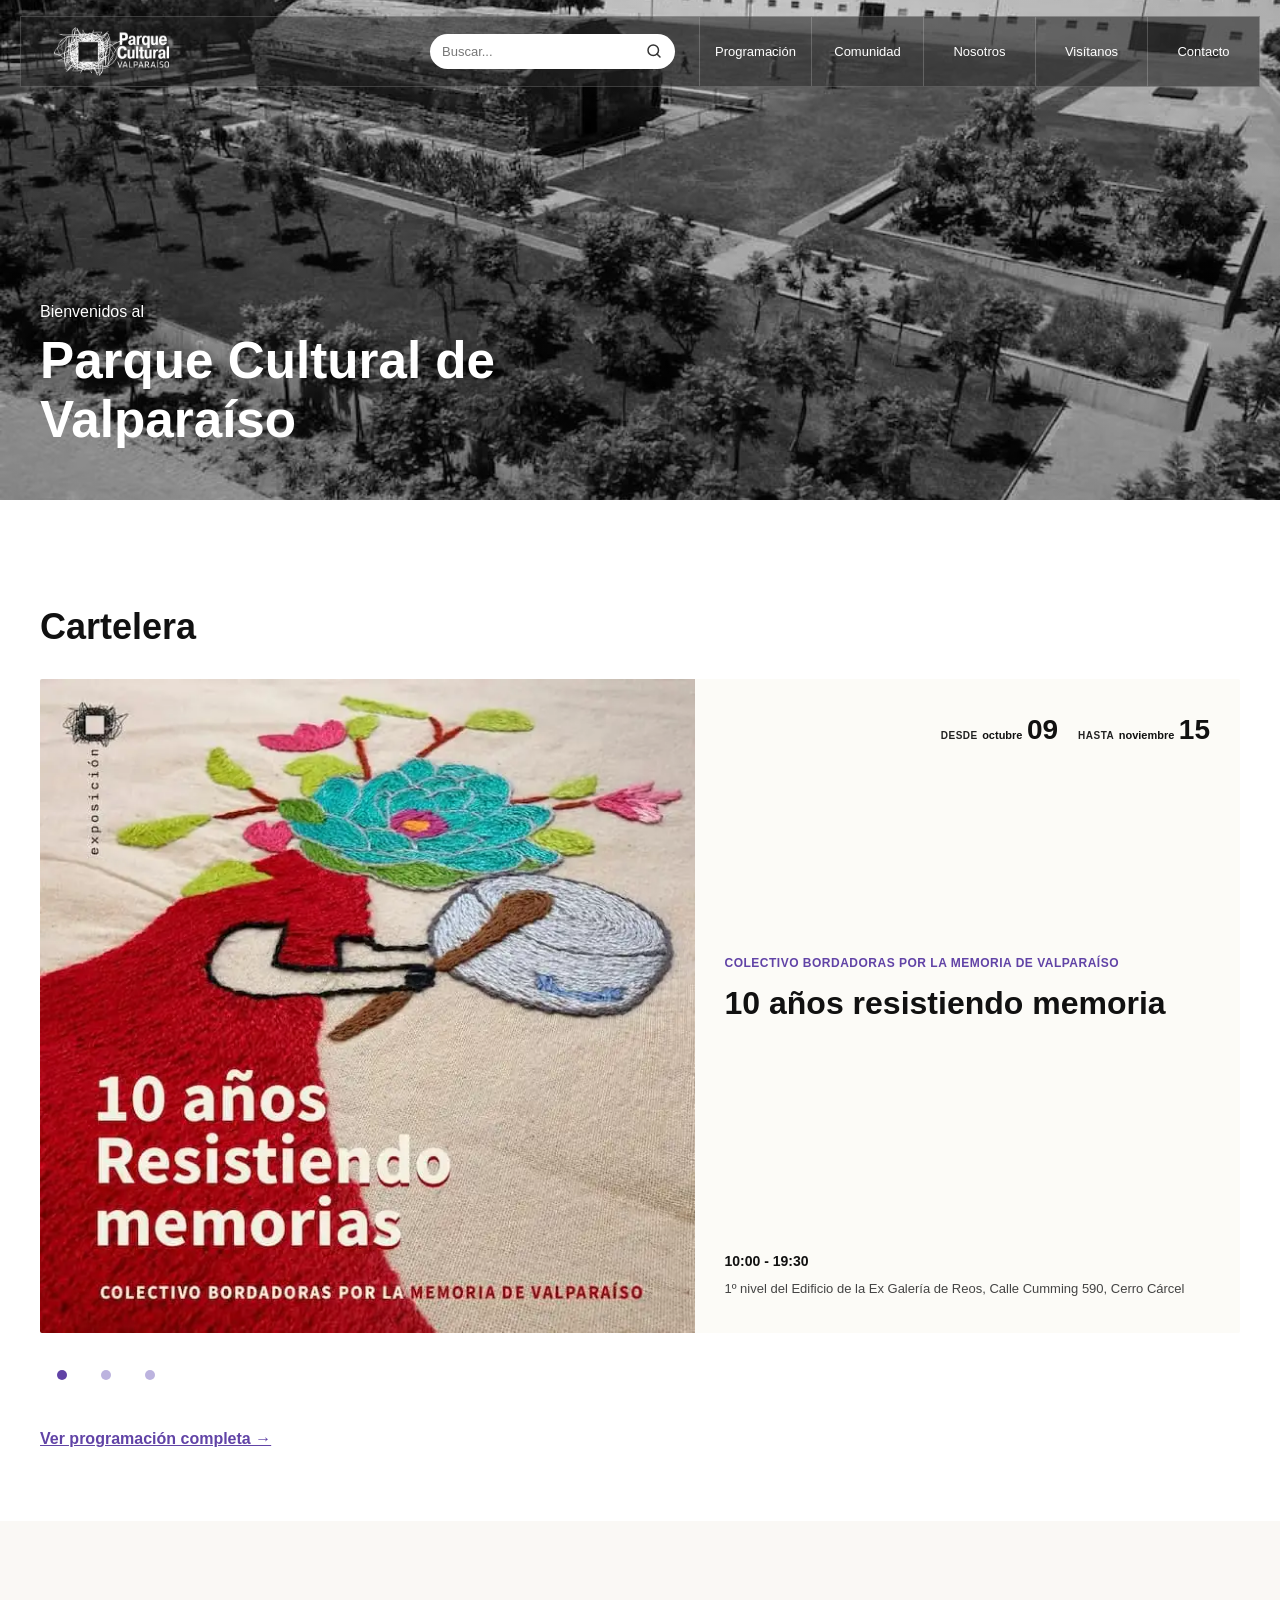
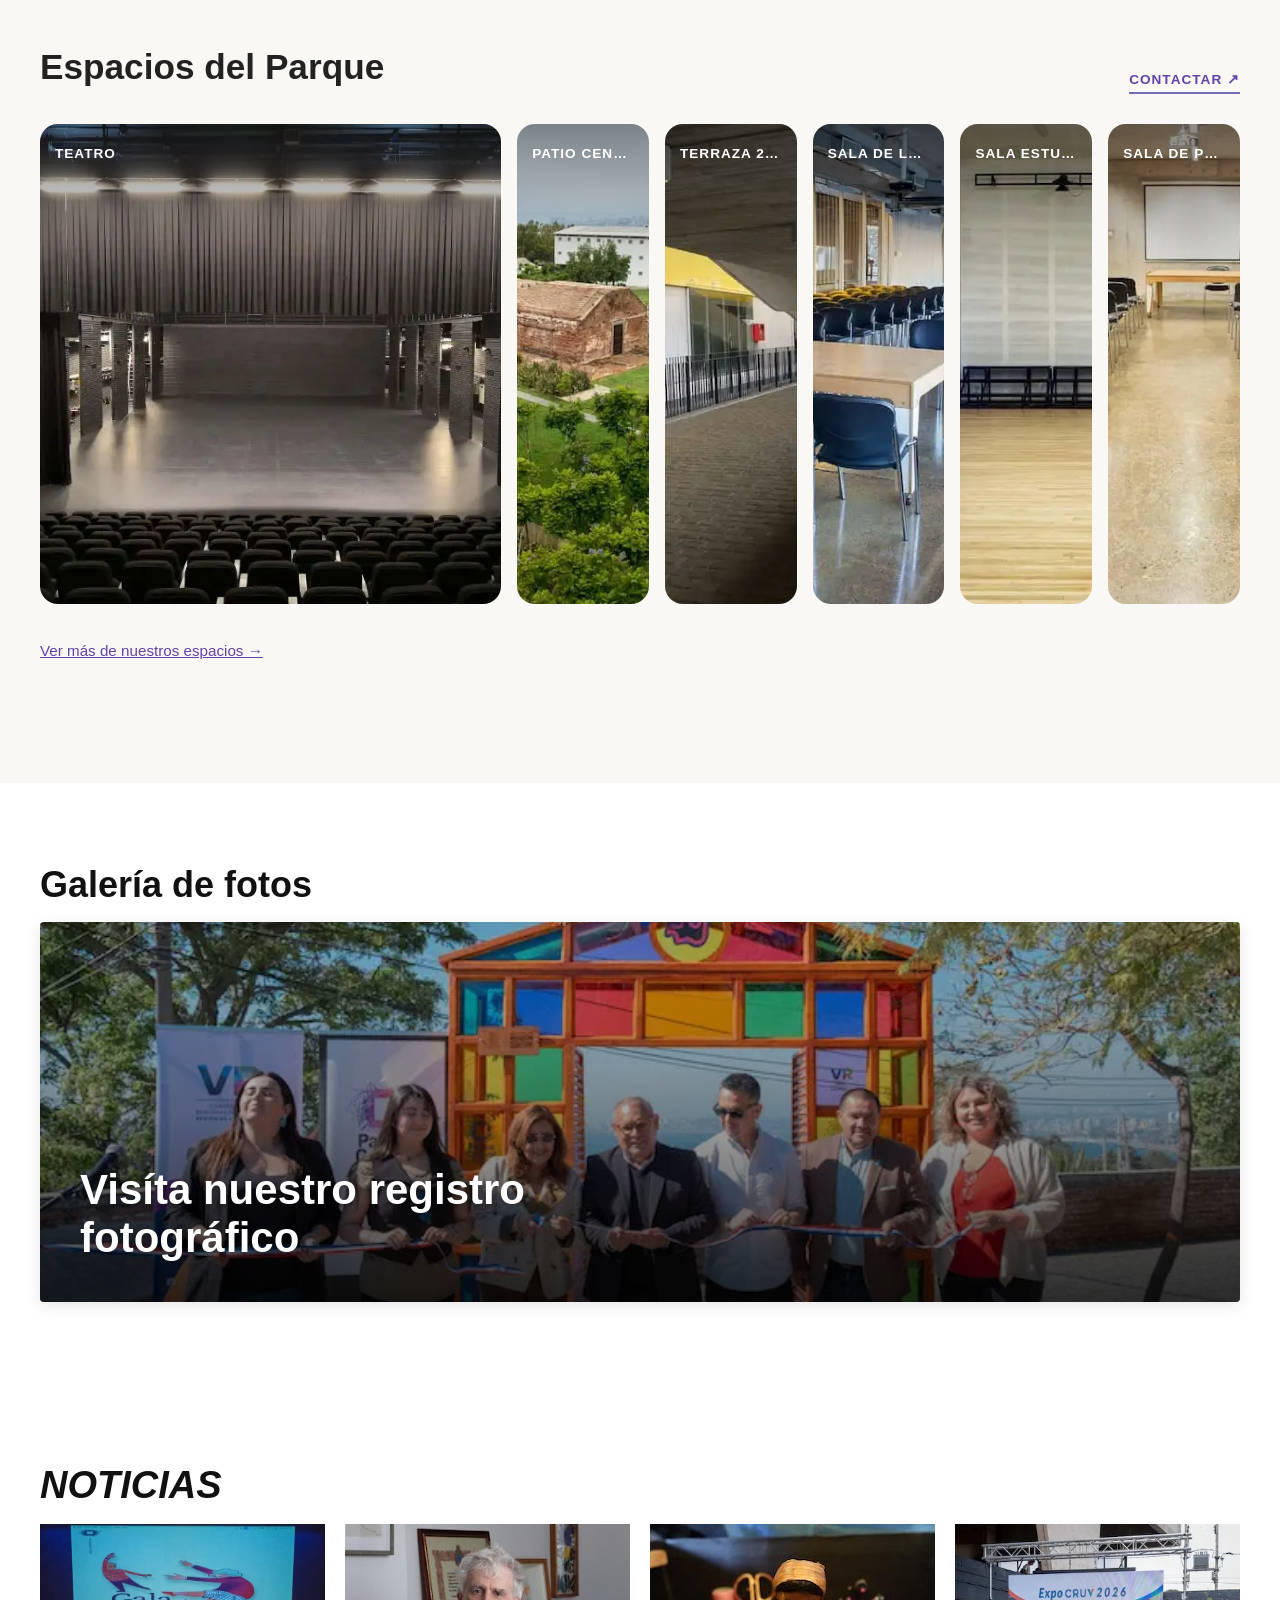
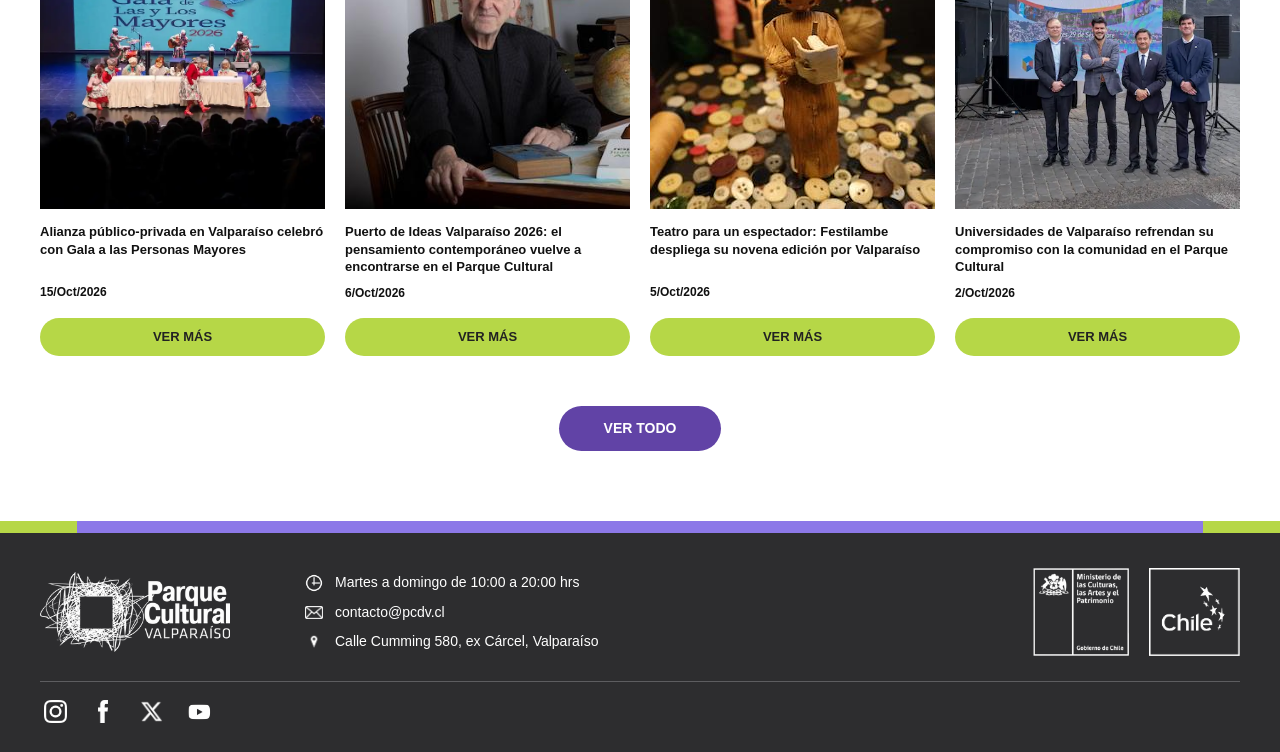
<file: index.html>
<!DOCTYPE html>
<html lang="es">

<head>
    <meta charset="UTF-8">
    <meta name="viewport" content="width=device-width, initial-scale=1.0">

    <meta name="description"
        content="Conoce las actividades, espacios y servicios del Parque Cultural de Valparaíso.">

    <title>Inicio | Parque Cultural de Valparaíso</title>

    <link rel="stylesheet" href="css/estilos.css">
    <script src="js/main.js" defer></script>
</head>

<body>

    <!-- HEADER Y PORTADA -->

    <div class="portada">

        <header class="header">

            <div class="header-contenido">

                <!-- LOGOTIPO -->

                <a href="index.html" class="logo"
                   aria-label="Parque Cultural de Valparaíso, ir al inicio">

                    <img
                        src="assets/imagenes/logo-parque-cultural.png"
                        alt="Parque Cultural de Valparaíso"
                        width="145"
                        height="61"
                    >

                </a>

                <!-- BUSCADOR -->

                <form class="buscador" role="search">

                    <label for="buscar" class="visualmente-oculto">
                        Buscar en el sitio
                    </label>

                    <input
                        type="search"
                        id="buscar"
                        name="q"
                        placeholder="Buscar..."
                    >

                    <button type="submit" aria-label="Buscar">
                        <svg
                            width="18"
                            height="18"
                            viewBox="0 0 24 24"
                            fill="none"
                            stroke="currentColor"
                            stroke-width="2"
                            stroke-linecap="round"
                            aria-hidden="true"
                        >
                            <circle cx="11" cy="11" r="7"></circle>
                            <path d="m20 20-4-4"></path>
                        </svg>
                    </button>

                </form>

                <!-- BOTÓN PARA MÓVILES -->

                <button
                    class="menu-toggle"
                    type="button"
                    aria-label="Abrir menú"
                    aria-expanded="false"
                    aria-controls="menu-principal"
                >
                    <span></span>
                    <span></span>
                    <span></span>
                </button>

                <!-- NAVEGACIÓN -->

                <nav
                    class="navegacion"
                    id="menu-principal"
                    aria-label="Navegación principal"
                >

                    <ul class="menu">

                        <li>
                            <a href="cartelera.html">
                                Programación
                            </a>
                        </li>

                        <li>
                            <a href="comunidad.html">
                                Comunidad
                            </a>
                        </li>

                        <li>
                            <a href="nosotros.html">
                                Nosotros
                            </a>
                        </li>

                        <li>
                            <a href="visita.html">
                                Visítanos
                            </a>
                        </li>

                        <li>
                            <a href="contacto.html">
                                Contacto
                            </a>
                        </li>

                    </ul>

                </nav>

            </div>

        </header>

        <!-- IMAGEN DE PORTADA -->

        <section class="hero" aria-labelledby="titulo-portada">

            <img
                src="assets/imagenes/portada-inicio.webp"
                alt="Imagen aerea del Parque Cultural de Valparaíso"
                class="hero-imagen"
                width="1600"
                height="900"
            >

            <div class="hero-contenido">

                <p class="hero-etiqueta">Bienvenidos al</p>

                <h1 id="titulo-portada">
                    Parque Cultural de Valparaíso
                </h1>

            </div>

        </section>

    </div>

    <!-- CONTENIDO PRINCIPAL -->

    <main>

      <!-- =====================================
             SECCIÓN: CARTELERA DESTACADA (HOME)
             ===================================== -->
        <!-- =====================================
             SECCIÓN: CARTELERA DESTACADA (HOME)
             ===================================== -->
        <section class="home-cartelera-destacada">

            <div class="contenedor">

                <h2>Cartelera</h2>

                <!-- CONTENEDOR DEL CARRUSEL -->
                <div class="carrusel-contenedor">

                    <!-- DIAPOSITIVA 1 (Activa por defecto) -->
                    <article class="cartelera-banner activa">
                        <div class="cartelera-banner-imagen">
                            <img src="assets/imagenes/10-anos-resistiendo-memoria.webp" alt="10 años Resistiendo memorias" loading="lazy">
                        </div>
                        <div class="cartelera-banner-info">
                            <div class="cartelera-fechas">
                                <div class="fecha-bloque">
                                    <span class="fecha-etiqueta">DESDE</span>
                                    <span class="fecha-mes">octubre</span>
                                    <span class="fecha-numero">09</span>
                                </div>
                                <div class="fecha-bloque">
                                    <span class="fecha-etiqueta">HASTA</span>
                                    <span class="fecha-mes">noviembre</span>
                                    <span class="fecha-numero">15</span>
                                </div>
                            </div>
                            <div class="cartelera-textos">
                                <span class="cartelera-organizacion">COLECTIVO BORDADORAS POR LA MEMORIA DE VALPARAÍSO</span>
                                <h3 class="cartelera-titulo">10 años resistiendo memoria</h3>
                            </div>
                            <div class="cartelera-datos-extra">
                                <span class="cartelera-horario">10:00 - 19:30</span>
                                <p class="cartelera-ubicacion">1º nivel del Edificio de la Ex Galería de Reos, Calle Cumming 590, Cerro Cárcel</p>
                            </div>
                        </div>
                    </article>

                    <!-- DIAPOSITIVA 2 -->
                    <article class="cartelera-banner">
                        <div class="cartelera-banner-imagen">
                            <img src="assets/imagenes/contar-el-maritorio.jpg" alt="Contar el maritorio" loading="lazy">
                        </div>
                        <div class="cartelera-banner-info">
                            <div class="cartelera-fechas">
                                <div class="fecha-bloque">
                                    <span class="fecha-etiqueta">DESDE</span>
                                    <span class="fecha-mes">octubre</span>
                                    <span class="fecha-numero">03</span>
                                </div>
                                <div class="fecha-bloque">
                                    <span class="fecha-etiqueta">HASTA</span>
                                    <span class="fecha-mes">noviembre</span>
                                    <span class="fecha-numero">08</span>
                                </div>
                            </div>
                            <div class="cartelera-textos">
                                <span class="cartelera-organizacion">VIVIANA SILVA FLORES</span>
                                <h3 class="cartelera-titulo">Contar el mar(itorio)</h3>
                            </div>
                            <div class="cartelera-datos-extra">
                                <span class="cartelera-horario">10:00 - 18:30</span>
                                <p class="cartelera-ubicacion">Sala Laboratorio, Calle Cumming 590, Cerro Cárcel</p>
                            </div>
                        </div>
                    </article>

                    <!-- DIAPOSITIVA 3 -->
                    <article class="cartelera-banner">
                        <div class="cartelera-banner-imagen">
                            <img src="assets/imagenes/donde-esta-valparaiso.jpg" alt="¿Dónde está Valparaíso?" loading="lazy">
                        </div>
                        <div class="cartelera-banner-info">
                            <div class="cartelera-fechas">
                                <div class="fecha-bloque">
                                    <span class="fecha-etiqueta">DESDE</span>
                                    <span class="fecha-mes">octubre</span>
                                    <span class="fecha-numero">10</span>
                                </div>
                                <div class="fecha-bloque">
                                    <span class="fecha-etiqueta">HASTA</span>
                                    <span class="fecha-mes">noviembre</span>
                                    <span class="fecha-numero">06</span>
                                </div>
                            </div>
                            <div class="cartelera-textos">
                                <span class="cartelera-organizacion">FESTIVAL INTERNACIONAL DE FOTOGRAFÍA DE VALPARAÍSO</span>
                                <h3 class="cartelera-titulo">FIFV: ¿Dónde está Valparaíso?</h3>
                            </div>
                            <div class="cartelera-datos-extra">
                                <span class="cartelera-horario">10:00 - 19:00</span>
                                <p class="cartelera-ubicacion">Parque Cultural de Valparaíso, Calle Cumming 590, Cerro Cárcel</p>
                            </div>
                        </div>
                    </article>

                </div>

                <!-- PUNTOS DEL CARRUSEL -->
                <div class="carrusel-indicadores" aria-label="Navegación de diapositivas">
                    <button class="punto activo" aria-label="Ver exposición 1"></button>
                    <button class="punto" aria-label="Ver exposición 2"></button>
                    <button class="punto" aria-label="Ver exposición 3"></button>
                </div>

                <!-- ENLACE A PROGRAMACIÓN COMPLETA -->
                <div class="cartelera-pie">
                    <a href="cartelera.html" class="enlace-ver-programacion">
                        Ver programación completa &rarr;
                    </a>
                </div>

            </div>

        </section>

<!-- =====================================
 	SECCIÓN: ESPACIOS DEL PARQUE
 	===================================== -->
<section class="home-espacios">
	<div class="contenedor">
   	 
    	<!-- ENCABEZADO DE LA SECCIÓN -->
    	<div class="espacios-header">
        	<div class="espacios-titulos">
            
            	<h2 class="espacios-titulo">Espacios del Parque</h2>
        	</div>
        	<a href="contacto.html" class="espacios-enlace-contacto">
            	CONTACTAR ↗
        	</a>
    	</div>

    	<!-- GALERÍA EXPANDIBLE -->
    	<div class="espacios-galeria">

        	<!-- TARJETA 1 (Activa por defecto con mayor ancho) -->
        	<article class="espacio-card activa">
            	<img src="assets/imagenes/espacios-teatro.webp" alt="Teatro" loading="lazy">
            	<div class="espacio-overlay">
                	<h3 class="espacio-nombre">TEATRO</h3>
            	</div>
        	</article>

        	<!-- TARJETA 2 -->
        	<article class="espacio-card">
            	<img src="assets/imagenes/espacios-patio-central.webp" alt="Patio Central" loading="lazy">
            	<div class="espacio-overlay">
                	<h3 class="espacio-nombre">PATIO CENTRAL</h3>
            	</div>
        	</article>

        	<!-- TARJETA 3 -->
        	<article class="espacio-card">
            	<img src="assets/imagenes/espacios-terraza2dopiso.webp" alt="Terraza 2° Piso" loading="lazy">
            	<div class="espacio-overlay">
                	<h3 class="espacio-nombre">TERRAZA 2° PISO</h3>
            	</div>
        	</article>

        	<!-- TARJETA 4 -->
        	<article class="espacio-card">
            	<img src="assets/imagenes/espacios-lectura.webp" alt="Sala de Lectura" loading="lazy">
            	<div class="espacio-overlay">
                	<h3 class="espacio-nombre">SALA DE LECTURA</h3>
            	</div>
        	</article>

        	<!-- TARJETA 5 -->
        	<article class="espacio-card">
            	<img src="assets/imagenes/espacios-estudio.webp" alt="Sala Estudio" loading="lazy">
            	<div class="espacio-overlay">
                	<h3 class="espacio-nombre">SALA ESTUDIO</h3>
            	</div>
        	</article>

        	<!-- TARJETA 6 -->
        	<article class="espacio-card">
            	<img src="assets/imagenes/espacios-proyeccion.webp" alt="Sala de Proyección" loading="lazy">
            	<div class="espacio-overlay">
                	<h3 class="espacio-nombre">SALA DE PROYECCIÓN</h3>
            	</div>
        	</article>

    	</div>

		<!-- ENLACE VER MÁS ESPACIOS -->
        <div class="espacios-pie">
            <a href="espacios.html" class="enlace-ver-espacios">
                Ver más de nuestros espacios &rarr;
            </a>
        </div>

	</div>
</section>

        
        <!-- =====================================
             SECCIÓN: GALERÍA DE FOTOS 
             ===================================== -->
        <section class="home-galeria-seccion">

            <div class="contenedor">

                <h2 class="titulo-galeria-home">Galería de fotos</h2>

                <!-- BANNER INTERACTIVO CON ENLACE -->
                <a href="galeria.html" class="galeria-banner-link" aria-label="Ir a la galería de fotos">
                    
                    <div class="galeria-banner-imagen">
                        <img src="assets/imagenes/galeria-registro.webp" alt="Registro fotográfico del Parque Cultural" loading="lazy">
                    </div>

                    <!-- CAPA OSCURA Y TEXTO -->
                    <div class="galeria-banner-overlay">
                        <h3 class="galeria-banner-texto">Visíta nuestro registro fotográfico</h3>
                    </div>

                </a>

            </div>

        </section>

<!-- =====================================
             SECCIÓN: NOTICIAS
             ===================================== -->
        <section class="home-noticias">

            <div class="contenedor">

                <h2 class="titulo-noticias">NOTICIAS</h2>

                <!-- GRILLA DE 4 NOTICIAS -->
                <div class="noticias-grid">

                    <!-- NOTICIA 1 -->
                    <article class="noticia-card">
                        <div class="noticia-imagen">
                            <img src="assets/imagenes/noticia-1.webp" alt="Gala a las Personas Mayores" loading="lazy">
                        </div>
                        <div class="noticia-cuerpo">
                            <h3 class="noticia-titulo">Alianza público-privada en Valparaíso celebró con Gala a las Personas Mayores</h3>
                            <span class="noticia-fecha">15/Oct/2026</span>
                            <a href="#" class="btn-ver-mas-noticia">VER MÁS</a>
                        </div>
                    </article>

                    <!-- NOTICIA 2 -->
                    <article class="noticia-card">
                        <div class="noticia-imagen">
                            <img src="assets/imagenes/noticia-2.jpg" alt="Puerto de Ideas Valparaíso 2026" loading="lazy">
                        </div>
                        <div class="noticia-cuerpo">
                            <h3 class="noticia-titulo">Puerto de Ideas Valparaíso 2026: el pensamiento contemporáneo vuelve a encontrarse en el Parque Cultural</h3>
                            <span class="noticia-fecha">6/Oct/2026</span>
                            <a href="#" class="btn-ver-mas-noticia">VER MÁS</a>
                        </div>
                    </article>

                    <!-- NOTICIA 3 -->
                    <article class="noticia-card">
                        <div class="noticia-imagen">
                            <img src="assets/imagenes/noticia-3.jpg" alt="Festilambe" loading="lazy">
                        </div>
                        <div class="noticia-cuerpo">
                            <h3 class="noticia-titulo">Teatro para un espectador: Festilambe despliega su novena edición por Valparaíso</h3>
                            <span class="noticia-fecha">5/Oct/2026</span>
                            <a href="#" class="btn-ver-mas-noticia">VER MÁS</a>
                        </div>
                    </article>

                    <!-- NOTICIA 4 -->
                    <article class="noticia-card">
                        <div class="noticia-imagen">
                            <img src="assets/imagenes/noticia-4.webp" alt="Expo CRUV 2026" loading="lazy">
                        </div>
                        <div class="noticia-cuerpo">
                            <h3 class="noticia-titulo">Universidades de Valparaíso refrendan su compromiso con la comunidad en el Parque Cultural</h3>
                            <span class="noticia-fecha">2/Oct/2026</span>
                            <a href="#" class="btn-ver-mas-noticia">VER MÁS</a>
                        </div>
                    </article>

                </div>

                <!-- BOTÓN PRINCIPAL VER TODO -->
                <div class="noticias-pie">
                    <a href="#" class="btn-ver-todo-noticias">VER TODO</a>
                </div>

            </div>

        </section>
  
    </main>

  
<!-- =====================================
     FOOTER INSTITUCIONAL
     ===================================== -->

<footer class="footer">

    <!-- 1. Franja decorativa superior -->
    <div class="footer-franja" aria-hidden="true"></div>

    <div class="footer-contenedor">

        <!-- 2. Información principal -->
        <div class="footer-principal">

            <!-- Logo del Parque Cultural -->
            <div class="footer-marca">

                <a href="index.html"
                   aria-label="Volver al inicio del Parque Cultural">

                    <img
                        src="assets/imagenes/logo-parque-cultural.png"
                        alt="Parque Cultural de Valparaíso"
                        width="190"
                        height="80"
                    >

                </a>

            </div>

            <!-- 3. Información de contacto -->
            <div class="footer-informacion">

                <!-- Horario -->
                <div class="footer-dato">

                    <img
                        src="assets/imagenes/icono-horario.png"
                        alt=""
                        class="footer-icono-img"
                        width="18"
                        height="18"
                    >

                    <span>
                        Martes a domingo de 10:00 a 20:00 hrs
                    </span>

                </div>

                <!-- Correo -->
                <div class="footer-dato">

                    <img
                        src="assets/imagenes/icono-correo.png"
                        alt=""
                        class="footer-icono-img"
                        width="18"
                        height="18"
                    >

                    <a href="mailto:contacto@pcdv.cl">
                        contacto@pcdv.cl
                    </a>

                </div>

                <!-- Dirección -->
                <div class="footer-dato">

                    <img
                        src="assets/imagenes/icono-ubicacion.png"
                        alt=""
                        class="footer-icono-img"
                        width="18"
                        height="18"
                    >

                    <span>
                        Calle Cumming 580, ex Cárcel, Valparaíso
                    </span>

                </div>

            </div>

            <!-- 4. Logotipos institucionales -->
            <div class="footer-instituciones">

                <img
                    src="assets/imagenes/logo-ministerio.png"
                    alt="Ministerio de las Culturas, las Artes y el Patrimonio"
                    class="logo-ministerio"
                >

                <img
                    src="assets/imagenes/logo-chile.png"
                    alt="Chile"
                    class="logo-chile"
                >

            </div>

        </div>

        <!-- 5. Línea divisoria -->
        <hr class="footer-separador">

        <!-- 6. Redes sociales -->
        <nav class="footer-redes" aria-label="Redes sociales">

            <a
                href="https://www.instagram.com/parqueculturaldevalparaiso/"
                aria-label="Instagram del Parque Cultural"
            >
                <img
                    src="assets/imagenes/icono-instagram.png"
                    alt=""
                    class="footer-red-icono"
                >
            </a>

            <a
                href="https://www.facebook.com/parqueculturaldevalparaiso/"
                aria-label="Facebook del Parque Cultural"
            >
                <img
                    src="assets/imagenes/icono-facebook.png"
                    alt=""
                    class="footer-red-icono"
                >
            </a>

            <a
                href="https://x.com/parquecultural"
                aria-label="X del Parque Cultural"
            >
                <img
                    src="assets/imagenes/icono-x.png"
                    alt=""
                    class="footer-red-icono"
                >
            </a>

            <a
                href="https://www.youtube.com/user/comunicacionesPCdV"
                aria-label="YouTube del Parque Cultural"
            >
                <img
                    src="assets/imagenes/icono-youtube.png"
                    alt=""
                    class="footer-red-icono"
                >
            </a>

        </nav>

    </div>

</footer>
  


</body>
</html>
</file>
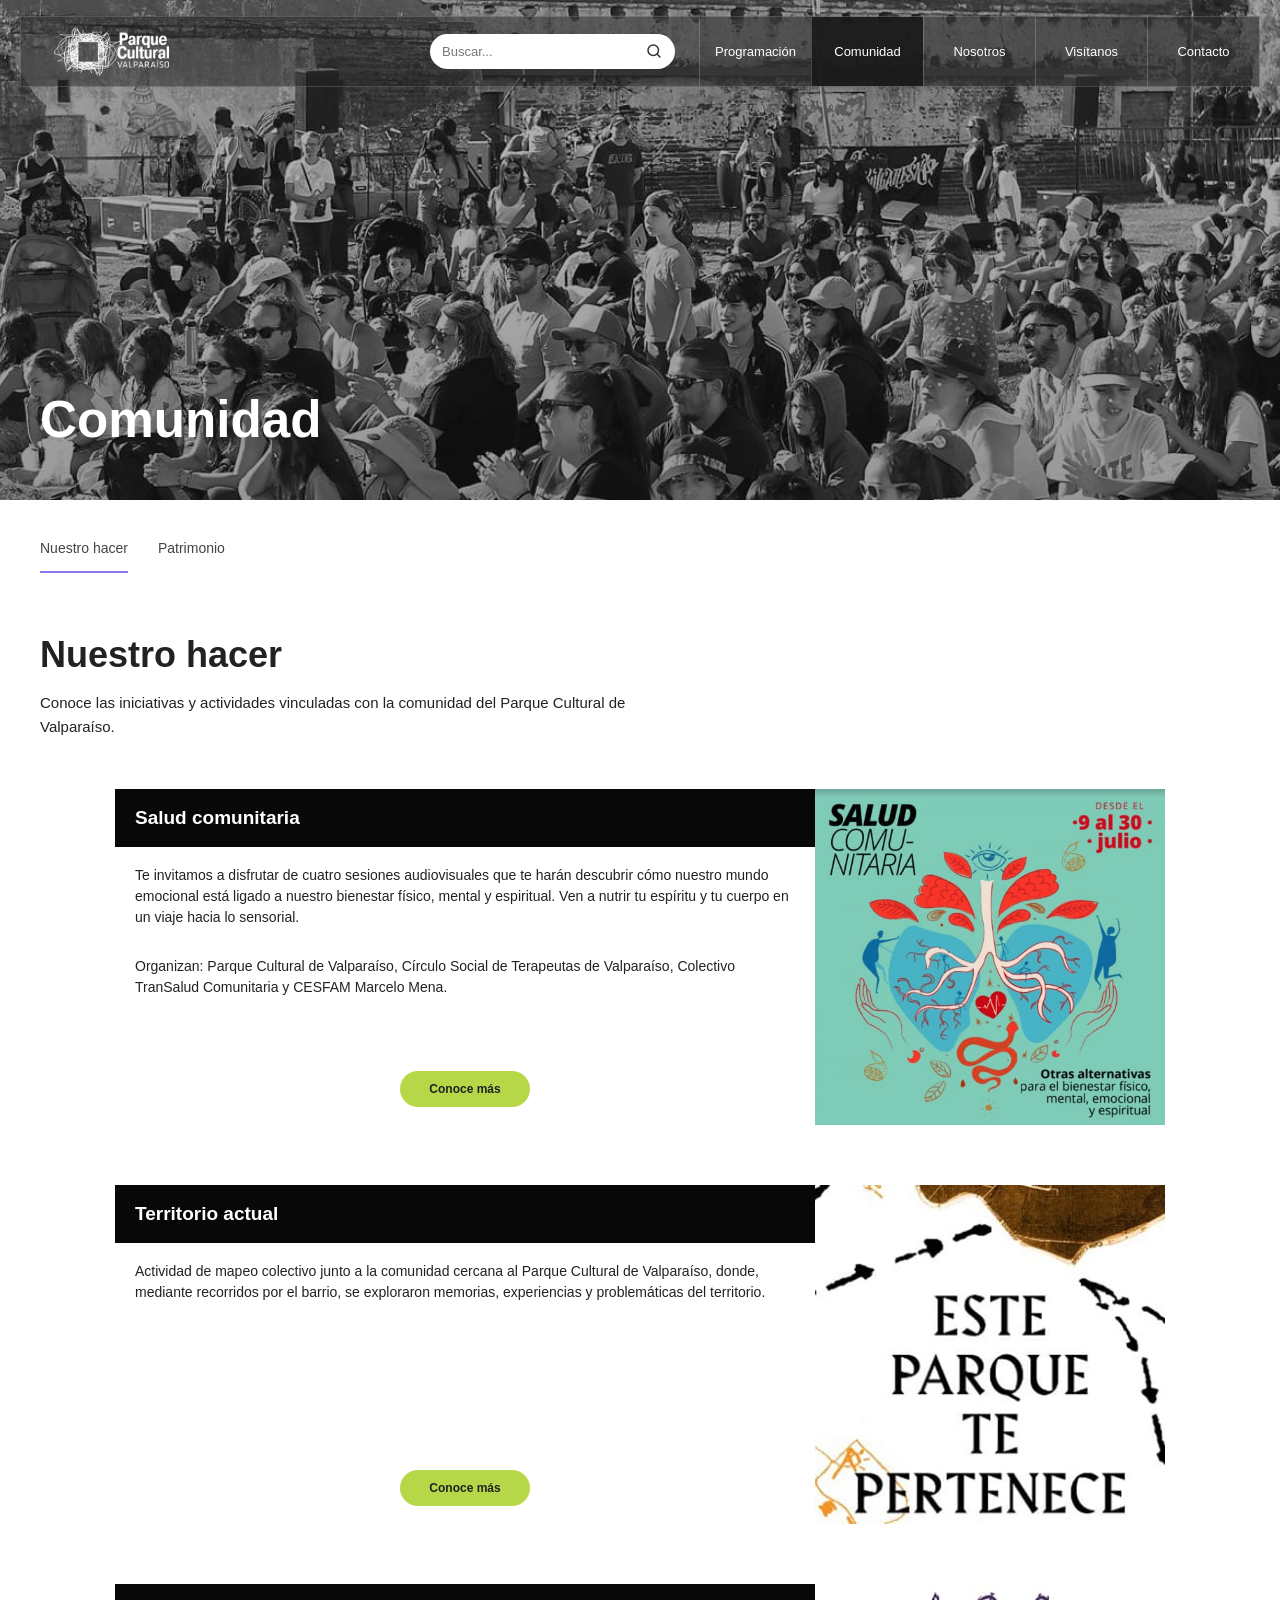
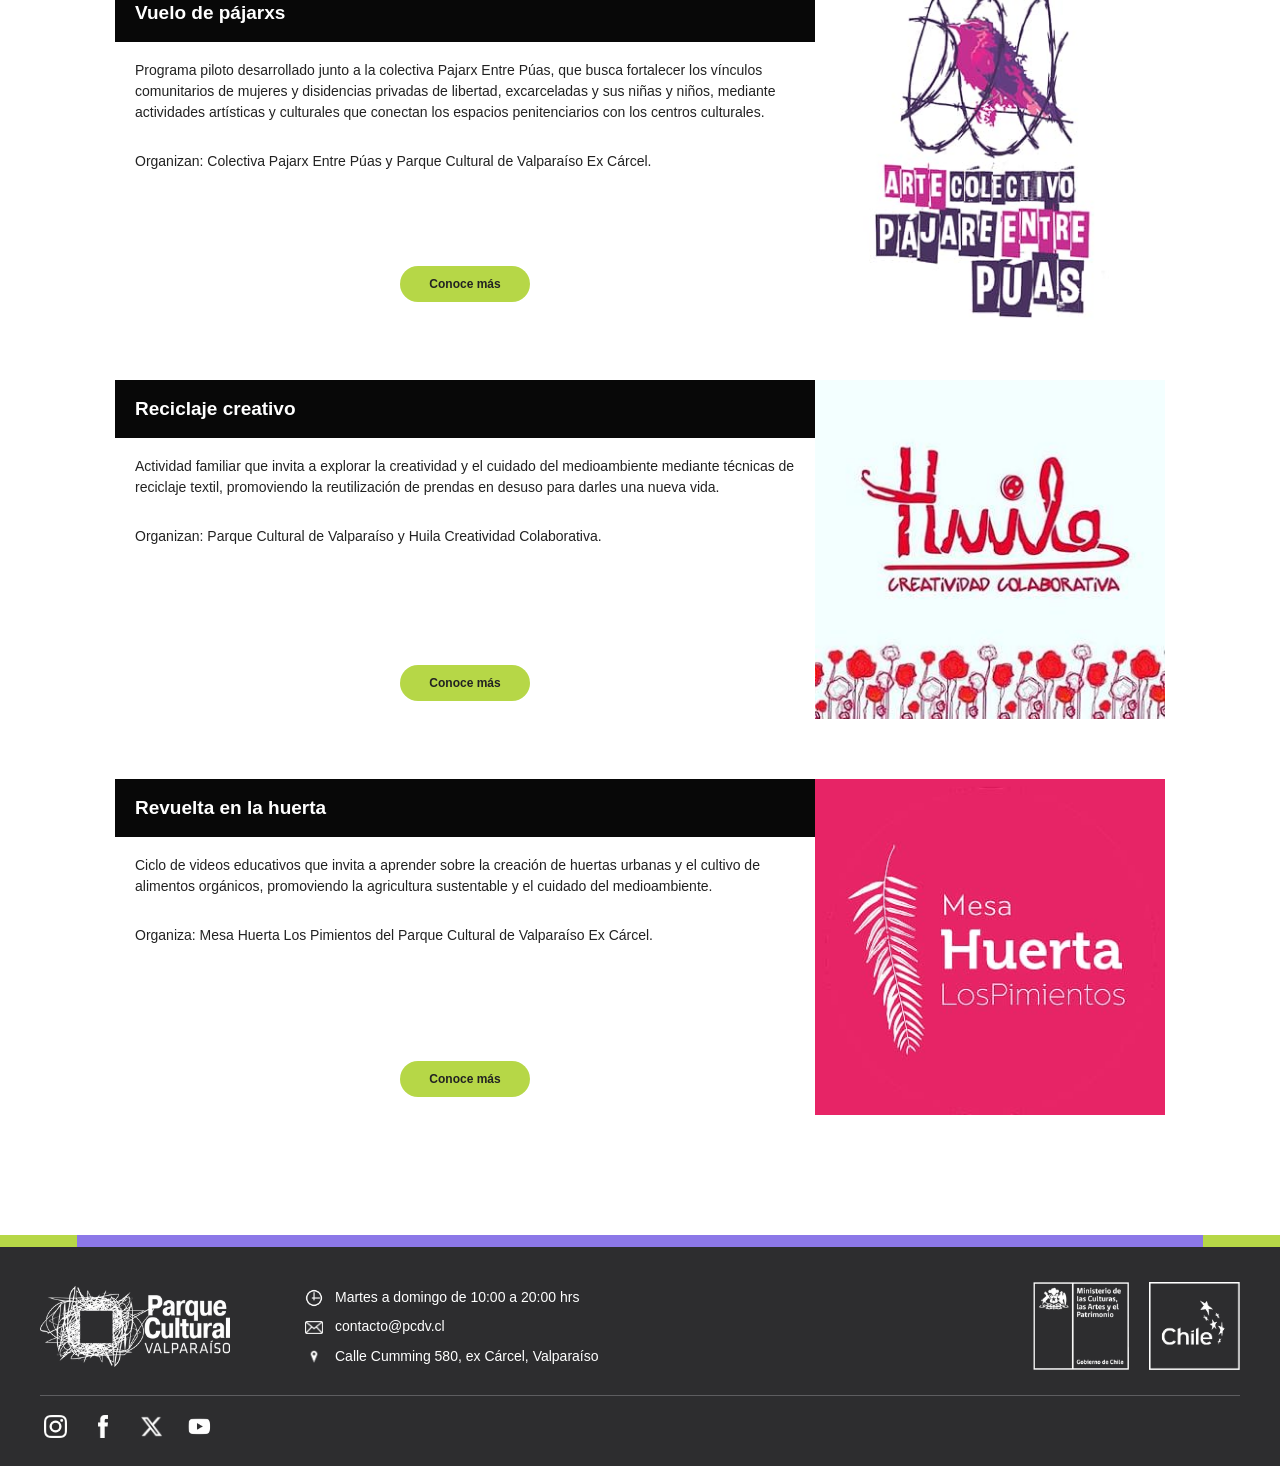
<file: comunidad.html>
<!DOCTYPE html>
<html lang="es">

<head>
    <!-- CONFIGURACIÓN GENERAL -->
    <meta charset="UTF-8">
    <meta name="viewport"
          content="width=device-width, initial-scale=1.0">

    <meta name="description"
          content="Conoce las iniciativas comunitarias del Parque Cultural de Valparaíso: salud comunitaria, territorio, arte y creación colectiva.">

    <title>Comunidad | Parque Cultural de Valparaíso</title>

    <!-- CSS COMPARTIDO -->
    <link rel="stylesheet" href="css/estilos.css">

    <!-- JAVASCRIPT COMPARTIDO -->
    <script src="js/main.js" defer></script>
</head>

<body>

    <!-- =====================================
         1. HEADER Y PORTADA
         ===================================== -->

    <div class="portada">

        <header class="header">

            <div class="header-contenido">

                <!-- LOGOTIPO -->
                <a href="index.html"
                   class="logo"
                   aria-label="Ir al inicio del Parque Cultural">

                    <img
                        src="assets/imagenes/logo-parque-cultural.png"
                        alt="Parque Cultural de Valparaíso"
                        width="145"
                        height="61"
                    >
                </a>

                <!-- BUSCADOR -->
                <form class="buscador" role="search">

                    <label for="buscar" class="visualmente-oculto">
                        Buscar en el sitio
                    </label>

                    <input
                        type="search"
                        id="buscar"
                        name="q"
                        placeholder="Buscar..."
                    >

                    <button type="submit" aria-label="Buscar">
                        <svg
                            width="18"
                            height="18"
                            viewBox="0 0 24 24"
                            fill="none"
                            stroke="currentColor"
                            stroke-width="2"
                            stroke-linecap="round"
                            aria-hidden="true"
                        >
                            <circle cx="11" cy="11" r="7"></circle>
                            <path d="m20 20-4-4"></path>
                        </svg>
                    </button>

                </form>

                <!-- BOTÓN MENÚ MÓVIL -->
                <button
                    class="menu-toggle"
                    type="button"
                    aria-label="Abrir menú"
                    aria-expanded="false"
                    aria-controls="menu-principal"
                >
                    <span></span>
                    <span></span>
                    <span></span>
                </button>

                <!-- NAVEGACIÓN PRINCIPAL -->
                <nav
                    class="navegacion"
                    id="menu-principal"
                    aria-label="Navegación principal"
                >

                    <ul class="menu">

                        <li>
                            <a href="cartelera.html">
                                Programación
                            </a>
                        </li>

                        <li>
                            <a href="comunidad.html"
                               aria-current="page">
                                Comunidad
                            </a>
                        </li>

                        <li>
                            <a href="nosotros.html">
                                Nosotros
                            </a>
                        </li>

                        <li>
                            <a href="visita.html">
                                Visítanos
                            </a>
                        </li>

                        <li>
                            <a href="contacto.html">
                                Contacto
                            </a>
                        </li>

                    </ul>

                </nav>

            </div>

        </header>

        <!-- FOTOGRAFÍA DE PORTADA -->
        <section class="hero"
                 aria-labelledby="titulo-comunidad">

            <img
                src="assets/imagenes/portada-comunidad.jpg"
                alt="Actividades comunitarias del Parque Cultural de Valparaíso"
                class="hero-imagen"
                width="1600"
                height="900"
            >

            <div class="hero-contenido">

                <h1 id="titulo-comunidad">
                    Comunidad
                </h1>

            </div>

        </section>

    </div>


    <!-- =====================================
         2. CONTENIDO PRINCIPAL
         ===================================== -->

    <main class="pagina-comunidad">

        <!-- NAVEGACIÓN SECUNDARIA -->
        <nav
            class="submenu-paginas"
            aria-label="Secciones de Comunidad"
        >

            <a href="comunidad.html"
               aria-current="page">
                Nuestro hacer
            </a>

            <a href="patrimonio.html">
                Patrimonio
            </a>

        </nav>


        <div class="contenedor">

            <!-- INTRODUCCIÓN -->
            <section class="comunidad-introduccion">

                <h2>Nuestro hacer</h2>

                <p>
                    Conoce las iniciativas y actividades
                    vinculadas con la comunidad del
                    Parque Cultural de Valparaíso.
                </p>

            </section>


            <!-- =================================
                 PROYECTO 1: SALUD COMUNITARIA
                 ================================= -->

            <article class="comunidad-proyecto">

                <div class="comunidad-proyecto-texto">

                    <h3>Salud comunitaria</h3>

                    <p>
                        Te invitamos a disfrutar de cuatro
                        sesiones audiovisuales que te harán
                        descubrir cómo nuestro mundo emocional
                        está ligado a nuestro bienestar físico,
                        mental y espiritual. Ven a nutrir tu
                        espíritu y tu cuerpo en un viaje hacia
                        lo sensorial.
                    </p>

                    <p>
                        Organizan: Parque Cultural de Valparaíso,
                        Círculo Social de Terapeutas de Valparaíso,
                        Colectivo TranSalud Comunitaria y
                        CESFAM Marcelo Mena.
                    </p>

                    <details class="proyecto-detalle">

                        <summary>Conoce más</summary>

                        <p>
                            Explora otras alternativas para
                            el bienestar a través de las
                            actividades de salud comunitaria.
                        </p>

                    </details>

                </div>

                <div class="comunidad-proyecto-imagen">

                    <img
                        src="assets/imagenes/salud-comunitaria.jpg"
                        alt="Afiche ilustrado de Salud Comunitaria"
                        width="500"
                        height="480"
                        loading="lazy"
                    >

                </div>

            </article>


            <!-- =================================
                 PROYECTO 2: TERRITORIO ACTUAL
                 ================================= -->

            <article class="comunidad-proyecto">

                <div class="comunidad-proyecto-texto">

                    <h3>Territorio actual</h3>

                    <p>
                        Actividad de mapeo colectivo junto a la
                        comunidad cercana al Parque Cultural
                        de Valparaíso, donde, mediante recorridos
                        por el barrio, se exploraron memorias,
                        experiencias y problemáticas del territorio.
                    </p>

                    <details class="proyecto-detalle">

                        <summary>Conoce más</summary>

                        <p>
                            La iniciativa invita a pensar
                            el parque como un lugar de
                            encuentro y pertenencia.
                        </p>

                    </details>

                </div>

                <div class="comunidad-proyecto-imagen">

                    <img
                        src="assets/imagenes/territorio-actual.jpg"
                        alt="Gráfica con el mensaje Este parque te pertenece"
                        width="358"
                        height="347"
                        loading="lazy"
                    >

                </div>

            </article>


            <!-- =================================
                 PROYECTO 3: VUELO DE PÁJARXS
                 ================================= -->

            <article class="comunidad-proyecto">

                <div class="comunidad-proyecto-texto">

                    <h3>Vuelo de pájarxs</h3>

                    <p>
                        Programa piloto desarrollado junto a la
                        colectiva Pajarx Entre Púas, que busca
                        fortalecer los vínculos comunitarios de
                        mujeres y disidencias privadas de libertad,
                        excarceladas y sus niñas y niños, mediante
                        actividades artísticas y culturales que
                        conectan los espacios penitenciarios
                        con los centros culturales.
                    </p>

                    <p>
                        Organizan: Colectiva Pajarx Entre Púas
                        y Parque Cultural de Valparaíso Ex Cárcel.
                    </p>

                    <details class="proyecto-detalle">

                        <summary>Conoce más</summary>

                        <p>
                            Conoce la gráfica y el trabajo
                            creativo asociado a esta
                            iniciativa colectiva.
                        </p>

                    </details>

                </div>

                <div class="comunidad-proyecto-imagen">

                    <img
                        src="assets/imagenes/vuelo-pajarxs.jpg"
                        alt="Gráfica Arte colectivo Pájare entre Púas"
                        width="362"
                        height="347"
                        loading="lazy"
                    >

                </div>

            </article>


            <!-- =================================
                 PROYECTO 4: RECICLAJE CREATIVO
                 ================================= -->

            <article class="comunidad-proyecto">

                <div class="comunidad-proyecto-texto">

                    <h3>Reciclaje creativo</h3>

                    <p>
                        Actividad familiar que invita a explorar
                        la creatividad y el cuidado del medioambiente
                        mediante técnicas de reciclaje textil,
                        promoviendo la reutilización de prendas
                        en desuso para darles una nueva vida.
                    </p>

                    <p>
                        Organizan: Parque Cultural de Valparaíso
                        y Huila Creatividad Colaborativa.
                    </p>

                    <details class="proyecto-detalle">

                        <summary>Conoce más</summary>

                        <p>
                            Huila propone explorar procesos
                            creativos mediante el trabajo
                            colaborativo.
                        </p>

                    </details>

                </div>

                <div class="comunidad-proyecto-imagen">

                    <img
                        src="assets/imagenes/huila-taller.jpg"
                        alt="Gráfica Huila, creatividad colaborativa"
                        width="358"
                        height="347"
                        loading="lazy"
                    >

                </div>

            </article>


            <!-- =================================
                 PROYECTO 5: REVUELTA EN LA HUERTA
                 ================================= -->

            <article class="comunidad-proyecto">

                <div class="comunidad-proyecto-texto">

                    <h3>Revuelta en la huerta</h3>

                    <p>
                        Ciclo de videos educativos que invita
                        a aprender sobre la creación de huertas
                        urbanas y el cultivo de alimentos orgánicos,
                        promoviendo la agricultura sustentable
                        y el cuidado del medioambiente.
                    </p>

                    <p>
                        Organiza: Mesa Huerta Los Pimientos
                        del Parque Cultural de Valparaíso Ex Cárcel.
                    </p>

                    <details class="proyecto-detalle">

                        <summary>Conoce más</summary>

                        <p>
                            La iniciativa se vincula con
                            el encuentro comunitario y
                            las prácticas de huerta.
                        </p>

                    </details>

                </div>

                <div class="comunidad-proyecto-imagen">

                    <img
                        src="assets/imagenes/revuelta-huerta.jpg"
                        alt="Gráfica Mesa Huerta Los Pimientos"
                        width="358"
                        height="344"
                        loading="lazy"
                    >

                </div>

            </article>

        </div>

    </main>


    <!-- =====================================
         3. FOOTER INSTITUCIONAL
         ===================================== -->

    <footer class="footer">

        <!-- FRANJA DECORATIVA -->
        <div class="footer-franja"
             aria-hidden="true"></div>

        <div class="footer-contenedor">

            <div class="footer-principal">

                <!-- LOGOTIPO PRINCIPAL -->
                <div class="footer-marca">

                    <a href="index.html"
                       aria-label="Volver al inicio">

                        <img
                            src="assets/imagenes/logo-parque-cultural.png"
                            alt="Parque Cultural de Valparaíso"
                            width="190"
                            height="80"
                        >

                    </a>

                </div>

                <!-- DATOS DE CONTACTO -->
                <div class="footer-informacion">

                    <!-- HORARIO -->
                    <div class="footer-dato">

                        <img
                            src="assets/imagenes/icono-horario.png"
                            alt=""
                            class="footer-icono-img"
                            width="18"
                            height="18"
                        >

                        <span>
                            Martes a domingo de 10:00 a 20:00 hrs
                        </span>

                    </div>

                    <!-- CORREO -->
                    <div class="footer-dato">

                        <img
                            src="assets/imagenes/icono-correo.png"
                            alt=""
                            class="footer-icono-img"
                            width="18"
                            height="18"
                        >

                        <a href="mailto:contacto@pcdv.cl">
                            contacto@pcdv.cl
                        </a>

                    </div>

                    <!-- UBICACIÓN -->
                    <div class="footer-dato">

                        <img
                            src="assets/imagenes/icono-ubicacion.png"
                            alt=""
                            class="footer-icono-img"
                            width="18"
                            height="18"
                        >

                        <span>
                            Calle Cumming 580, ex Cárcel, Valparaíso
                        </span>

                    </div>

                </div>

                <!-- LOGOTIPOS INSTITUCIONALES -->
                <div class="footer-instituciones">

                    <img
                        src="assets/imagenes/logo-ministerio.png"
                        alt="Ministerio de las Culturas, las Artes y el Patrimonio"
                        class="logo-ministerio"
                    >

                    <img
                        src="assets/imagenes/logo-chile.png"
                        alt="Chile"
                        class="logo-chile"
                    >

                </div>

            </div>

            <!-- LÍNEA DIVISORIA -->
            <hr class="footer-separador">

            <!-- REDES SOCIALES -->
            <nav class="footer-redes"
                 aria-label="Redes sociales">

                <a href="https://www.instagram.com/"
                   aria-label="Instagram del Parque Cultural">

                    <img
                        src="assets/imagenes/icono-instagram.png"
                        alt=""
                        class="footer-red-icono"
                    >

                </a>

                <a href="https://www.facebook.com/"
                   aria-label="Facebook del Parque Cultural">

                    <img
                        src="assets/imagenes/icono-facebook.png"
                        alt=""
                        class="footer-red-icono"
                    >

                </a>

                <a href="https://x.com/"
                   aria-label="X del Parque Cultural">

                    <img
                        src="assets/imagenes/icono-x.png"
                        alt=""
                        class="footer-red-icono"
                    >

                </a>

                <a href="https://www.youtube.com/"
                   aria-label="YouTube del Parque Cultural">

                    <img
                        src="assets/imagenes/icono-youtube.png"
                        alt=""
                        class="footer-red-icono"
                    >

                </a>

            </nav>

        </div>

    </footer>

</body>
</html>
</file>
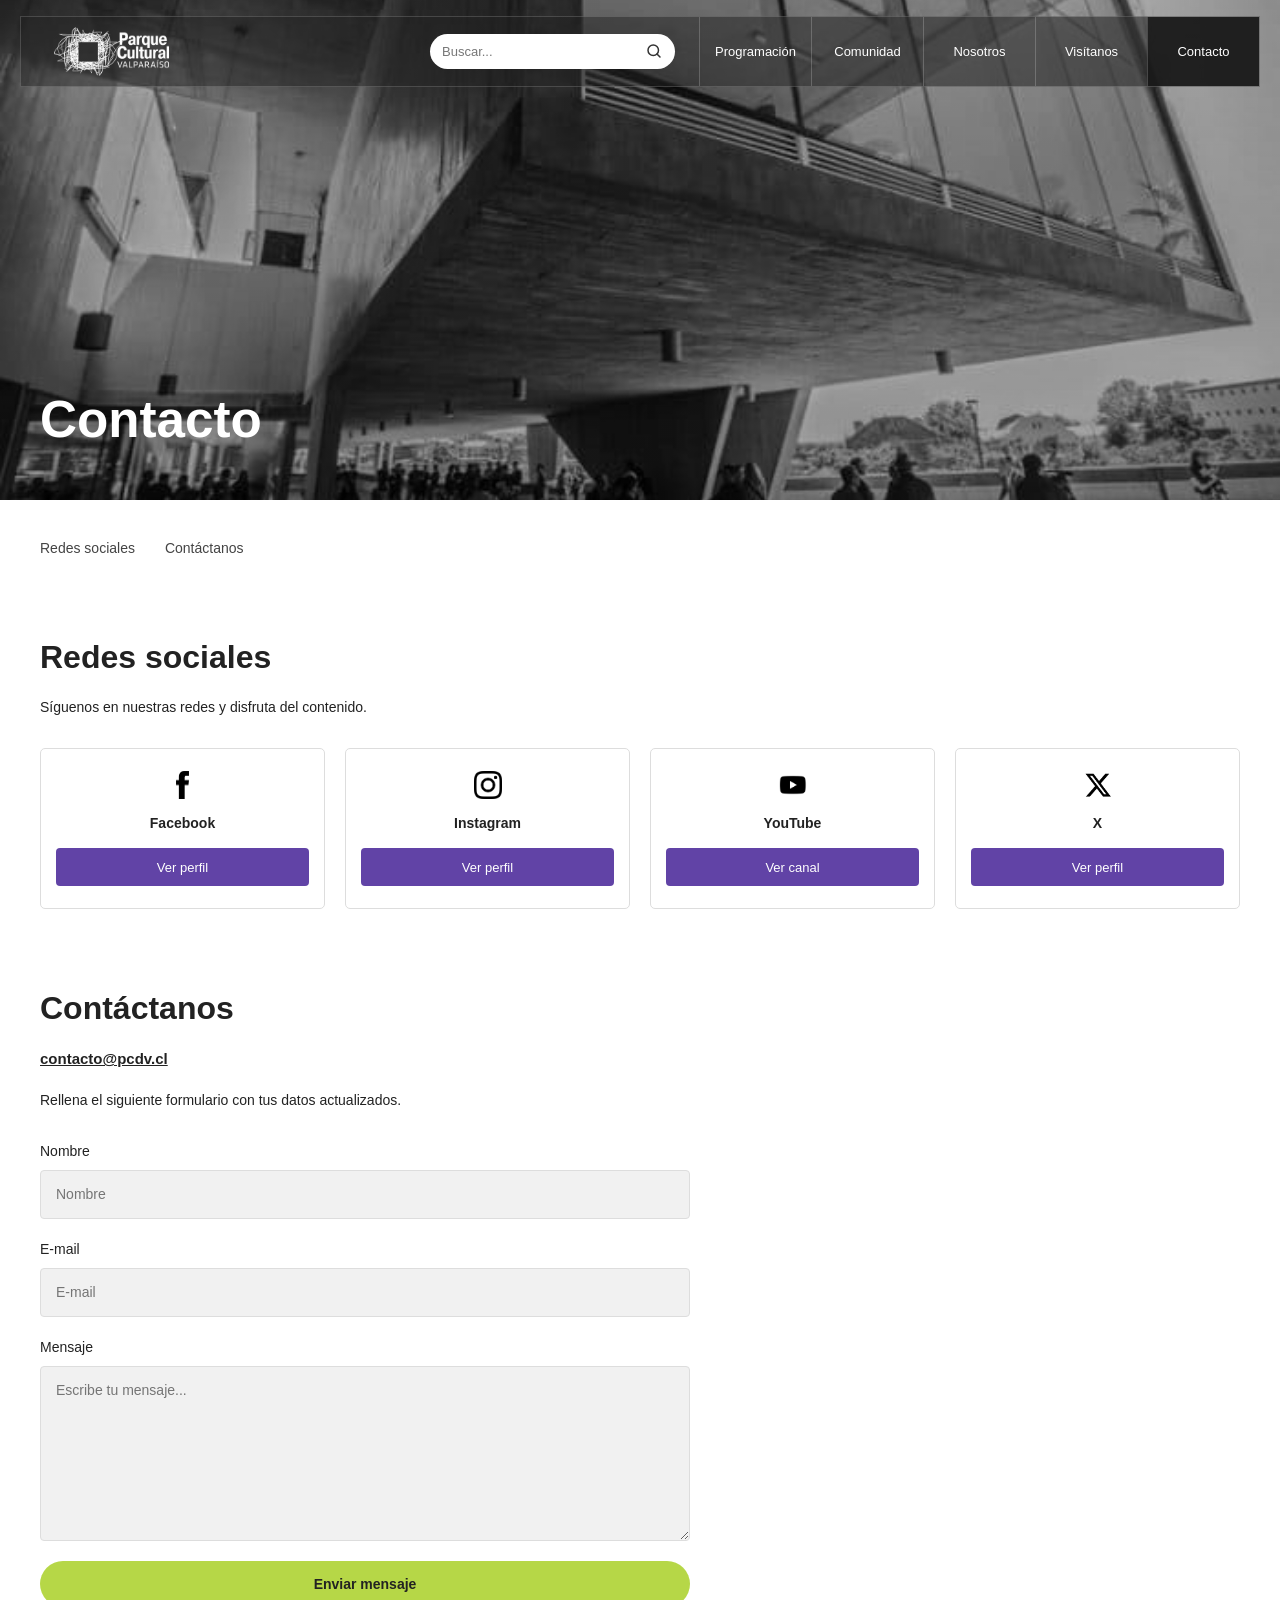
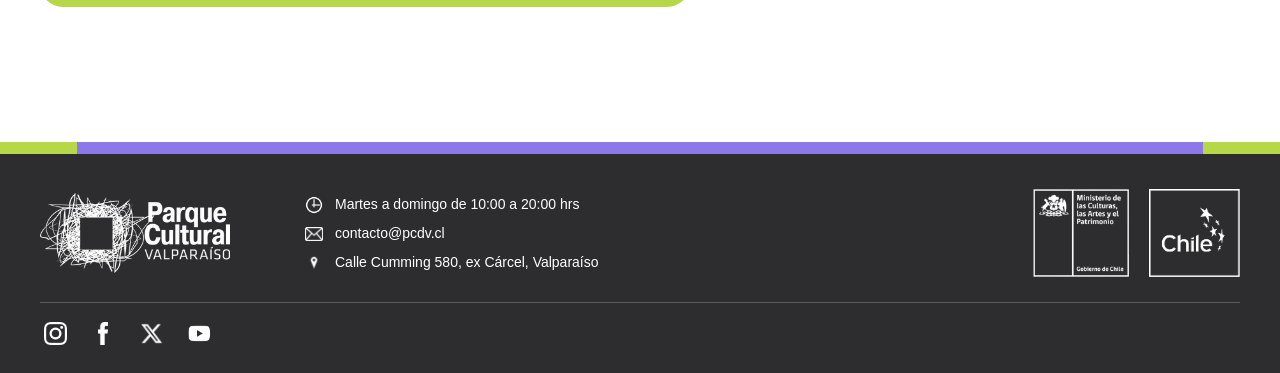
<file: contacto.html>
<!DOCTYPE html>
<html lang="es">

<head>
    <!-- =====================================
         CONFIGURACIÓN GENERAL
         ===================================== -->

    <meta charset="UTF-8">

    <meta name="viewport"
          content="width=device-width, initial-scale=1.0">

    <meta name="description"
          content="Conoce las redes sociales y los canales de contacto del Parque Cultural de Valparaíso.">

    <title>Contacto | Parque Cultural de Valparaíso</title>

    <!-- CSS COMPARTIDO -->
    <link rel="stylesheet" href="css/estilos.css">

    <!-- JAVASCRIPT COMPARTIDO -->
    <script src="js/main.js" defer></script>
</head>

<body>

    <!-- =====================================
         1. HEADER Y PORTADA
         ===================================== -->

    <div class="portada">

        <header class="header">

            <div class="header-contenido">

                <!-- LOGOTIPO -->
                <a href="index.html"
                   class="logo"
                   aria-label="Ir al inicio del Parque Cultural">

                    <img
                        src="assets/imagenes/logo-parque-cultural.png"
                        alt="Parque Cultural de Valparaíso"
                        width="145"
                        height="61"
                    >
                </a>

                <!-- BUSCADOR -->
                <form class="buscador" role="search">

                    <label for="buscar" class="visualmente-oculto">
                        Buscar en el sitio
                    </label>

                    <input
                        type="search"
                        id="buscar"
                        name="q"
                        placeholder="Buscar..."
                    >

                    <button type="submit" aria-label="Buscar">

                        <svg
                            width="18"
                            height="18"
                            viewBox="0 0 24 24"
                            fill="none"
                            stroke="currentColor"
                            stroke-width="2"
                            stroke-linecap="round"
                            aria-hidden="true"
                        >
                            <circle cx="11" cy="11" r="7"></circle>
                            <path d="m20 20-4-4"></path>
                        </svg>

                    </button>

                </form>

                <!-- BOTÓN DEL MENÚ MÓVIL -->
                <button
                    class="menu-toggle"
                    type="button"
                    aria-label="Abrir menú"
                    aria-expanded="false"
                    aria-controls="menu-principal"
                >
                    <span></span>
                    <span></span>
                    <span></span>
                </button>

                <!-- NAVEGACIÓN PRINCIPAL -->
                <nav
                    class="navegacion"
                    id="menu-principal"
                    aria-label="Navegación principal"
                >

                    <ul class="menu">

                        <li>
                            <a href="cartelera.html">
                                Programación
                            </a>
                        </li>

                        <li>
                            <a href="comunidad.html">
                                Comunidad
                            </a>
                        </li>

                        <li>
                            <a href="nosotros.html">
                                Nosotros
                            </a>
                        </li>

                        <li>
                            <a href="visita.html">
                                Visítanos
                            </a>
                        </li>

                        <li>
                            <a href="contacto.html"
                               aria-current="page">
                                Contacto
                            </a>
                        </li>

                    </ul>

                </nav>

            </div>

        </header>


        <!-- FOTOGRAFÍA DE PORTADA -->
        <section
            class="hero"
            aria-labelledby="titulo-contacto"
        >

            <img
                src="assets/imagenes/portada-contacto.jpg"
                alt="Espacios y actividades del Parque Cultural de Valparaíso"
                class="hero-imagen"
                width="1600"
                height="900"
            >

            <div class="hero-contenido">

                <h1 id="titulo-contacto">
                    Contacto
                </h1>

            </div>

        </section>

    </div>


    <!-- =====================================
         2. CONTENIDO PRINCIPAL
         ===================================== -->

    <main class="pagina-contacto">

        <!-- NAVEGACIÓN SECUNDARIA -->
        <nav
            class="submenu-paginas"
            aria-label="Secciones de Contacto"
        >

            <a href="#redes-sociales">
                Redes sociales
            </a>

            <a href="#contactanos">
                Contáctanos
            </a>

        </nav>


        <div class="contenedor">

            <!-- =================================
                 SECCIÓN 1: REDES SOCIALES
                 ================================= -->

            <section
                id="redes-sociales"
                class="contacto-seccion"
            >

                <h2>Redes sociales</h2>

                <p>
                    Síguenos en nuestras redes y disfruta
                    del contenido.
                </p>

                
<!-- TARJETAS DE REDES SOCIALES -->

<div class="contacto-redes-grid">

    <!-- FACEBOOK -->
    <article class="contacto-red-card">

        <img
            src="assets/imagenes/icono-facebook.png"
            alt=""
            class="contacto-red-icono"
            width="30"
            height="30"
        >

        <h3>Facebook</h3>

        <a
            href="https://www.facebook.com/parqueculturaldevalparaiso/"
            target="_blank"
            rel="noopener noreferrer"
            aria-label="Ver Facebook del Parque Cultural de Valparaíso"
        >
            Ver perfil
        </a>

    </article>


    <!-- INSTAGRAM -->
    <article class="contacto-red-card">

        <img
            src="assets/imagenes/icono-instagram.png"
            alt=""
            class="contacto-red-icono"
            width="30"
            height="30"
        >

        <h3>Instagram</h3>

        <a
            href="https://www.instagram.com/parqueculturaldevalparaiso/"
            target="_blank"
            rel="noopener noreferrer"
            aria-label="Ver Instagram del Parque Cultural de Valparaíso"
        >
            Ver perfil
        </a>

    </article>


    <!-- YOUTUBE -->
    <article class="contacto-red-card">

        <img
            src="assets/imagenes/icono-youtube.png"
            alt=""
            class="contacto-red-icono"
            width="30"
            height="30"
        >

        <h3>YouTube</h3>

        <a
            href="https://www.youtube.com/user/comunicacionesPCdV"
            target="_blank"
            rel="noopener noreferrer"
            aria-label="Ver canal de YouTube del Parque Cultural de Valparaíso"
        >
            Ver canal
        </a>

    </article>


    <!-- X -->
    <article class="contacto-red-card">

        <img
            src="assets/imagenes/icono-x.png"
            alt=""
            class="contacto-red-icono"
            width="30"
            height="30"
        >

        <h3>X</h3>

        <a
            href="https://x.com/parquecultural"
            target="_blank"
            rel="noopener noreferrer"
            aria-label="Ver perfil de X del Parque Cultural de Valparaíso"
        >
            Ver perfil
        </a>

    </article>

</div>


            </section>


            <!-- =================================
                 SECCIÓN 2: CONTÁCTANOS
                 ================================= -->

            <section
                id="contactanos"
                class="contacto-seccion"
            >

                <h2>Contáctanos</h2>

                <!-- CORREO ELECTRÓNICO -->
                <a
                    class="contacto-correo"
                    href="mailto:contacto@pcdv.cl"
                >
                    contacto@pcdv.cl
                </a>

                <p>
                    Rellena el siguiente formulario
                    con tus datos actualizados.
                </p>


                <!-- FORMULARIO DE CONTACTO -->
                <form
                    class="contacto-formulario"
                    id="formulario-contacto"
                >

                    <!-- CAMPO: NOMBRE -->
                    <div class="contacto-campo">

                        <label for="nombre">
                            Nombre
                        </label>

                        <input
                            type="text"
                            id="nombre"
                            name="nombre"
                            placeholder="Nombre"
                            autocomplete="name"
                            required
                        >

                    </div>


                    <!-- CAMPO: CORREO -->
                    <div class="contacto-campo">

                        <label for="correo">
                            E-mail
                        </label>

                        <input
                            type="email"
                            id="correo"
                            name="correo"
                            placeholder="E-mail"
                            autocomplete="email"
                            required
                        >

                    </div>


                    <!-- CAMPO: MENSAJE -->
                    <div class="contacto-campo">

                        <label for="mensaje">
                            Mensaje
                        </label>

                        <textarea
                            id="mensaje"
                            name="mensaje"
                            rows="7"
                            placeholder="Escribe tu mensaje..."
                            required
                        ></textarea>

                    </div>


                    <!-- BOTÓN ENVIAR -->
                    <button
                        type="submit"
                        class="contacto-enviar"
                    >
                        Enviar mensaje
                    </button>

                </form>

            </section>

        </div>

    </main>


    <!-- =====================================
         3. FOOTER INSTITUCIONAL
         ===================================== -->

    <footer class="footer">

        <!-- FRANJA DECORATIVA SUPERIOR -->
        <div
            class="footer-franja"
            aria-hidden="true"
        ></div>

        <div class="footer-contenedor">

            <div class="footer-principal">

                <!-- LOGOTIPO DEL PARQUE -->
                <div class="footer-marca">

                    <a
                        href="index.html"
                        aria-label="Volver al inicio"
                    >

                        <img
                            src="assets/imagenes/logo-parque-cultural.png"
                            alt="Parque Cultural de Valparaíso"
                            width="190"
                            height="80"
                        >

                    </a>

                </div>


                <!-- INFORMACIÓN DE CONTACTO -->
                <div class="footer-informacion">

                    <!-- HORARIO -->
                    <div class="footer-dato">

                        <img
                            src="assets/imagenes/icono-horario.png"
                            alt=""
                            class="footer-icono-img"
                            width="18"
                            height="18"
                        >

                        <span>
                            Martes a domingo de
                            10:00 a 20:00 hrs
                        </span>

                    </div>


                    <!-- CORREO -->
                    <div class="footer-dato">

                        <img
                            src="assets/imagenes/icono-correo.png"
                            alt=""
                            class="footer-icono-img"
                            width="18"
                            height="18"
                        >

                        <a href="mailto:contacto@pcdv.cl">
                            contacto@pcdv.cl
                        </a>

                    </div>


                    <!-- UBICACIÓN -->
                    <div class="footer-dato">

                        <img
                            src="assets/imagenes/icono-ubicacion.png"
                            alt=""
                            class="footer-icono-img"
                            width="18"
                            height="18"
                        >

                        <span>
                            Calle Cumming 580,
                            ex Cárcel, Valparaíso
                        </span>

                    </div>

                </div>


                <!-- LOGOTIPOS INSTITUCIONALES -->
                <div class="footer-instituciones">

                    <img
                        src="assets/imagenes/logo-ministerio.png"
                        alt="Ministerio de las Culturas, las Artes y el Patrimonio"
                        class="logo-ministerio"
                    >

                    <img
                        src="assets/imagenes/logo-chile.png"
                        alt="Chile"
                        class="logo-chile"
                    >

                </div>

            </div>


            <!-- LÍNEA DIVISORIA -->
            <hr class="footer-separador">


            <!-- REDES SOCIALES -->
            <nav
                class="footer-redes"
                aria-label="Redes sociales"
            >

                <a
                    href="https://www.instagram.com/parqueculturaldevalparaiso/"
                    aria-label="Instagram del Parque Cultural"
                >

                    <img
                        src="assets/imagenes/icono-instagram.png"
                        alt=""
                        class="footer-red-icono"
                    >

                </a>


                <a
                    href="https://www.facebook.com/parqueculturaldevalparaiso/"
                    aria-label="Facebook del Parque Cultural"
                >

                    <img
                        src="assets/imagenes/icono-facebook.png"
                        alt=""
                        class="footer-red-icono"
                    >

                </a>


                <a
                    href="https://x.com/parquecultural"
                    aria-label="X del Parque Cultural"
                >

                    <img
                        src="assets/imagenes/icono-x.png"
                        alt=""
                        class="footer-red-icono"
                    >

                </a>


                <a
                    href="https://www.youtube.com/user/comunicacionesPCdV"
                    aria-label="YouTube del Parque Cultural"
                >

                    <img
                        src="assets/imagenes/icono-youtube.png"
                        alt=""
                        class="footer-red-icono"
                    >

                </a>

            </nav>

        </div>

    </footer>

</body>
</html>
</file>
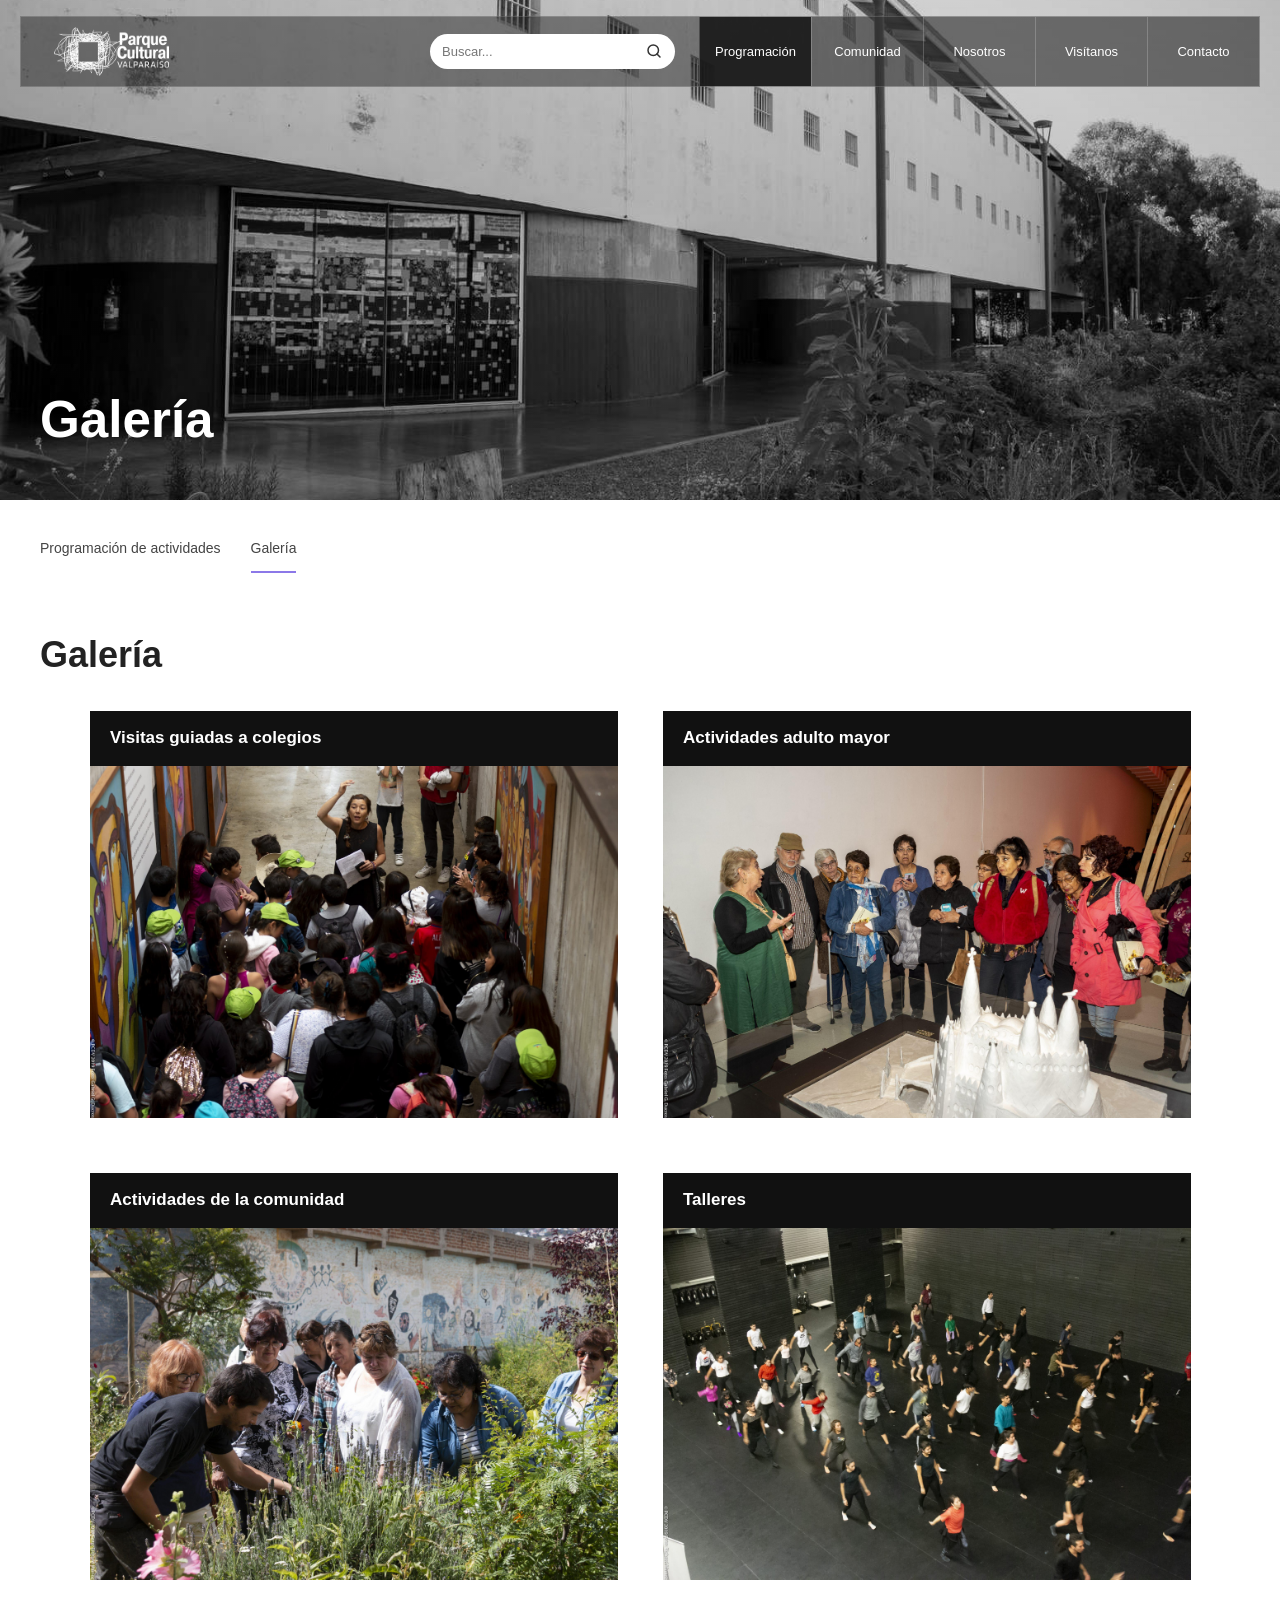
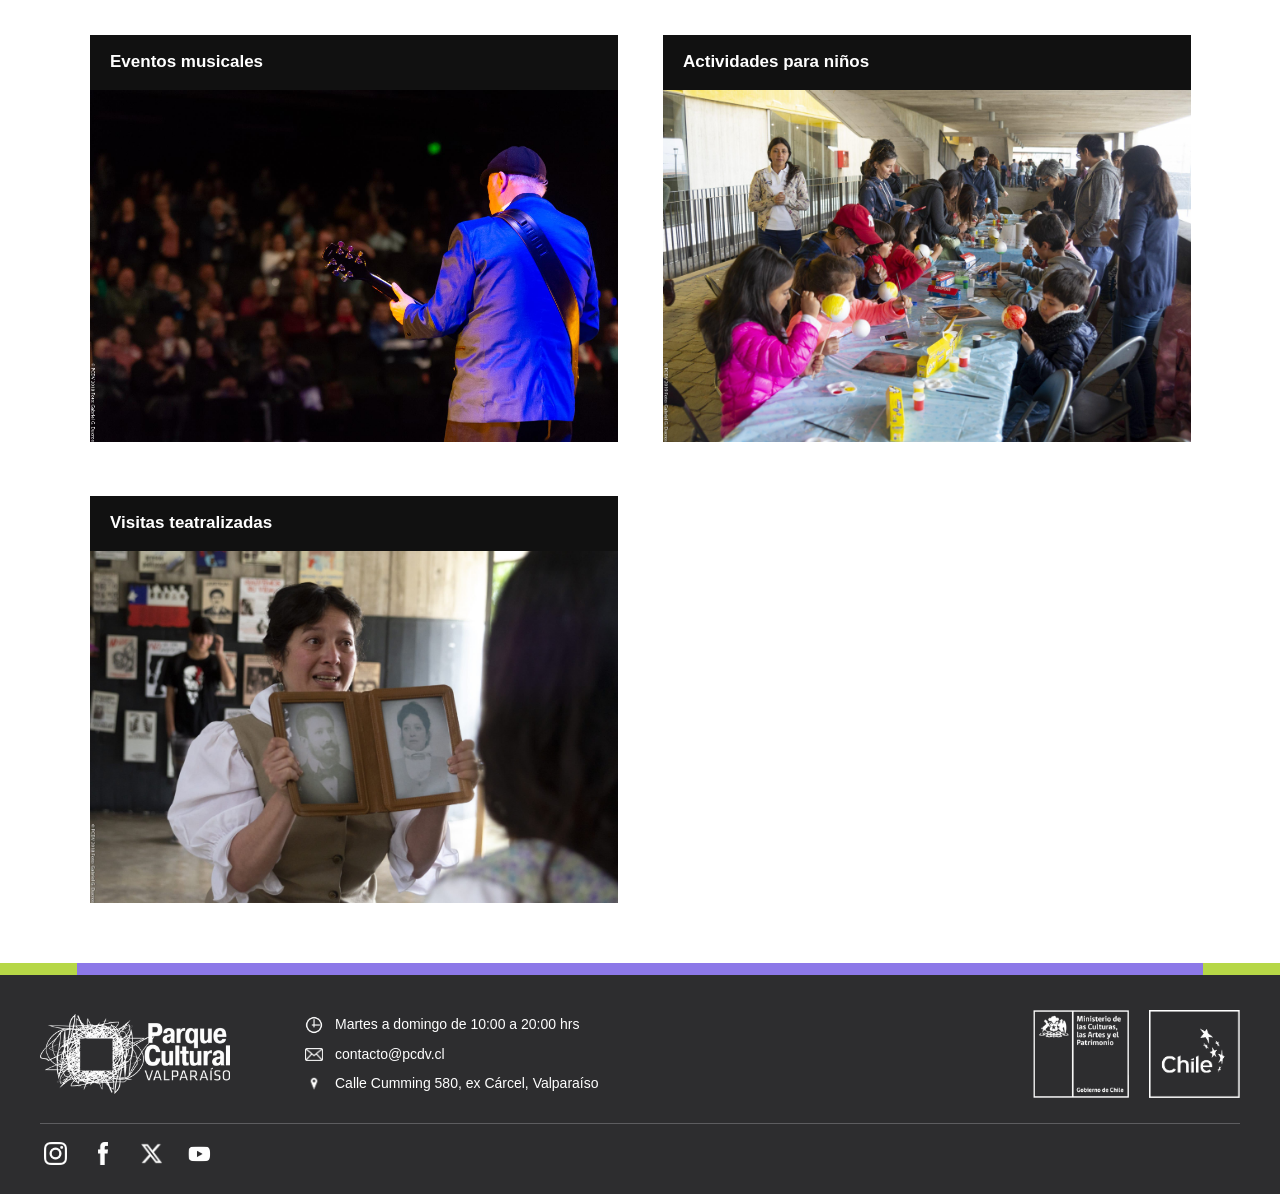
<file: galeria.html>
<!DOCTYPE html>
<html lang="es">

<head>
    <!-- =====================================
         CONFIGURACIÓN GENERAL
         ===================================== -->

    <meta charset="UTF-8">

    <meta name="viewport"
          content="width=device-width, initial-scale=1.0">

    <meta name="description"
          content="Galería fotográfica de actividades, talleres, visitas y eventos del Parque Cultural de Valparaíso.">

    <title>Galería | Parque Cultural de Valparaíso</title>

    <!-- CSS GENERAL DEL SITIO -->
    <link rel="stylesheet" href="./css/estilos.css">

    <!-- JAVASCRIPT GENERAL -->
    <script src="./js/main.js" defer></script>

</head>

<body>

    <!-- =====================================
         1. HEADER Y PORTADA
         ===================================== -->

    <div class="portada">

        <header class="header">

            <div class="header-contenido">

                <!-- LOGOTIPO -->
                <a
                    href="index.html"
                    class="logo"
                    aria-label="Ir al inicio del Parque Cultural"
                >
                    <img
                        src="assets/imagenes/logo-parque-cultural.png"
                        alt="Parque Cultural de Valparaíso"
                        width="145"
                        height="61"
                    >
                </a>

                <!-- BUSCADOR -->
                <form class="buscador" role="search">

                    <label for="buscar" class="visualmente-oculto">
                        Buscar en el sitio
                    </label>

                    <input
                        type="search"
                        id="buscar"
                        name="q"
                        placeholder="Buscar..."
                    >

                    <button type="submit" aria-label="Buscar">

                        <svg
                            width="18"
                            height="18"
                            viewBox="0 0 24 24"
                            fill="none"
                            stroke="currentColor"
                            stroke-width="2"
                            stroke-linecap="round"
                            aria-hidden="true"
                        >
                            <circle cx="11" cy="11" r="7"></circle>
                            <path d="m20 20-4-4"></path>
                        </svg>

                    </button>

                </form>

                <!-- MENÚ MÓVIL -->
                <button
                    class="menu-toggle"
                    type="button"
                    aria-label="Abrir menú"
                    aria-expanded="false"
                    aria-controls="menu-principal"
                >
                    <span></span>
                    <span></span>
                    <span></span>
                </button>

                <!-- NAVEGACIÓN PRINCIPAL -->
                <nav
                    class="navegacion"
                    id="menu-principal"
                    aria-label="Navegación principal"
                >

                    <ul class="menu">

                        <li>
                            <a
                                href="cartelera.html"
                                aria-current="location"
                            >
                                Programación
                            </a>
                        </li>

                        <li>
                            <a href="comunidad.html">
                                Comunidad
                            </a>
                        </li>

                        <li>
                            <a href="nosotros.html">
                                Nosotros
                            </a>
                        </li>

                        <li>
                            <a href="visita.html">
                                Visítanos
                            </a>
                        </li>

                        <li>
                            <a href="contacto.html">
                                Contacto
                            </a>
                        </li>

                    </ul>

                </nav>

            </div>

        </header>

        <!-- FOTOGRAFÍA DE PORTADA -->
        <section
            class="hero"
            aria-label="Portada de Galería"
        >

            <img
                src="assets/imagenes/portada-galeria.jpg"
                alt="Sala de exposición de arte"
                class="hero-imagen"
                width="300"
                height="199"
            >
            <div class="hero-contenido">

                <h1 id="titulo-galeria">
                    Galería
                </h1>

            </div>

        </section>

    </div>


    <!-- =====================================
         2. CONTENIDO PRINCIPAL
         ===================================== -->

    <main class="pagina-galeria">

        <!-- NAVEGACIÓN SECUNDARIA -->
        <nav
            class="submenu-paginas"
            aria-label="Secciones de Programación"
        >

            <a href="cartelera.html">
                Programación de actividades
            </a>

            <a
                href="galeria.html"
                aria-current="page"
            >
                Galería
            </a>

        </nav>


        <!-- CONTENEDOR CENTRAL -->
        <div class="contenedor">

            <section
                class="galeria-seccion"
                aria-labelledby="titulo-galeria"
            >

                <h1 id="titulo-galeria">
                    Galería
                </h1>

                <!-- CUADRÍCULA DE DOS COLUMNAS -->
                <div class="galeria-grid">


                    <!-- TARJETA 1 -->
                    <article class="galeria-tarjeta">

                        <h2>Visitas guiadas a colegios</h2>

                        <img
                            src="assets/imagenes/visitas-guiadas-a-colegios.jpg"
                            alt="Estudiantes durante una visita guiada al Parque Cultural"
                            loading="lazy"
                        >

                    </article>


                    <!-- TARJETA 2 -->
                    <article class="galeria-tarjeta">

                        <h2>Actividades adulto mayor</h2>

                        <img
                            src="assets/imagenes/actividades-adulto-mayor.jpg"
                            alt="Personas mayores participando en una actividad cultural"
                            loading="lazy"
                        >

                    </article>


                    <!-- TARJETA 3 -->
                    <article class="galeria-tarjeta">

                        <h2>Actividades de la comunidad</h2>

                        <img
                            src="assets/imagenes/actividades-comunidad.jpg"
                            alt="Vecinos participando en una actividad comunitaria"
                            loading="lazy"
                        >

                    </article>


                    <!-- TARJETA 4 -->
                    <article class="galeria-tarjeta">

                        <h2>Talleres</h2>

                        <img
                            src="assets/imagenes/talleres.jpg"
                            alt="Personas participando en un taller colectivo"
                            loading="lazy"
                        >

                    </article>


                    <!-- TARJETA 5 -->
                    <article class="galeria-tarjeta">

                        <h2>Eventos musicales</h2>

                        <img
                            src="assets/imagenes/eventos-musicales.jpg"
                            alt="Presentación musical frente al público"
                            loading="lazy"
                        >

                    </article>


                    <!-- TARJETA 6 -->
                    <article class="galeria-tarjeta">

                        <h2>Actividades para niños</h2>

                        <img
                            src="assets/imagenes/actividades-ninos.jpg"
                            alt="Niñas y niños participando en una actividad artística"
                            loading="lazy"
                        >

                    </article>


                    <!-- TARJETA 7 -->
                    <article class="galeria-tarjeta">

                        <h2>Visitas teatralizadas</h2>

                        <img
                            src="assets/imagenes/visitas-teatralizadas.jpg"
                            alt="Representación teatral durante una visita patrimonial"
                            loading="lazy"
                        >

                    </article>

                </div>

            </section>

        </div>

    </main>


    <!-- =====================================
         3. FOOTER INSTITUCIONAL
         ===================================== -->

    <footer class="footer">

        <!-- FRANJA DE COLORES -->
        <div
            class="footer-franja"
            aria-hidden="true"
        ></div>

        <div class="footer-contenedor">

            <!-- INFORMACIÓN PRINCIPAL -->
            <div class="footer-principal">

                <!-- LOGOTIPO DEL PARQUE -->
                <div class="footer-marca">

                    <a
                        href="index.html"
                        aria-label="Volver al inicio"
                    >

                        <img
                            src="assets/imagenes/logo-parque-cultural.png"
                            alt="Parque Cultural de Valparaíso"
                            width="190"
                            height="80"
                        >

                    </a>

                </div>

                <!-- INFORMACIÓN DE CONTACTO -->
                <div class="footer-informacion">

                    <!-- HORARIO -->
                    <div class="footer-dato">

                        <img
                            src="assets/imagenes/icono-horario.png"
                            alt=""
                            class="footer-icono-img"
                            width="18"
                            height="18"
                        >

                        <span>
                            Martes a domingo de 10:00 a 20:00 hrs
                        </span>

                    </div>

                    <!-- CORREO -->
                    <div class="footer-dato">

                        <img
                            src="assets/imagenes/icono-correo.png"
                            alt=""
                            class="footer-icono-img"
                            width="18"
                            height="18"
                        >

                        <a href="mailto:contacto@pcdv.cl">
                            contacto@pcdv.cl
                        </a>

                    </div>

                    <!-- UBICACIÓN -->
                    <div class="footer-dato">

                        <img
                            src="assets/imagenes/icono-ubicacion.png"
                            alt=""
                            class="footer-icono-img"
                            width="18"
                            height="18"
                        >

                        <span>
                            Calle Cumming 580, ex Cárcel, Valparaíso
                        </span>

                    </div>

                </div>

                <!-- LOGOTIPOS INSTITUCIONALES -->
                <div class="footer-instituciones">

                    <img
                        src="assets/imagenes/logo-ministerio.png"
                        alt="Ministerio de las Culturas, las Artes y el Patrimonio"
                        class="logo-ministerio"
                    >

                    <img
                        src="assets/imagenes/logo-chile.png"
                        alt="Chile"
                        class="logo-chile"
                    >

                </div>

            </div>


            <!-- LÍNEA DIVISORIA -->
            <hr class="footer-separador">


            <!-- REDES SOCIALES -->
            <nav
                class="footer-redes"
                aria-label="Redes sociales"
            >

                <!-- INSTAGRAM -->
                <a
                    href="https://www.instagram.com/parqueculturaldevalparaiso/"
                    target="_blank"
                    rel="noopener noreferrer"
                    aria-label="Instagram del Parque Cultural"
                >

                    <img
                        src="assets/imagenes/icono-instagram.png"
                        alt=""
                        class="footer-red-icono"
                    >

                </a>

                <!-- FACEBOOK -->
                <a
                    href="https://www.facebook.com/parqueculturaldevalparaiso/"
                    target="_blank"
                    rel="noopener noreferrer"
                    aria-label="Facebook del Parque Cultural"
                >

                    <img
                        src="assets/imagenes/icono-facebook.png"
                        alt=""
                        class="footer-red-icono"
                    >

                </a>

                <!-- X -->
                <a
                    href="https://x.com/parquecultural"
                    target="_blank"
                    rel="noopener noreferrer"
                    aria-label="X del Parque Cultural"
                >

                    <img
                        src="assets/imagenes/icono-x.png"
                        alt=""
                        class="footer-red-icono"
                    >

                </a>

                <!-- YOUTUBE -->
                <a
                    href="https://www.youtube.com/user/comunicacionesPCdV"
                    target="_blank"
                    rel="noopener noreferrer"
                    aria-label="YouTube del Parque Cultural"
                >

                    <img
                        src="assets/imagenes/icono-youtube.png"
                        alt=""
                        class="footer-red-icono"
                    >

                </a>

            </nav>

        </div>

    </footer>

</body>
</html>
</file>
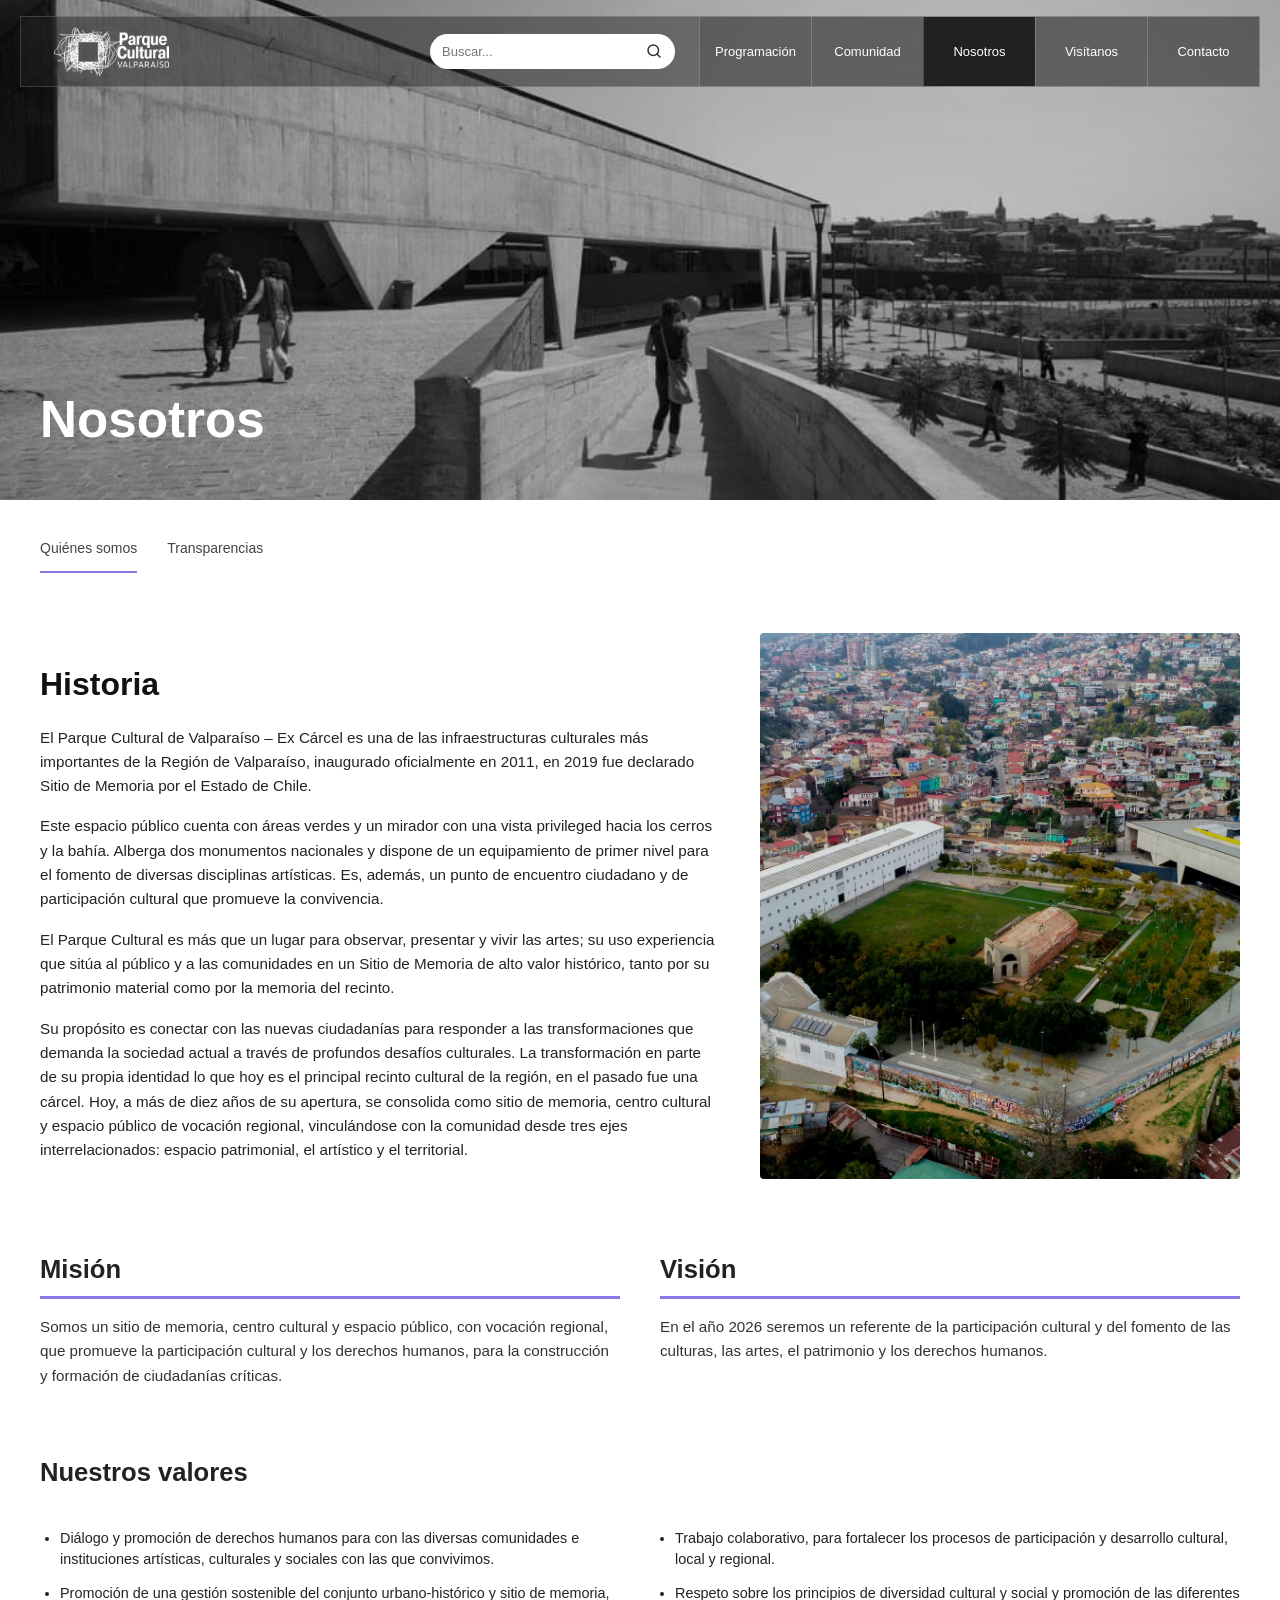
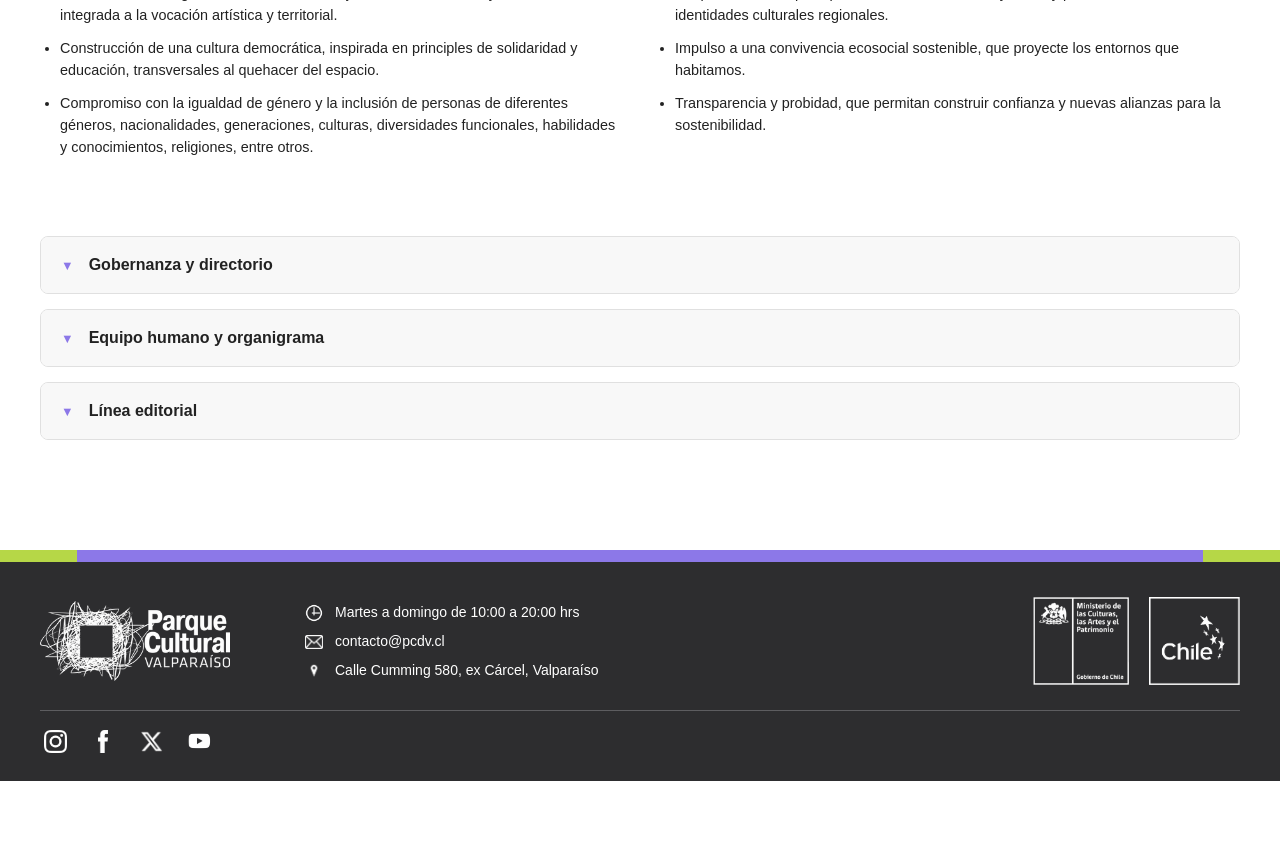
<file: nosotros.html>
<!DOCTYPE html>
<html lang="es">

<head>
    <!-- CONFIGURACIÓN GENERAL -->
    <meta charset="UTF-8">
    <meta name="viewport" content="width=device-width, initial-scale=1.0">

    <meta name="description"
          content="Conoce la historia, misión, visión y equipo del Parque Cultural de Valparaíso.">

    <title>Nosotros | Parque Cultural de Valparaíso</title>

    <!-- CSS COMPARTIDO -->
    <link rel="stylesheet" href="css/estilos.css">

    <!-- JAVASCRIPT COMPARTIDO -->
    <script src="js/main.js" defer></script>
</head>

<body>

    <!-- =====================================
         1. HEADER Y PORTADA
         ===================================== -->

    <div class="portada">

        <header class="header">

            <div class="header-contenido">

                <!-- LOGOTIPO -->
                <a href="index.html"
                   class="logo"
                   aria-label="Ir al inicio del Parque Cultural">

                    <img
                        src="assets/imagenes/logo-parque-cultural.png"
                        alt="Parque Cultural de Valparaíso"
                        width="145"
                        height="61"
                    >
                </a>

                <!-- BUSCADOR -->
                <form class="buscador" role="search">

                    <label for="buscar" class="visualmente-oculto">
                        Buscar en el sitio
                    </label>

                    <input
                        type="search"
                        id="buscar"
                        name="q"
                        placeholder="Buscar..."
                    >

                    <button type="submit" aria-label="Buscar">
                        <svg
                            width="18"
                            height="18"
                            viewBox="0 0 24 24"
                            fill="none"
                            stroke="currentColor"
                            stroke-width="2"
                            stroke-linecap="round"
                            aria-hidden="true"
                        >
                            <circle cx="11" cy="11" r="7"></circle>
                            <path d="m20 20-4-4"></path>
                        </svg>
                    </button>

                </form>

                <!-- BOTÓN MENÚ MÓVIL -->
                <button
                    class="menu-toggle"
                    type="button"
                    aria-label="Abrir menú"
                    aria-expanded="false"
                    aria-controls="menu-principal"
                >
                    <span></span>
                    <span></span>
                    <span></span>
                </button>

                <!-- NAVEGACIÓN PRINCIPAL -->
                <nav
                    class="navegacion"
                    id="menu-principal"
                    aria-label="Navegación principal"
                >

                    <ul class="menu">

                        <li>
                            <a href="cartelera.html">
                                Programación
                            </a>
                        </li>

                        <li>
                            <a href="comunidad.html">
                                Comunidad
                            </a>
                        </li>

                        <li>
                            <a href="nosotros.html"
                               aria-current="page">
                                Nosotros
                            </a>
                        </li>

                        <li>
                            <a href="visita.html">
                                Visítanos
                            </a>
                        </li>

                        <li>
                            <a href="contacto.html">
                                Contacto
                            </a>
                        </li>

                    </ul>

                </nav>

            </div>

        </header>

        <!-- FOTOGRAFÍA DE PORTADA -->
        <section class="hero"
                 aria-labelledby="titulo-nosotros">

            <img
                src="assets/imagenes/portada-nosotros.jpg"
                alt="Historia y equipo del Parque Cultural de Valparaíso"
                class="hero-imagen"
                width="1600"
                height="900"
            >

            <div class="hero-contenido">

                <h1 id="titulo-nosotros">
                    Nosotros
                </h1>

            </div>

        </section>

    </div>


        <main class="pagina-programacion">

        <!-- NAVEGACIÓN SECUNDARIA -->
        <nav
            class="submenu-paginas"
            aria-label="Secciones de Comunidad"
        >

            <a href="nosotros.html"
               aria-current="page">
                Quiénes somos
            </a>

            <a href="transparencia.html">
               Transparencias
            </a>

        </nav>

    <main class="pagina-nosotros">

       <div class="contenedor">

            <!-- SECCIÓN 1: QUIÉNES SOMOS -->
            <section id="quienes-somos" class="page-section">
                
                <!-- Historia y Foto -->
                <div class="history-grid">
                    <div class="history-text">
                        <h2>Historia</h2>
                        <p>El Parque Cultural de Valparaíso – Ex Cárcel es una de las infraestructuras culturales más importantes de la Región de Valparaíso, inaugurado oficialmente en 2011, en 2019 fue declarado Sitio de Memoria por el Estado de Chile.</p>
                        <p>Este espacio público cuenta con áreas verdes y un mirador con una vista privileged hacia los cerros y la bahía. Alberga dos monumentos nacionales y dispone de un equipamiento de primer nivel para el fomento de diversas disciplinas artísticas. Es, además, un punto de encuentro ciudadano y de participación cultural que promueve la convivencia.</p>
                        <p>El Parque Cultural es más que un lugar para observar, presentar y vivir las artes; su uso experiencia que sitúa al público y a las comunidades en un Sitio de Memoria de alto valor histórico, tanto por su patrimonio material como por la memoria del recinto.</p>
                        <p>Su propósito es conectar con las nuevas ciudadanías para responder a las transformaciones que demanda la sociedad actual a través de profundos desafíos culturales. La transformación en parte de su propia identidad lo que hoy es el principal recinto cultural de la región, en el pasado fue una cárcel. Hoy, a más de diez años de su apertura, se consolida como sitio de memoria, centro cultural y espacio público de vocación regional, vinculándose con la comunidad desde tres ejes interrelacionados: espacio patrimonial, el artístico y el territorial.</p>
                    </div>
                    <div class="history-image">
                        <img src="assets/imagenes/quienes-somos-foto.jpg" alt="Parque Cultural de Valparaíso" loading="lazy">
                    </div>
                </div>

                <!-- Misión y Visión -->
                <div class="mission-vision-grid">
                    <div class="mv-block">
                        <h2>Misión</h2>
                        <p>Somos un sitio de memoria, centro cultural y espacio público, con vocación regional, que promueve la participación cultural y los derechos humanos, para la construcción y formación de ciudadanías críticas.</p>
                    </div>
                    <div class="mv-block">
                        <h2>Visión</h2>
                        <p>En el año 2026 seremos un referente de la participación cultural y del fomento de las culturas, las artes, el patrimonio y los derechos humanos.</p>
                    </div>
                </div>

                <!-- Nuestros Valores -->
                <div class="values-section">
                    <h2>Nuestros valores</h2>
                    <div class="values-grid">
                        <ul>
                            <li>Diálogo y promoción de derechos humanos para con las diversas comunidades e instituciones artísticas, culturales y sociales con las que convivimos.</li>
                            <li>Promoción de una gestión sostenible del conjunto urbano-histórico y sitio de memoria, integrada a la vocación artística y territorial.</li>
                            <li>Construcción de una cultura democrática, inspirada en principles de solidaridad y educación, transversales al quehacer del espacio.</li>
                            <li>Compromiso con la igualdad de género y la inclusión de personas de diferentes géneros, nacionalidades, generaciones, culturas, diversidades funcionales, habilidades y conocimientos, religiones, entre otros.</li>
                        </ul>
                        <ul>
                            <li>Trabajo colaborativo, para fortalecer los procesos de participación y desarrollo cultural, local y regional.</li>
                            <li>Respeto sobre los principios de diversidad cultural y social y promoción de las diferentes identidades culturales regionales.</li>
                            <li>Impulso a una convivencia ecosocial sostenible, que proyecte los entornos que habitamos.</li>
                            <li>Transparencia y probidad, que permitan construir confianza y nuevas alianzas para la sostenibilidad.</li>
                        </ul>
                    </div>
                </div>

                <!-- Acordeones / Desplegables -->
                <div class="accordion-group">
                    <details class="accordion-item">
                        <summary class="accordion-header">Gobernanza y directorio</summary>
                        <div class="accordion-content">
                            <p>JUAN PABLO SCARELLA┃Presidente, Director designado en representación del Ministerio de las Artes, las Culturas y el Patrimonio, vigente desde el 31 de marzo del 2026.
</p>
                                
<p>DANIELLA MISLE MARTÍN┃Vicepresidenta, Directora electa en representación de la Asamblea de Socias y Socios, vigente desde el 24 de julio del 2023.
</p>
    
<p>ANA KARINA PIÑA MOLINA┃Tesorera, Directora electa en representación de la Asamblea de Socias y Socios, vigente desde el 17 de enero del 2024.
</p>
    
<p>MICHEL CARA JARA┃Secretario, Director designado en representación del Consejo de Rectores de Valparaíso, vigente desde el 8 de mayo del 2024.
</p>
    
<p>PAOLA RUZ┃Directora designada en representación de la Ilustre Municipalidad de Valparaíso, vigente desde el 15 de mayo del 2025.
</p>
<p>JUAN VILLAGRÁN┃Director electo en representación de la Asamblea de Socias y Socios, vigente desde el 26 de mayo del 2025.
</p>
<p>MARÍA SOLEDAD ORTIZ ELFELDT | Directora designada en representación de la Delegación Presidencial Regional Valparaíso, vigente desde el 30 de marzo del 2026.
</p>
<p>PATRICIO PARDO OLGUÍN┃Director designado en representación de la Delegación Presidencial Regional Valparaíso, vigente desde el 30 de marzo del 2026.
</p>
    
<p>CHRISTIAN JANDER CAMELIO┃Director designado en representación de la Delegación Presidencial Regional Valparaíso, vigente desde el 30 de marzo del 2026.
</p>
                        </div>
                    </details>

                    <details class="accordion-item">
                        <summary class="accordion-header">Equipo humano y organigrama</summary>
                        <div class="accordion-content">
                            <p>Información del equipo, nómina y representación del organigrama institucional.</p>
                        </div>
                    </details>

                    <details class="accordion-item">
                        <summary class="accordion-header">Línea editorial</summary>
                        <div class="accordion-content">
                            <p>Detalles sobre la línea editorial, enfoques curatoriales y marcos normativos de programación.</p>
                        </div>
                    </details>
                </div>

            </section>

           
        </div>

    </main>

    <!-- =====================================
         3. FOOTER INSTITUCIONAL
         ===================================== -->

    <footer class="footer">

        <!-- FRANJA DECORATIVA -->
        <div class="footer-franja"
             aria-hidden="true"></div>

        <div class="footer-contenedor">

            <div class="footer-principal">

                <!-- LOGOTIPO PRINCIPAL -->
                <div class="footer-marca">

                    <a href="index.html"
                       aria-label="Volver al inicio">

                        <img
                            src="assets/imagenes/logo-parque-cultural.png"
                            alt="Parque Cultural de Valparaíso"
                            width="190"
                            height="80"
                        >

                    </a>

                </div>

                <!-- DATOS DE CONTACTO -->
                <div class="footer-informacion">

                    <!-- HORARIO -->
                    <div class="footer-dato">

                        <img
                            src="assets/imagenes/icono-horario.png"
                            alt=""
                            class="footer-icono-img"
                            width="18"
                            height="18"
                        >

                        <span>
                            Martes a domingo de 10:00 a 20:00 hrs
                        </span>

                    </div>

                    <!-- CORREO -->
                    <div class="footer-dato">

                        <img
                            src="assets/imagenes/icono-correo.png"
                            alt=""
                            class="footer-icono-img"
                            width="18"
                            height="18"
                        >

                        <a href="mailto:contacto@pcdv.cl">
                            contacto@pcdv.cl
                        </a>

                    </div>

                    <!-- UBICACIÓN -->
                    <div class="footer-dato">

                        <img
                            src="assets/imagenes/icono-ubicacion.png"
                            alt=""
                            class="footer-icono-img"
                            width="18"
                            height="18"
                        >

                        <span>
                            Calle Cumming 580, ex Cárcel, Valparaíso
                        </span>

                    </div>

                </div>

                <!-- LOGOTIPOS INSTITUCIONALES -->
                <div class="footer-instituciones">

                    <img
                        src="assets/imagenes/logo-ministerio.png"
                        alt="Ministerio de las Culturas, las Artes y el Patrimonio"
                        class="logo-ministerio"
                    >

                    <img
                        src="assets/imagenes/logo-chile.png"
                        alt="Chile"
                        class="logo-chile"
                    >

                </div>

            </div>

            <!-- LÍNEA DIVISORIA -->
            <hr class="footer-separador">

            <!-- REDES SOCIALES -->
            <nav class="footer-redes"
                 aria-label="Redes sociales">

                <a href="https://www.instagram.com/parqueculturaldevalparaiso/"
                   aria-label="Instagram del Parque Cultural">

                    <img
                        src="assets/imagenes/icono-instagram.png"
                        alt=""
                        class="footer-red-icono"
                    >

                </a>

                <a href="https://www.facebook.com/parqueculturaldevalparaiso/"
                   aria-label="Facebook del Parque Cultural">

                    <img
                        src="assets/imagenes/icono-facebook.png"
                        alt=""
                        class="footer-red-icono"
                    >

                </a>

                <a href="https://x.com/"
                   aria-label="X del Parque Cultural">

                    <img
                        src="assets/imagenes/icono-x.png"
                        alt=""
                        class="footer-red-icono"
                    >

                </a>

                <a href="https://www.youtube.com/"
                   aria-label="YouTube del Parque Cultural">

                    <img
                        src="assets/imagenes/icono-youtube.png"
                        alt=""
                        class="footer-red-icono"
                    >

                </a>

            </nav>

        </div>

    </footer>

</body>
</html>
</file>
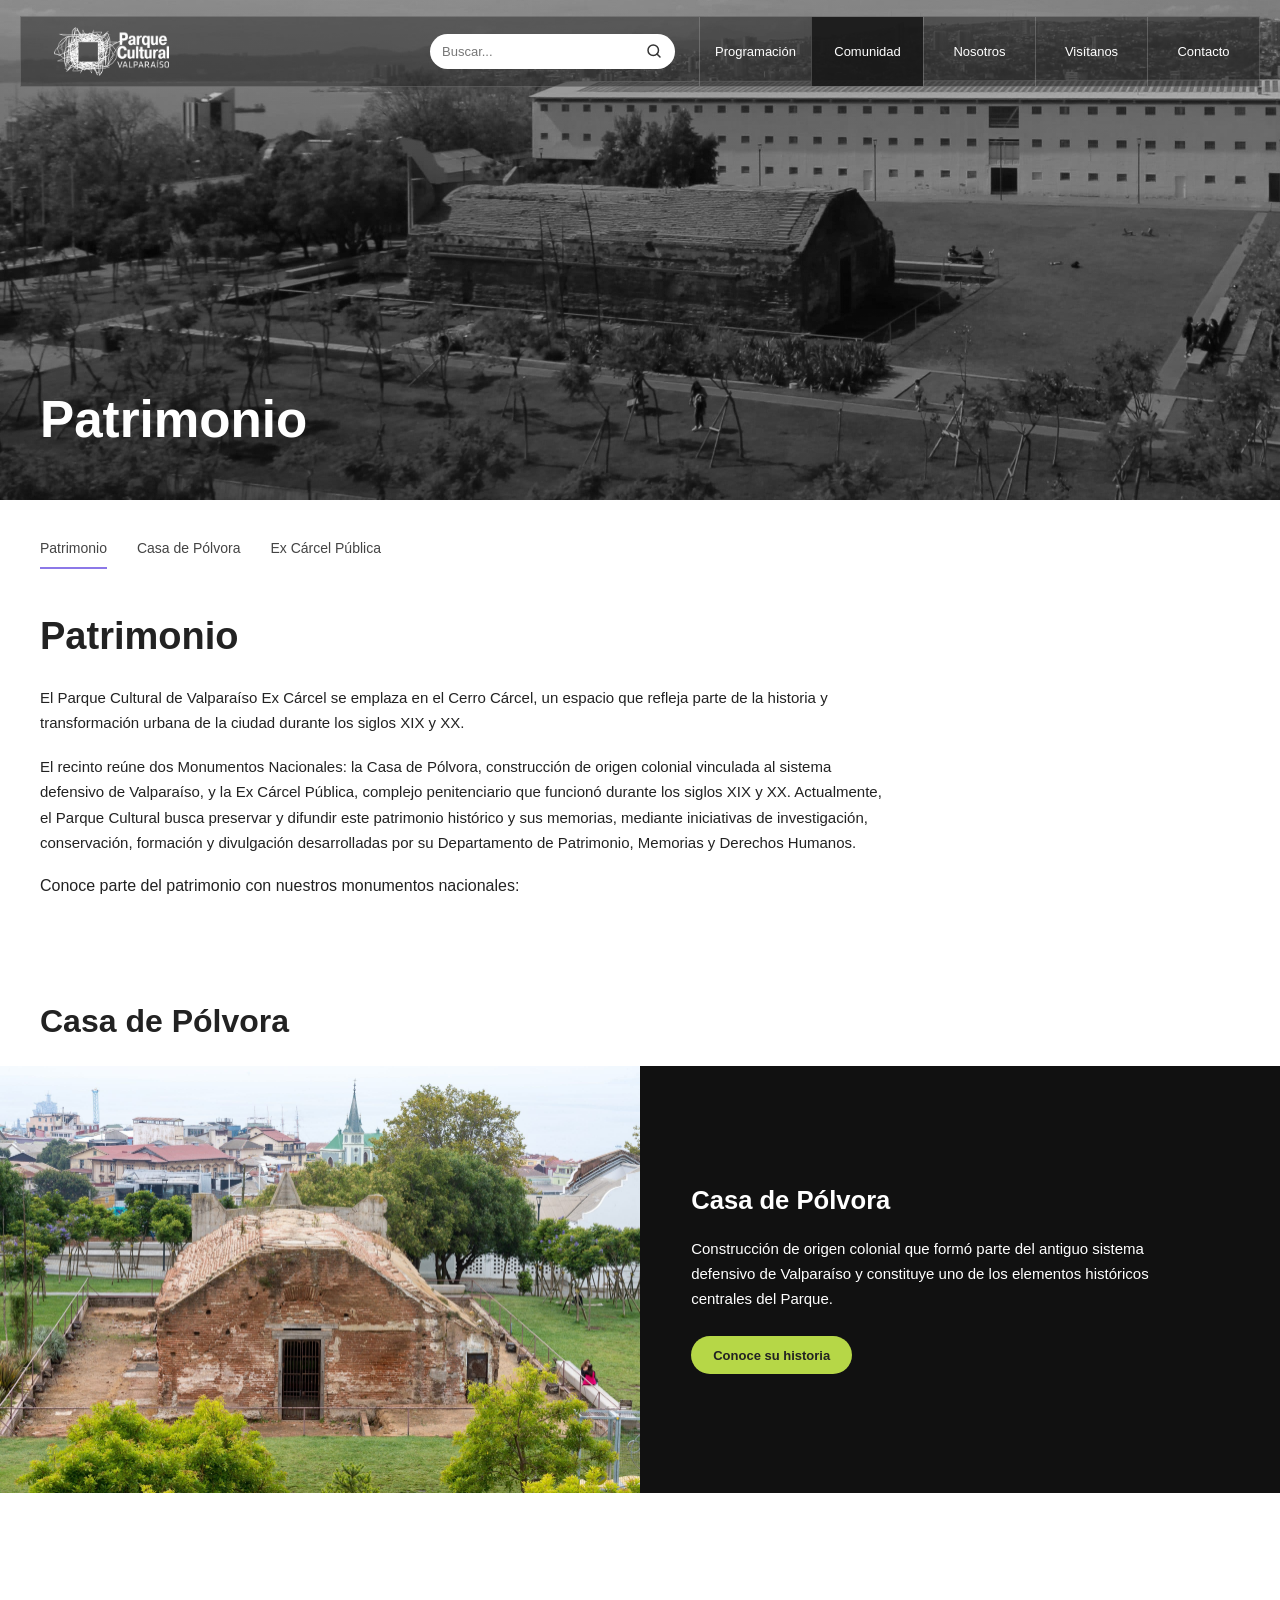
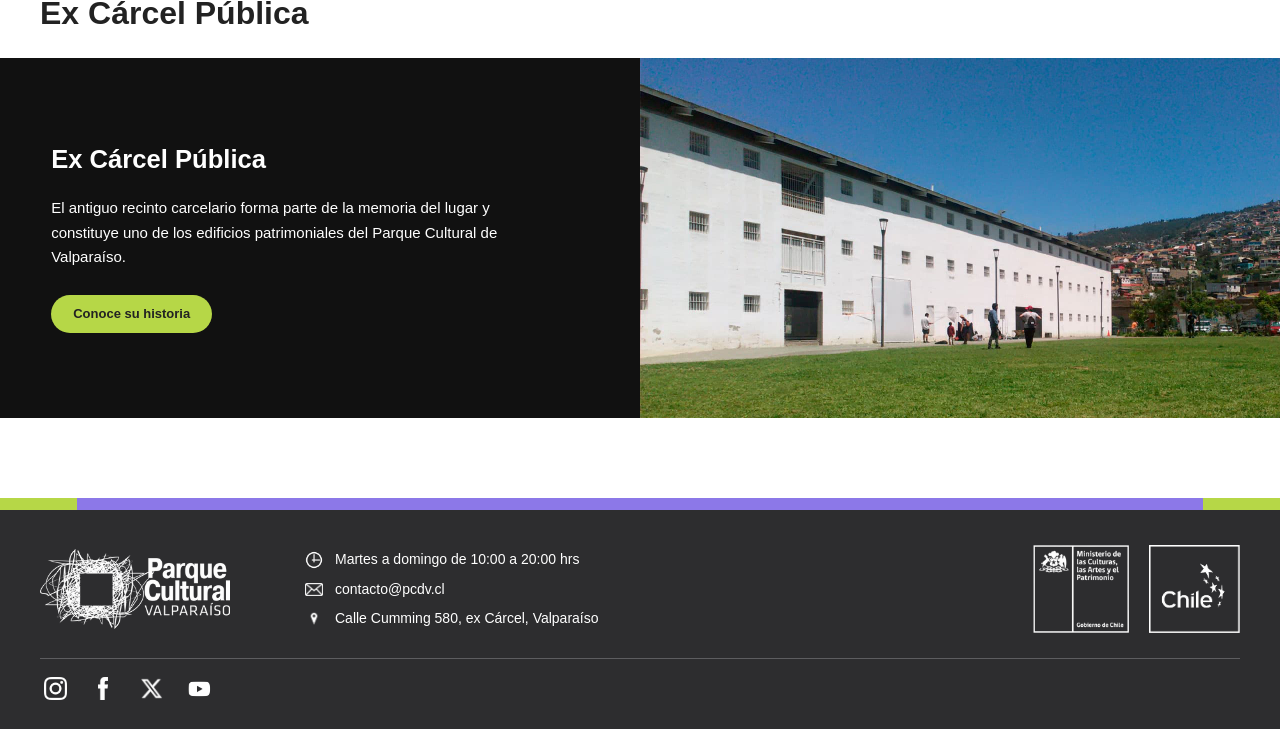
<file: patrimonio.html>
<!DOCTYPE html>
<html lang="es">
<head>
    <meta charset="UTF-8">
    <meta name="viewport"
          content="width=device-width, initial-scale=1.0">

    <meta name="description"
          content="Conoce el patrimonio del Parque Cultural de Valparaíso, la Casa de Pólvora y la antigua Cárcel Pública.">

    <title>Patrimonio | Parque Cultural de Valparaíso</title>

    <link rel="stylesheet" href="css/estilos.css">
    <script src="js/main.js" defer></script>
</head>

<body>

    <!-- =====================================
         1. HEADER Y PORTADA
         ===================================== -->

    <div class="portada">

        <header class="header">
            <div class="header-contenido">

                <!-- Logotipo principal -->
                <a href="index.html"
                   class="logo"
                   aria-label="Ir al inicio">

                    <img
                        src="assets/imagenes/logo-parque-cultural.png"
                        alt="Parque Cultural de Valparaíso"
                        width="145"
                        height="61"
                    >
                </a>

                <!-- Buscador -->
                <form class="buscador" role="search">
                    <label for="buscar" class="visualmente-oculto">
                        Buscar en el sitio
                    </label>

                    <input
                        type="search"
                        id="buscar"
                        name="q"
                        placeholder="Buscar..."
                    >

                    <button type="submit" aria-label="Buscar">
                        <svg
                            width="18"
                            height="18"
                            viewBox="0 0 24 24"
                            fill="none"
                            stroke="currentColor"
                            stroke-width="2"
                            stroke-linecap="round"
                            aria-hidden="true"
                        >
                            <circle cx="11" cy="11" r="7"></circle>
                            <path d="m20 20-4-4"></path>
                        </svg>
                    </button>
                </form>

                <!-- Botón móvil -->
                <button
                    class="menu-toggle"
                    type="button"
                    aria-label="Abrir menú"
                    aria-expanded="false"
                    aria-controls="menu-principal"
                >
                    <span></span>
                    <span></span>
                    <span></span>
                </button>

                <!-- Navegación principal -->
                <nav
                    class="navegacion"
                    id="menu-principal"
                    aria-label="Navegación principal"
                >
                    <ul class="menu">
                        <li>
                            <a href="cartelera.html">Programación</a>
                        </li>

                        <li>
                            <a href="comunidad.html"
                               aria-current="location">
                                Comunidad
                            </a>
                        </li>

                        <li>
                            <a href="nosotros.html">Nosotros</a>
                        </li>

                        <li>
                            <a href="visita.html">Visítanos</a>
                        </li>

                        <li>
                            <a href="contacto.html">Contacto</a>
                        </li>
                    </ul>
                </nav>

            </div>
        </header>

        <!-- Fotografía de portada -->
        <section class="hero" aria-label="Portada de Patrimonio">

            <img
                src="assets/imagenes/portada-patrimonio.jpg"
                alt="Vista panorámica del Parque Cultural de Valparaíso con sus edificaciones patrimoniales"
                class="hero-imagen"
                width="1600"
                height="900"
            >

            <div class="hero-contenido">

                <h1 id="titulo-nosotros">
                    Patrimonio
                </h1>

            </div>

        </section>

    </div>


    <!-- =====================================
         2. CONTENIDO PATRIMONIAL
         ===================================== -->

    <main class="pagina-patrimonio">

        <!-- Navegación interna -->
        <nav class="patrimonio-submenu"
             aria-label="Secciones de Patrimonio">

            <a href="#patrimonio"
               class="patrimonio-submenu-activo">
                Patrimonio
            </a>

            <a href="#casa-polvora">
                Casa de Pólvora
            </a>

            <a href="#ex-carcel">
                Ex Cárcel Pública
            </a>

        </nav>

        <!-- Introducción -->
        <section
            class="patrimonio-introduccion contenedor"
            id="patrimonio"
        >

            <h1>Patrimonio</h1>

            <p>
              El Parque Cultural de Valparaíso Ex Cárcel se emplaza en el Cerro Cárcel,
              un espacio que refleja parte de la historia y transformación urbana de la 
              ciudad durante los siglos XIX y XX.
            </p>
     
            <p>
              El recinto reúne dos Monumentos Nacionales: la Casa de Pólvora, construcción de origen colonial vinculada al sistema defensivo de Valparaíso, y la Ex Cárcel Pública, complejo penitenciario que funcionó durante los siglos XIX y XX.
              Actualmente, el Parque Cultural busca preservar y difundir este patrimonio histórico y sus memorias, mediante iniciativas de investigación, conservación, formación y divulgación desarrolladas por su Departamento de Patrimonio, Memorias y Derechos Humanos.


            </p>
                Conoce parte del patrimonio con nuestros monumentos nacionales:
            </p>

        </section>


        <!-- =================================
             3. CASA DE PÓLVORA
             ================================= -->

        <section class="patrimonio-seccion" id="casa-polvora">

            <div class="contenedor">
                <h2>Casa de Pólvora</h2>
            </div>

            <article class="patrimonio-tarjeta">

                <!-- Imagen izquierda -->
                <div class="patrimonio-tarjeta-imagen">

                    <img
                        src="assets/imagenes/patrimonio-casa-polvora.jpg"
                        alt="Construcción histórica de ladrillo de la Casa de Pólvora"
                        loading="lazy"
                    >

                </div>

                <!-- Información derecha -->
                <div class="patrimonio-tarjeta-texto">

                    <h3>Casa de Pólvora</h3>

                    <p>
                        Construcción de origen colonial que 
                        formó parte del antiguo sistema defensivo de Valparaíso 
                        y constituye uno de los elementos históricos centrales del Parque.
                    </p>

                    <details class="patrimonio-detalle">

                        <summary>Conoce su historia</summary>

                        <p>
                            Este edificio forma parte del
                            patrimonio arquitectónico que
                            permite reconocer los distintos
                            usos históricos del recinto.
                        </p>

                    </details>

                </div>

            </article>

        </section>


        <!-- =================================
             4. EX CÁRCEL PÚBLICA
             ================================= -->

        <section class="patrimonio-seccion" id="ex-carcel">

            <div class="contenedor">
                <h2>Ex Cárcel Pública</h2>
            </div>

            <article class="patrimonio-tarjeta patrimonio-invertida">

                <!-- Imagen derecha en escritorio -->
                <div class="patrimonio-tarjeta-imagen">

                    <img
                        src="assets/imagenes/patrimonio-ex-carcel.jpg"
                        alt="Fachada blanca del antiguo edificio carcelario del Parque Cultural"
                        loading="lazy"
                    >

                </div>

                <!-- Información izquierda en escritorio -->
                <div class="patrimonio-tarjeta-texto">

                    <h3>Ex Cárcel Pública</h3>

                    <p>
                        El antiguo recinto carcelario forma
                        parte de la memoria del lugar y
                        constituye uno de los edificios
                        patrimoniales del Parque Cultural
                        de Valparaíso.
                    </p>

                    <details class="patrimonio-detalle">

                        <summary>Conoce su historia</summary>

                        <p>
                            La recuperación del antiguo
                            recinto permitió dar paso a
                            nuevos usos culturales,
                            conservando parte importante
                            de su historia arquitectónica.
                        </p>

                    </details>

                </div>

            </article>

        </section>

    </main>


    <!-- =====================================
         5. FOOTER INSTITUCIONAL
         ===================================== -->

    <footer class="footer">

        <div class="footer-franja" aria-hidden="true"></div>

        <div class="footer-contenedor">

            <div class="footer-principal">

                <!-- Logo principal -->
                <div class="footer-marca">

                    <a href="index.html"
                       aria-label="Volver al inicio">

                        <img
                            src="assets/imagenes/logo-parque-cultural.png"
                            alt="Parque Cultural de Valparaíso"
                            width="190"
                            height="80"
                        >

                    </a>

                </div>

                <!-- Datos de contacto -->
                <div class="footer-informacion">

                    <div class="footer-dato">
                        <img
                            src="assets/imagenes/icono-horario.png"
                            alt=""
                            class="footer-icono-img"
                            width="18"
                            height="18"
                        >
                        <span>
                            Martes a domingo de 10:00 a 20:00 hrs
                        </span>
                    </div>

                    <div class="footer-dato">
                        <img
                            src="assets/imagenes/icono-correo.png"
                            alt=""
                            class="footer-icono-img"
                            width="18"
                            height="18"
                        >
                        <a href="mailto:contacto@pcdv.cl">
                            contacto@pcdv.cl
                        </a>
                    </div>

                    <div class="footer-dato">
                        <img
                            src="assets/imagenes/icono-ubicacion.png"
                            alt=""
                            class="footer-icono-img"
                            width="18"
                            height="18"
                        >
                        <span>
                            Calle Cumming 580, ex Cárcel,
                            Valparaíso
                        </span>
                    </div>

                </div>

                <!-- Logos institucionales -->
                <div class="footer-instituciones">

                    <img
                        src="assets/imagenes/logo-ministerio.png"
                        alt="Ministerio de las Culturas, las Artes y el Patrimonio"
                        class="logo-ministerio"
                    >

                    <img
                        src="assets/imagenes/logo-chile.png"
                        alt="Chile"
                        class="logo-chile"
                    >

                </div>

            </div>

            <hr class="footer-separador">

            <!-- Redes sociales -->
            <nav class="footer-redes" aria-label="Redes sociales">

                <a href="https://www.instagram.com/"
                   aria-label="Instagram del Parque Cultural">
                    <img
                        src="assets/imagenes/icono-instagram.png"
                        alt=""
                        class="footer-red-icono"
                    >
                </a>

                <a href="https://www.facebook.com/"
                   aria-label="Facebook del Parque Cultural">
                    <img
                        src="assets/imagenes/icono-facebook.png"
                        alt=""
                        class="footer-red-icono"
                    >
                </a>

                <a href="https://x.com/"
                   aria-label="X del Parque Cultural">
                    <img
                        src="assets/imagenes/icono-x.png"
                        alt=""
                        class="footer-red-icono"
                    >
                </a>

                <a href="https://www.youtube.com/"
                   aria-label="YouTube del Parque Cultural">
                    <img
                        src="assets/imagenes/icono-youtube.png"
                        alt=""
                        class="footer-red-icono"
                    >
                </a>

            </nav>

        </div>

    </footer>

</body>
</html>
</file>
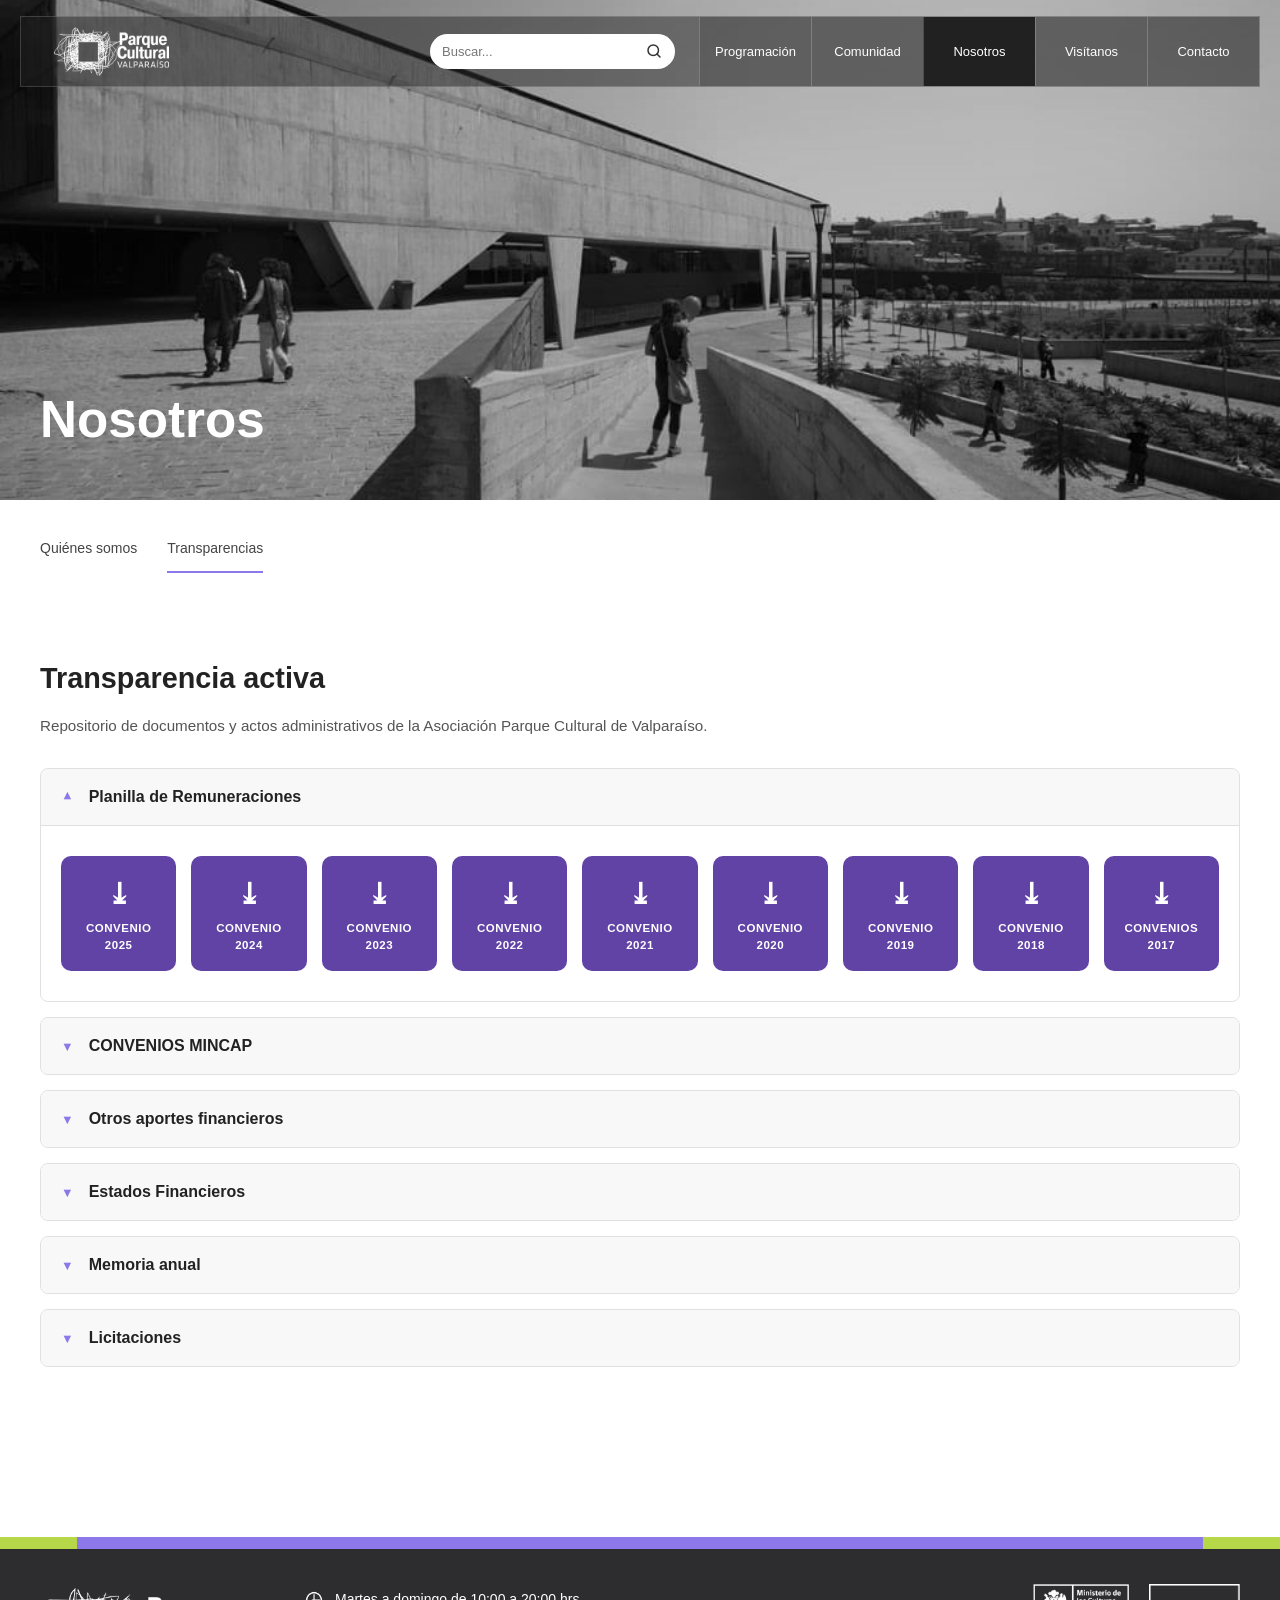
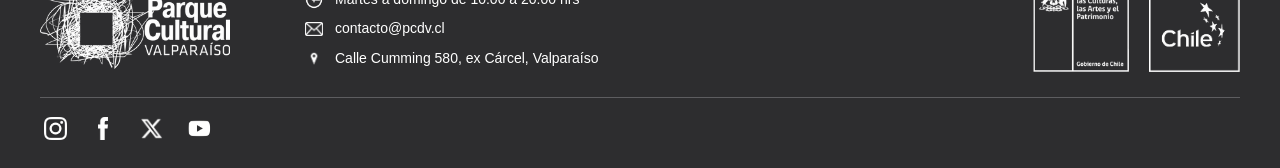
<file: transparencia.html>
<!DOCTYPE html>
<html lang="es">

<head>
    <!-- CONFIGURACIÓN GENERAL -->
    <meta charset="UTF-8">
    <meta name="viewport" content="width=device-width, initial-scale=1.0">

    <meta name="description"
          content="Revisa la transparencia activa, memorias y convenios del Parque Cultural de Valparaíso.">

    <title>Transparencia | Parque Cultural de Valparaíso</title>

    <!-- CSS COMPARTIDO -->
    <link rel="stylesheet" href="css/estilos.css">

    <!-- JAVASCRIPT COMPARTIDO -->
    <script src="js/main.js" defer></script>
</head>

<body>

    <!-- =====================================
         1. HEADER Y PORTADA INSTITUCIONAL
         ===================================== -->

    <div class="portada">

        <header class="header">

            <div class="header-contenido">

                <!-- LOGOTIPO -->
                <a href="index.html"
                   class="logo"
                   aria-label="Ir al inicio del Parque Cultural">

                    <img
                        src="assets/imagenes/logo-parque-cultural.png"
                        alt="Parque Cultural de Valparaíso"
                        width="145"
                        height="61"
                    >
                </a>

                <!-- BUSCADOR DEL HEADER -->
                <form class="buscador" role="search">

                    <label for="buscar" class="visualmente-oculto">
                        Buscar en el sitio
                    </label>

                    <input
                        type="search"
                        id="buscar"
                        name="q"
                        placeholder="Buscar..."
                    >

                    <button type="submit" aria-label="Buscar">
                        <svg
                            width="18"
                            height="18"
                            viewBox="0 0 24 24"
                            fill="none"
                            stroke="currentColor"
                            stroke-width="2"
                            stroke-linecap="round"
                            aria-hidden="true"
                        >
                            <circle cx="11" cy="11" r="7"></circle>
                            <path d="m20 20-4-4"></path>
                        </svg>
                    </button>

                </form>

                <!-- BOTÓN MENÚ MÓVIL -->
                <button
                    class="menu-toggle"
                    type="button"
                    aria-label="Abrir menú"
                    aria-expanded="false"
                    aria-controls="menu-principal"
                >
                    <span></span>
                    <span></span>
                    <span></span>
                </button>

                <!-- NAVEGACIÓN PRINCIPAL -->
                <nav
                    class="navegacion"
                    id="menu-principal"
                    aria-label="Navegación principal"
                >

                    <ul class="menu">

                        <li>
                            <a href="cartelera.html">
                                Programación
                            </a>
                        </li>

                        <li>
                            <a href="comunidad.html">
                                Comunidad
                            </a>
                        </li>

                        <li>
                            <a href="nosotros.html"
                               aria-current="page">
                                Nosotros
                            </a>
                        </li>

                        <li>
                            <a href="visita.html">
                                Visítanos
                            </a>
                        </li>

                        <li>
                            <a href="contacto.html">
                                Contacto
                            </a>
                        </li>

                    </ul>

                </nav>

            </div>

        </header>

        <!-- FOTOGRAFÍA DE PORTADA -->
        <section class="hero" aria-labelledby="titulo-nosotros">

            <img
                src="assets/imagenes/portada-nosotros.jpg"
                alt="Instalaciones del Parque Cultural de Valparaíso"
                class="hero-imagen"
                width="1600"
                height="900"
            >

            <div class="hero-contenido">

                <h1 id="titulo-nosotros">
                    Nosotros
                </h1>

            </div>

        </section>

    </div>


    <!-- =====================================
         2. CONTENIDO PRINCIPAL: TRANSPARENCIA
         ===================================== -->

    <main class="pagina-nosotros">

    <!-- NAVEGACIÓN SECUNDARIA -->
        <nav
            class="submenu-paginas"
            aria-label="Secciones de Comunidad"
        >

            <a href="nosotros.html">
                Quiénes somos
            </a>

            <a href="transparencia.html"
            aria-current="page">
                Transparencias
            </a>

        </nav>

        <div class="contenedor">

                    <!-- =====================================
         2. CONTENIDO PRINCIPAL
         ===================================== -->

    <main class="pagina-programacion">

            <!-- SECCIÓN: TRANSPARENCIA -->
            <section id="transparencia" class="page-section">
                
                <div class="transparency-header">
                    <h2>Transparencia activa</h2>
                    <p>Repositorio de documentos y actos administrativos de la Asociación Parque Cultural de Valparaíso.</p>
                </div>

                <div class="accordion-group">

                    <!-- DESPLEGABLE 1 -->
                    <details class="accordion-item" open>
                        <summary class="accordion-header">Planilla de Remuneraciones</summary>
                        <div class="accordion-content">
                            <div class="downloads-grid">
                                <a href="#" class="download-card">
                                    <span class="icon">&#10515;</span>
                                    <span class="label">CONVENIO 2025</span>
                                </a>
                                <a href="#" class="download-card">
                                    <span class="icon">&#10515;</span>
                                    <span class="label">CONVENIO 2024</span>
                                </a>
                                <a href="#" class="download-card">
                                    <span class="icon">&#10515;</span>
                                    <span class="label">CONVENIO 2023</span>
                                </a>
                                <a href="#" class="download-card">
                                    <span class="icon">&#10515;</span>
                                    <span class="label">CONVENIO 2022</span>
                                </a>
                                <a href="#" class="download-card">
                                    <span class="icon">&#10515;</span>
                                    <span class="label">CONVENIO 2021</span>
                                </a>
                                <a href="#" class="download-card">
                                    <span class="icon">&#10515;</span>
                                    <span class="label">CONVENIO 2020</span>
                                </a>
                                <a href="#" class="download-card">
                                    <span class="icon">&#10515;</span>
                                    <span class="label">CONVENIO 2019</span>
                                </a>
                                <a href="#" class="download-card">
                                    <span class="icon">&#10515;</span>
                                    <span class="label">CONVENIO 2018</span>
                                </a>
                                <a href="#" class="download-card">
                                    <span class="icon">&#10515;</span>
                                    <span class="label">CONVENIOS 2017</span>
                                </a>
                            </div>
                        </div>
                    </details>

                    <!-- DESPLEGABLE 2 -->
                    <details class="accordion-item">
                        <summary class="accordion-header">CONVENIOS MINCAP</summary>
                        <div class="accordion-content">
                            <p>Documentos de convenios suscritos con el Ministerio de las Culturas, las Artes y el Patrimonio.</p>
                        </div>
                    </details>

                    <!-- DESPLEGABLE 3 -->
                    <details class="accordion-item">
                        <summary class="accordion-header">Otros aportes financieros</summary>
                        <div class="accordion-content">
                            <p>Registro de otros aportes financieros recibidos por la institución.</p>
                        </div>
                    </details>

                    <!-- DESPLEGABLE 4 -->
                    <details class="accordion-item">
                        <summary class="accordion-header">Estados Financieros</summary>
                        <div class="accordion-content">
                            <p>Auditorías y balances de los estados financieros.</p>
                        </div>
                    </details>

                    <!-- DESPLEGABLE 5 -->
                    <details class="accordion-item">
                        <summary class="accordion-header">Memoria anual</summary>
                        <div class="accordion-content">
                            <p>Memorias de gestión anual disponibles para consulta.</p>
                        </div>
                    </details>

                    <!-- DESPLEGABLE 6 -->
                    <details class="accordion-item">
                        <summary class="accordion-header">Licitaciones</summary>
                        <div class="accordion-content">
                            <p>Procesos de licitación pública y contrataciones realizadas.</p>
                        </div>
                    </details>

                </div>

            </section>

        </div>

    </main>


    <!-- =====================================
         3. FOOTER INSTITUCIONAL
         ===================================== -->

    <footer class="footer">

        <!-- FRANJA DECORATIVA -->
        <div class="footer-franja" aria-hidden="true"></div>

        <div class="footer-contenedor">

            <div class="footer-principal">

                <!-- LOGOTIPO PRINCIPAL -->
                <div class="footer-marca">

                    <a href="index.html" aria-label="Volver al inicio">

                        <img
                            src="assets/imagenes/logo-parque-cultural.png"
                            alt="Parque Cultural de Valparaíso"
                            width="190"
                            height="80"
                        >

                    </a>

                </div>

                <!-- DATOS DE CONTACTO -->
                <div class="footer-informacion">

                    <!-- HORARIO -->
                    <div class="footer-dato">

                        <img
                            src="assets/imagenes/icono-horario.png"
                            alt=""
                            class="footer-icono-img"
                            width="18"
                            height="18"
                        >

                        <span>
                            Martes a domingo de 10:00 a 20:00 hrs
                        </span>

                    </div>

                    <!-- CORREO -->
                    <div class="footer-dato">

                        <img
                            src="assets/imagenes/icono-correo.png"
                            alt=""
                            class="footer-icono-img"
                            width="18"
                            height="18"
                        >

                        <a href="mailto:contacto@pcdv.cl">
                            contacto@pcdv.cl
                        </a>

                    </div>

                    <!-- UBICACIÓN -->
                    <div class="footer-dato">

                        <img
                            src="assets/imagenes/icono-ubicacion.png"
                            alt=""
                            class="footer-icono-img"
                            width="18"
                            height="18"
                        >

                        <span>
                            Calle Cumming 580, ex Cárcel, Valparaíso
                        </span>

                    </div>

                </div>

                <!-- LOGOTIPOS INSTITUCIONALES -->
                <div class="footer-instituciones">

                    <img
                        src="assets/imagenes/logo-ministerio.png"
                        alt="Ministerio de las Culturas, las Artes y el Patrimonio"
                        class="logo-ministerio"
                    >

                    <img
                        src="assets/imagenes/logo-chile.png"
                        alt="Chile"
                        class="logo-chile"
                    >

                </div>

            </div>

            <!-- LÍNEA DIVISORIA -->
            <hr class="footer-separador">

            <!-- REDES SOCIALES -->
            <nav class="footer-redes" aria-label="Redes sociales">

                <a href="https://www.instagram.com/" aria-label="Instagram del Parque Cultural">
                    <img src="assets/imagenes/icono-instagram.png" alt="" class="footer-red-icono">
                </a>

                <a href="https://www.facebook.com/" aria-label="Facebook del Parque Cultural">
                    <img src="assets/imagenes/icono-facebook.png" alt="" class="footer-red-icono">
                </a>

                <a href="https://x.com/" aria-label="X del Parque Cultural">
                    <img src="assets/imagenes/icono-x.png" alt="" class="footer-red-icono">
                </a>

                <a href="https://www.youtube.com/" aria-label="YouTube del Parque Cultural">
                    <img src="assets/imagenes/icono-youtube.png" alt="" class="footer-red-icono">
                </a>

            </nav>

        </div>

    </footer>

</body>
</html>
</file>
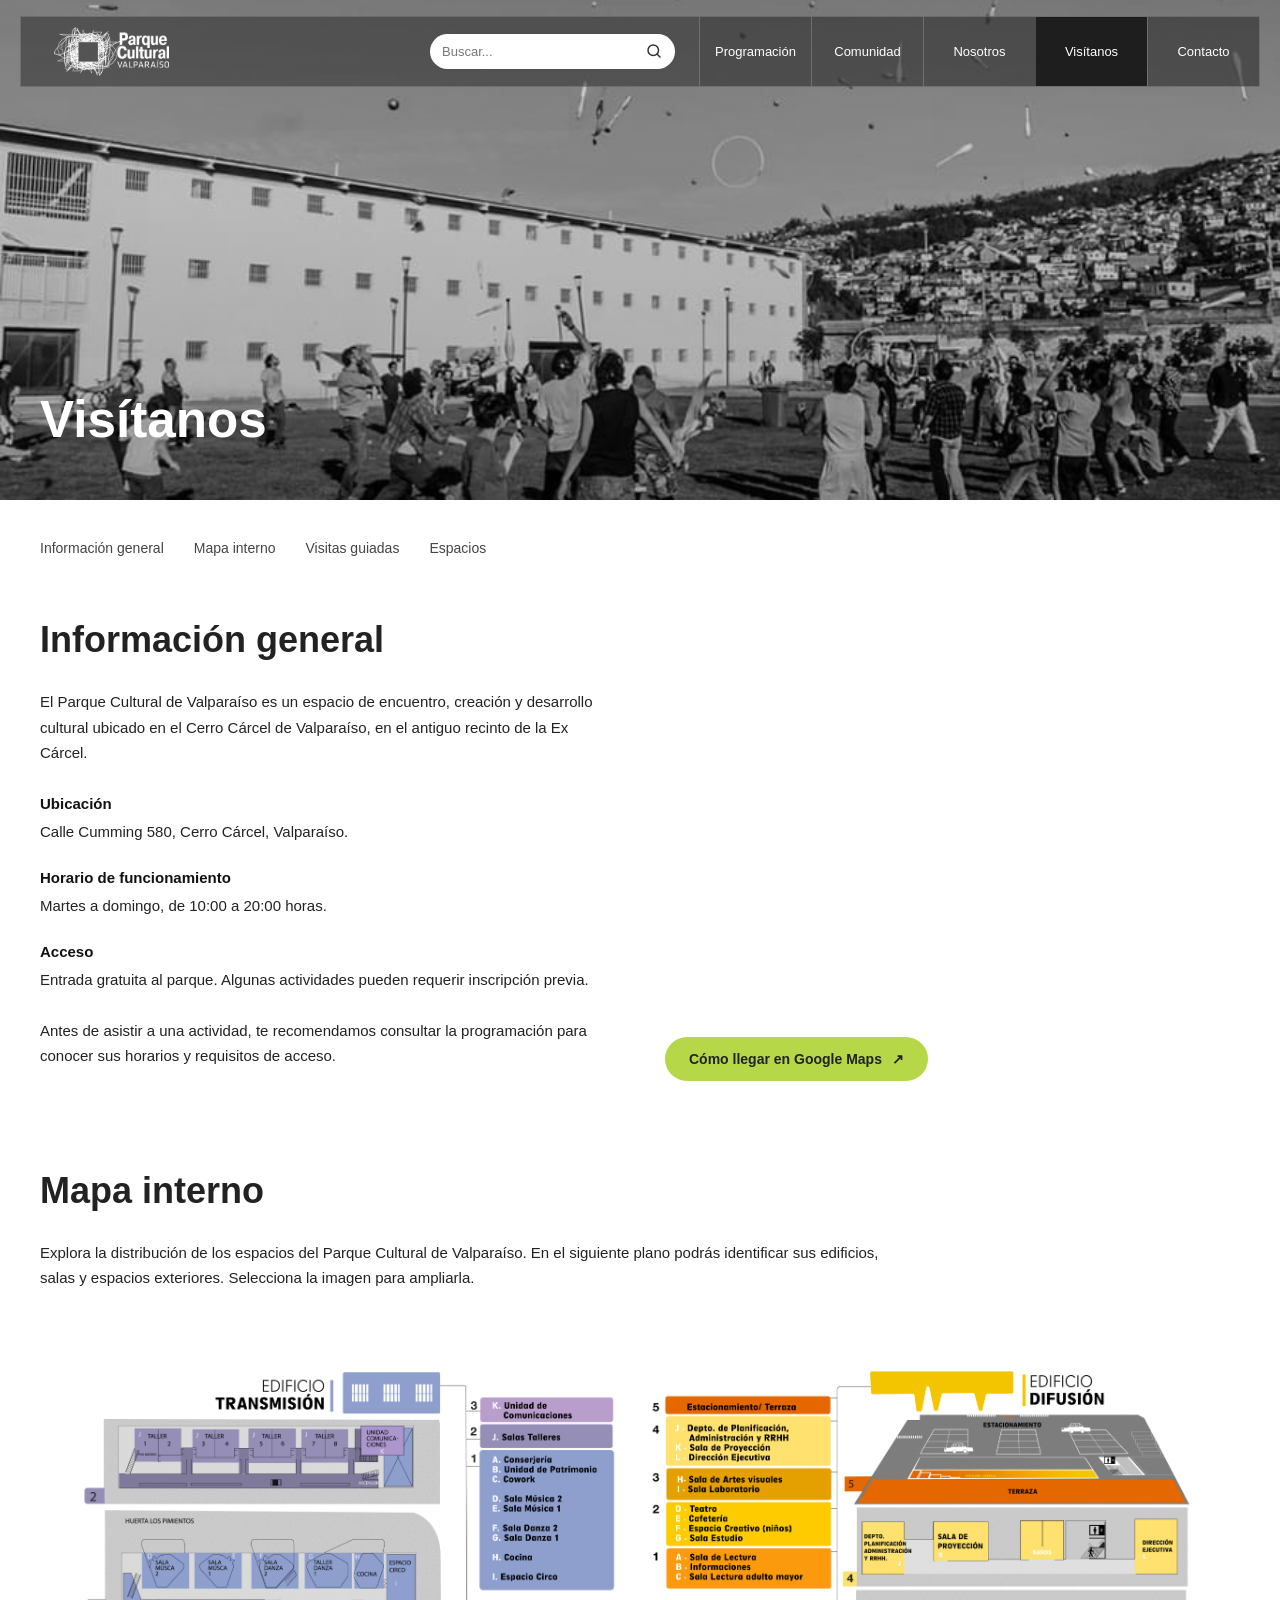
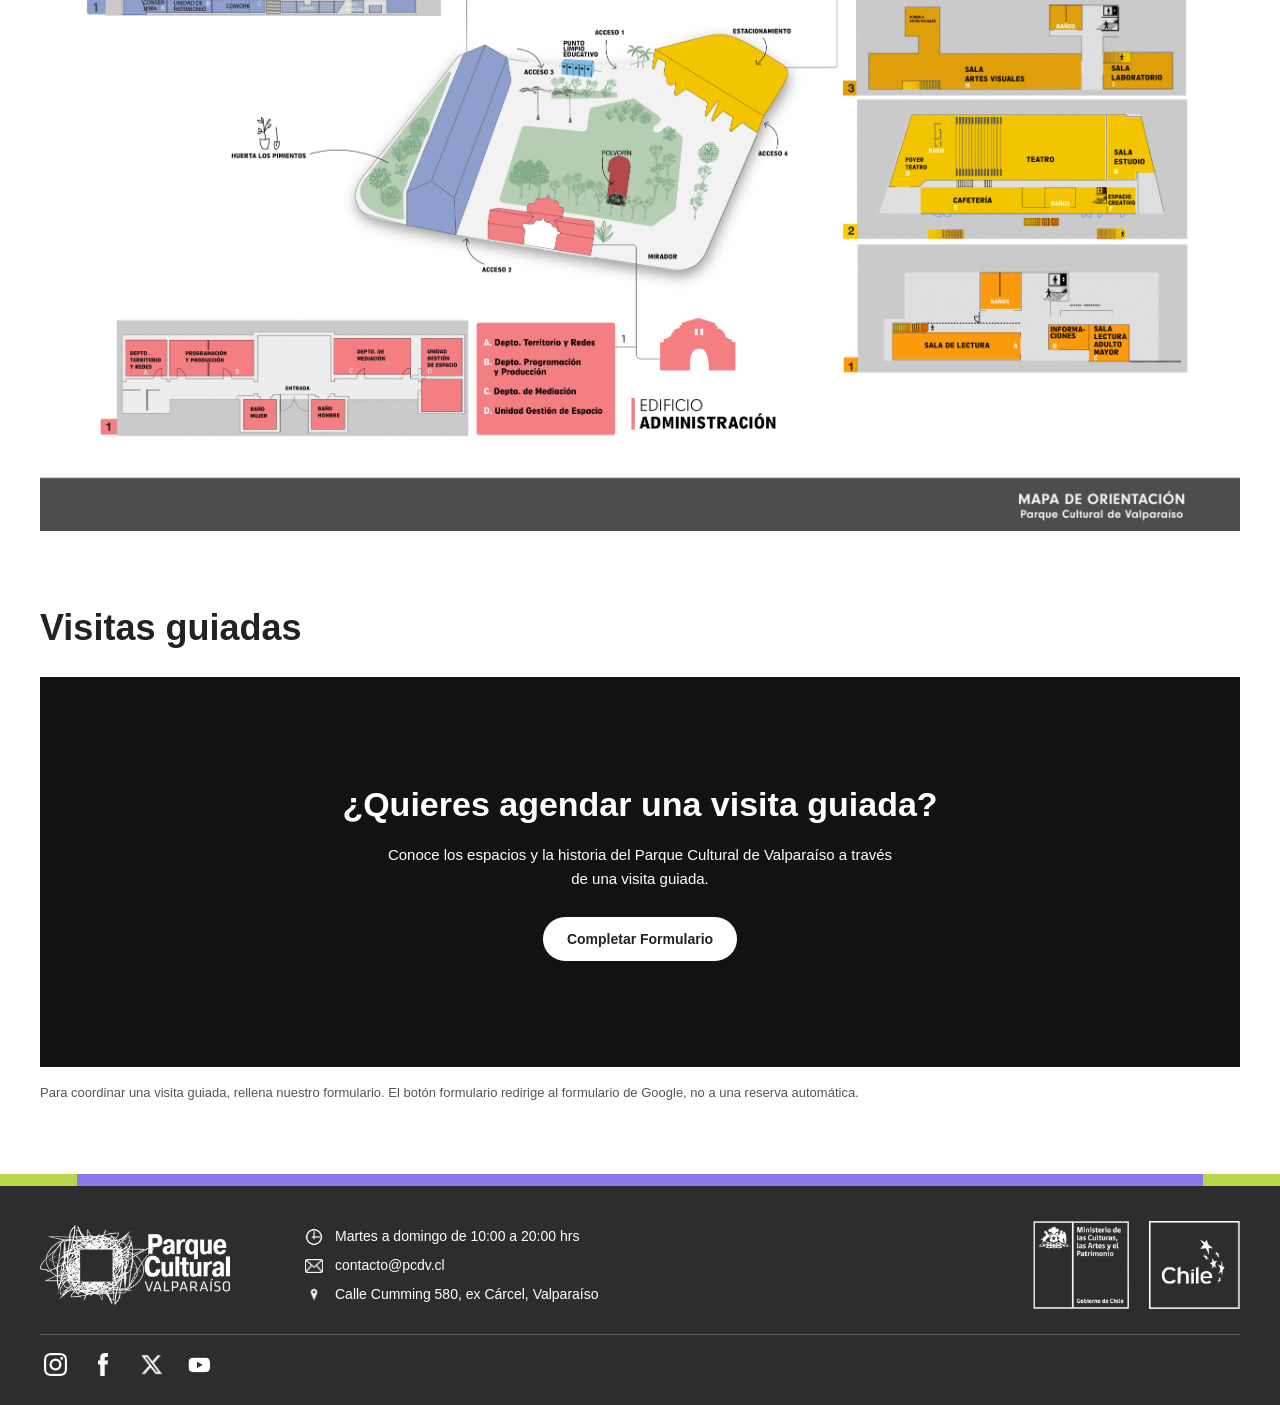
<file: visita.html>
<!DOCTYPE html>
<html lang="es">

<head>
    <!-- CONFIGURACIÓN GENERAL -->
    <meta charset="UTF-8">
    <meta name="viewport"
          content="width=device-width, initial-scale=1.0">

    <meta name="description"
          content="Información para visitar el Parque Cultural de Valparaíso: ubicación, horarios, mapa interno y visitas guiadas.">

    <title>Visítanos | Parque Cultural de Valparaíso</title>

    <!-- ARCHIVOS COMPARTIDOS -->
    <link rel="stylesheet" href="css/estilos.css">
    <script src="js/main.js" defer></script>
</head>

<body>

    <!-- =====================================
         1. HEADER Y PORTADA
         ===================================== -->

    <div class="portada">

        <header class="header">

            <div class="header-contenido">

                <!-- LOGOTIPO -->
                <a href="index.html"
                   class="logo"
                   aria-label="Ir al inicio del Parque Cultural">

                    <img
                        src="assets/imagenes/logo-parque-cultural.png"
                        alt="Parque Cultural de Valparaíso"
                        width="145"
                        height="61">
                </a>

                <!-- BUSCADOR -->
                <form class="buscador" role="search">

                    <label for="buscar" class="visualmente-oculto">
                        Buscar en el sitio
                    </label>

                    <input
                        type="search"
                        id="buscar"
                        name="q"
                        placeholder="Buscar...">

                    <button type="submit" aria-label="Buscar">

                        <svg width="18"
                             height="18"
                             viewBox="0 0 24 24"
                             fill="none"
                             stroke="currentColor"
                             stroke-width="2"
                             stroke-linecap="round"
                             aria-hidden="true">
                            <circle cx="11" cy="11" r="7"></circle>
                            <path d="m20 20-4-4"></path>
                        </svg>

                    </button>

                </form>

                <!-- MENÚ HAMBURGUESA -->
                <button
                    class="menu-toggle"
                    type="button"
                    aria-label="Abrir menú"
                    aria-expanded="false"
                    aria-controls="menu-principal">

                    <span></span>
                    <span></span>
                    <span></span>

                </button>

                <!-- NAVEGACIÓN PRINCIPAL -->
                <nav class="navegacion"
                     id="menu-principal"
                     aria-label="Navegación principal">

                    <ul class="menu">

                        <li>
                            <a href="cartelera.html">
                                Programación
                            </a>
                        </li>

                        <li>
                            <a href="comunidad.html">
                                Comunidad
                            </a>
                        </li>

                        <li>
                            <a href="nosotros.html">
                                Nosotros
                            </a>
                        </li>

                        <li>
                            <a href="visita.html"
                               aria-current="page">
                                Visítanos
                            </a>
                        </li>

                        <li>
                            <a href="contacto.html">
                                Contacto
                            </a>
                        </li>

                    </ul>

                </nav>

            </div>

        </header>

        <!-- PORTADA FOTOGRÁFICA -->
        <section class="hero"
                 aria-labelledby="titulo-visita">

            <img
                src="assets/imagenes/portada-visitanos.jpg"
                alt="Actividad al aire libre en el Parque Cultural de Valparaíso"
                class="hero-imagen">

            <div class="hero-contenido">
                <h1 id="titulo-visita">Visítanos</h1>
            </div>

        </section>

    </div>


    <!-- =====================================
         2. CONTENIDO PRINCIPAL
         ===================================== -->

    <main class="pagina-visita">

        <!-- NAVEGACIÓN SECUNDARIA -->
        <nav class="submenu-paginas"
             aria-label="Secciones de Visítanos">

            <a href="#informacion-general">
                Información general
            </a>

            <a href="#mapa-interno">
                Mapa interno
            </a>

            <a href="#visitas-guiadas">
                Visitas guiadas
            </a>

            <a href="espacios.html">
                Espacios
            </a>

        </nav>


        <div class="contenedor visita-contenedor">

            <!-- =====================================
                 3. INFORMACIÓN GENERAL
                 ===================================== -->

            <section class="visita-seccion"
                     id="informacion-general"
                     aria-labelledby="titulo-informacion">

                <h2 id="titulo-informacion">
                    Información general
                </h2>

                <div class="visita-informacion-grid">

                    <!-- INFORMACIÓN DEL PARQUE -->
                    <div class="visita-datos">

                        <p>
                            El Parque Cultural de Valparaíso es
                            un espacio de encuentro, creación
                            y desarrollo cultural ubicado
                            en el Cerro Cárcel de Valparaíso,
                            en el antiguo recinto de la Ex Cárcel.
                        </p>

                        <div class="visita-datos-lista">

                            <p>
                                <strong>Ubicación</strong>
                                Calle Cumming 580,
                                Cerro Cárcel, Valparaíso.
                            </p>

                            <p>
                                <strong>Horario de funcionamiento</strong>
                                Martes a domingo,
                                de 10:00 a 20:00 horas.
                            </p>

                            <p>
                                <strong>Acceso</strong>
                                Entrada gratuita al parque.
                                Algunas actividades pueden
                                requerir inscripción previa.
                            </p>

                        </div>

                        <p>
                            Antes de asistir a una actividad,
                            te recomendamos consultar la
                            programación para conocer sus
                            horarios y requisitos de acceso.
                        </p>

                    </div>


                    <!-- GOOGLE MAPS INTERACTIVO -->
                    <div class="visita-mapa-ubicacion">

                        <iframe
                            src="https://maps.google.com/maps?q=Parque%20Cultural%20de%20Valparaiso%2C%20Chile&amp;z=16&amp;output=embed"
                            title="Ubicación del Parque Cultural de Valparaíso en Google Maps"
                            loading="lazy"
                            referrerpolicy="no-referrer-when-downgrade"
                            allowfullscreen>
                        </iframe>

                        <a
                            href="https://www.google.com/maps/search/?api=1&amp;query=Parque+Cultural+de+Valparaiso"
                            class="visita-boton visita-boton-mapa"
                            target="_blank"
                            rel="noopener noreferrer">

                            Cómo llegar en Google Maps
                            <span aria-hidden="true">↗</span>

                        </a>

                    </div>

                </div>

            </section>


            <!-- =====================================
                 4. MAPA INTERNO
                 ===================================== -->

            <section class="visita-seccion"
                     id="mapa-interno"
                     aria-labelledby="titulo-mapa-interno">

                <h2 id="titulo-mapa-interno">
                    Mapa interno
                </h2>

                <p class="visita-descripcion">
                    Explora la distribución de los espacios
                    del Parque Cultural de Valparaíso.
                    En el siguiente plano podrás identificar
                    sus edificios, salas y espacios exteriores.
                    Selecciona la imagen para ampliarla.
                </p>

                <!-- MAPA VISIBLE EN LA PÁGINA -->
                <button
                    type="button"
                    class="visita-mapa-abrir"
                    id="abrir-mapa"
                    aria-haspopup="dialog"
                    aria-controls="modal-mapa"
                    aria-label="Ampliar el mapa interno del Parque Cultural">

                    <img
                        src="assets/imagenes/mapa-interno.png"
                        alt="Plano de orientación de los edificios y espacios del Parque Cultural de Valparaíso"
                        loading="lazy"
                        decoding="async">

                </button>

            </section>


            <!-- =====================================
                 5. VISITAS GUIADAS
                 ===================================== -->

            <section class="visita-seccion"
                     id="visitas-guiadas"
                     aria-labelledby="titulo-guiadas">

                <h2 id="titulo-guiadas">
                    Visitas guiadas
                </h2>

                <!-- BANNER FOTOGRÁFICO -->
                <div class="visita-guiada-banner">

                    <img
                        src="assets/imagenes/visitanos-agenda-visita.jpg"
                        alt="Estudiantes participando en una visita guiada dentro del Parque Cultural"
                        loading="lazy"
                        decoding="async">

                    <!-- TEXTO SOBRE LA FOTOGRAFÍA -->
                    <div class="visita-guiada-contenido">

                        <h3>
                            ¿Quieres agendar una
                            visita guiada?
                        </h3>

                        <p>
                            Conoce los espacios y la historia
                            del Parque Cultural de Valparaíso
                            a través de una visita guiada.
                        </p>

                        <a
                            href="https://docs.google.com/forms/d/e/1FAIpQLSckbN3tgv7VBdzY6OorFCTSGdptn5BcYa2u8EZwLsnwP2wteg/viewform?pli=1"
                            class="visita-boton visita-boton-claro">

                            Completar Formulario

                        </a>

                    </div>

                </div>

                <p class="visita-nota">
                    Para coordinar una visita guiada,
                    rellena nuestro formulario.
                    El botón formulario redirige al formulario de Google,
                    no a una reserva automática.
                </p>

            </section>

        </div>

    </main>

    <!-- =====================================
         7. FOOTER INSTITUCIONAL
         ===================================== -->

    <footer class="footer">

        <!-- FRANJA SUPERIOR -->
        <div class="footer-franja"
             aria-hidden="true"></div>

        <div class="footer-contenedor">

            <div class="footer-principal">

                <!-- LOGOTIPO -->
                <div class="footer-marca">

                    <a href="index.html"
                       aria-label="Volver al inicio">

                        <img
                            src="assets/imagenes/logo-parque-cultural.png"
                            alt="Parque Cultural de Valparaíso"
                            width="190"
                            height="80">

                    </a>

                </div>

                <!-- INFORMACIÓN -->
                <div class="footer-informacion">

                    <div class="footer-dato">

                        <img
                            src="assets/imagenes/icono-horario.png"
                            alt=""
                            class="footer-icono-img"
                            width="18"
                            height="18">

                        <span>
                            Martes a domingo
                            de 10:00 a 20:00 hrs
                        </span>

                    </div>

                    <div class="footer-dato">

                        <img
                            src="assets/imagenes/icono-correo.png"
                            alt=""
                            class="footer-icono-img"
                            width="18"
                            height="18">

                        <a href="mailto:contacto@pcdv.cl">
                            contacto@pcdv.cl
                        </a>

                    </div>

                    <div class="footer-dato">

                        <img
                            src="assets/imagenes/icono-ubicacion.png"
                            alt=""
                            class="footer-icono-img"
                            width="18"
                            height="18">

                        <span>
                            Calle Cumming 580,
                            ex Cárcel, Valparaíso
                        </span>

                    </div>

                </div>

                <!-- LOGOTIPOS INSTITUCIONALES -->
                <div class="footer-instituciones">

                    <img
                        src="assets/imagenes/logo-ministerio.png"
                        alt="Ministerio de las Culturas, las Artes y el Patrimonio"
                        class="logo-ministerio">

                    <img
                        src="assets/imagenes/logo-chile.png"
                        alt="Chile"
                        class="logo-chile">

                </div>

            </div>

            <!-- LÍNEA DIVISORIA -->
            <hr class="footer-separador">

            <!-- REDES SOCIALES -->
            <nav class="footer-redes"
                 aria-label="Redes sociales">

                <a
                    href="https://www.instagram.com/parqueculturaldevalparaiso/"
                    target="_blank"
                    rel="noopener noreferrer"
                    aria-label="Instagram del Parque Cultural">

                    <img
                        src="assets/imagenes/icono-instagram.png"
                        alt=""
                        class="footer-red-icono">

                </a>

                <a
                    href="https://www.facebook.com/parqueculturaldevalparaiso/"
                    target="_blank"
                    rel="noopener noreferrer"
                    aria-label="Facebook del Parque Cultural">

                    <img
                        src="assets/imagenes/icono-facebook.png"
                        alt=""
                        class="footer-red-icono">

                </a>

                <a
                    href="https://x.com/parquecultural"
                    target="_blank"
                    rel="noopener noreferrer"
                    aria-label="X del Parque Cultural">

                    <img
                        src="assets/imagenes/icono-x.png"
                        alt=""
                        class="footer-red-icono">

                </a>

                <a
                    href="https://www.youtube.com/user/comunicacionesPCdV"
                    target="_blank"
                    rel="noopener noreferrer"
                    aria-label="YouTube del Parque Cultural">

                    <img
                        src="assets/imagenes/icono-youtube.png"
                        alt=""
                        class="footer-red-icono">

                </a>

            </nav>

        </div>

    </footer>
</body>
</html>
</file>
<file: css/estilos.css>
/* CONFIGURACIÓN GENERAL */
*,
*::before,
*::after {
    box-sizing: border-box;
}

html {
    scroll-behavior: smooth;
}

body {
    margin: 0;
    min-height: 100vh;
    display: flex;
    flex-direction: column;
    font-family: Arial, Helvetica, sans-serif;
    font-size: 16px;
    line-height: 1.5;
    color: #222222;
    background-color: #ffffff;
}

main {
    flex: 1;
}

img {
    display: block;
    max-width: 100%;
    height: auto;
}

button,
input,
textarea {
    font: inherit;
}

button {
    cursor: pointer;
}

a {
    color: inherit;
}

.contenedor {
    width: min(100% - 40px, 1200px);
    margin-inline: auto;
    padding-block: 60px;
}

.visualmente-oculto {
    position: absolute;
    width: 1px;
    height: 1px;
    padding: 0;
    margin: -1px;
    overflow: hidden;
    clip: rect(0, 0, 0, 0);
    white-space: nowrap;
    border: 0;
}

/* HEADER Y PORTADA */
.portada {
    position: relative;
    width: 100%;
    background-color: #292929;
}

.hero {
    position: relative;
    width: 100%;
    height: 500px;
    overflow: hidden;
    background-color: #292929;
}

.hero-imagen {
    position: absolute;
    inset: 0;
    width: 100%;
    height: 100%;
    object-fit: cover;
    object-position: center;
    filter: grayscale(100%);
}

.hero::after {
    content: "";
    position: absolute;
    inset: 0;
    background: linear-gradient(
    to bottom,
    rgba(0, 0, 0, 0.15),
    rgba(0, 0, 0, 0.30)
    );
    pointer-events: none;
}

.hero-contenido {
    position: absolute;
    z-index: 2;
    bottom: 50px;
    left: max(20px, calc((100% - 1200px) / 2));
    max-width: 700px;
    padding-right: 20px;
    color: #ffffff;
}

.hero-etiqueta {
    margin: 0 0 8px;
    font-size: 16px;
}

.hero h1 {
    margin: 0;
    font-size: clamp(28px, 4vw, 52px);
    line-height: 1.15;
    font-weight: 700;
}

.header {
    position: absolute;
    top: 16px;
    left: 0;
    z-index: 100;
    width: 100%;
    color: #ffffff;
}

.header-contenido {
    display: flex;
    align-items: stretch;
    width: min(100% - 40px, 1440px);
    min-height: 70px;
    margin-inline: auto;
    background-color: rgba(35, 35, 35, 0.48);
    border: 1px solid rgba(255, 255, 255, 0.16);
}

.logo {
    display: flex;
    align-items: center;
    justify-content: center;
    flex-shrink: 0;
    width: 180px;
    padding: 10px 14px;
    text-decoration: none;
}

.logo img {
    width: 115px;
    height: auto;
}

.buscador {
    display: flex;
    align-items: center;
    align-self: center;
    width: 100%;
    max-width: 245px;
    min-width: 130px;
    height: 35px;
    margin-left: auto;
    margin-right: 24px;
    background-color: #ffffff;
    border-radius: 30px;
}

.buscador input {
    flex: 1;
    min-width: 0;
    width: 100%;
    padding: 8px 12px;
    font-size: 13px;
    color: #222222;
    background: transparent;
    border: none;
    outline: none;
}

.buscador input::placeholder {
    color: #777777;
}

.buscador button {
    display: flex;
    align-items: center;
    justify-content: center;
    padding: 8px 12px;
    color: #333333;
    background: transparent;
    border: none;
    border-radius: 50%;
}

.buscador:focus-within {
    outline: 2px solid #d4ee56;
    outline-offset: 2px;
}

.navegacion {
    display: flex;
    align-self: stretch;
}

.menu {
    display: flex;
    align-items: stretch;
    height: 100%;
    margin: 0;
    padding: 0;
    list-style: none;
}

.menu li {
    display: flex;
    align-items: stretch;
}

.menu a {
    display: flex;
    align-items: center;
    justify-content: center;
    min-width: 112px;
    height: 100%;
    padding: 16px 15px;
    color: #ffffff;
    font-size: 13px;
    font-weight: 500;
    text-align: center;
    text-decoration: none;
    white-space: nowrap;
    background-color: rgba(65, 65, 65, 0.30);
    border-left: 1px solid rgba(255, 255, 255, 0.20);
    transition: background-color 0.2s ease;
}

.menu a:hover {
    background-color: rgba(25, 25, 25, 0.88);
}

.menu a[aria-current="page"],
.menu a[aria-current="location"] {
    background-color: rgba(25, 25, 25, 0.90);
}

.menu-toggle {
    display: none;
    flex-direction: column;
    align-items: center;
    justify-content: center;
    gap: 5px;
    width: 55px;
    padding: 12px;
    color: #ffffff;
    background: rgba(40, 40, 40, 0.60);
    border: none;
}

.menu-toggle span {
    display: block;
    width: 24px;
    height: 2px;
    background-color: #ffffff;
    border-radius: 2px;
}

/* FOOTER INSTITUCIONAL */
.footer {
    width: 100%;
    padding: 0;
    background-color: #2d2d2f;
    color: #ffffff;
}

.footer-franja {
    width: 100%;
    height: 12px;
    background: linear-gradient(
    to right,
    #b6d747 0%,
    #b6d747 6%,
    #8c78e8 6%,
    #8c78e8 94%,
    #b6d747 94%,
    #b6d747 100%
    );
}

.footer-contenedor {
    width: min(100% - 80px, 1250px);
    margin-inline: auto;
    padding: 35px 0 25px;
}

.footer-principal {
    display: grid;
    grid-template-columns:
    220px minmax(0, 1fr) auto;
    align-items: center;
    column-gap: 45px;
}

.footer-marca img {
    width: 190px;
    max-width: 100%;
    height: auto;
}

.footer-informacion {
    display: flex;
    flex-direction: column;
    gap: 9px;
}

.footer-dato {
    display: flex;
    align-items: flex-start;
    gap: 12px;
    font-size: 14px;
    line-height: 1.45;
}

.footer-icono-img {
    display: block;
    width: 18px;
    height: 18px;
    object-fit: contain;
    flex-shrink: 0;
    margin-top: 2px;
}

.footer-dato a {
    color: #ffffff;
    text-decoration: none;
}

.footer-dato a:hover {
    text-decoration: underline;
}

.footer-instituciones {
    display: flex;
    align-items: center;
    justify-content: flex-end;
    gap: 20px;
}

.footer-instituciones img {
    display: block;
    width: auto;
    height: 88px;
    max-width: 100%;
    object-fit: contain;
}

.footer-separador {
    width: 100%;
    height: 1px;
    margin: 25px 0 15px;
    background-color: #5d5d60;
    border: none;
}

.footer-redes {
    display: flex;
    align-items: center;
    flex-wrap: wrap;
    gap: 18px;
}

.footer-redes a {
    display: inline-flex;
    align-items: center;
    justify-content: center;
    width: 30px;
    height: 30px;
    text-decoration: none;
    transition: opacity 0.2s ease;
}

.footer-redes a:hover {
    opacity: 0.65;
}

.footer-red-icono {
    display: block;
    width: 23px;
    height: 23px;
    object-fit: contain;
}

.footer-redes a:nth-child(2) img {
    width: 13px;
    height: 23px;
}

.footer a:focus-visible,
.menu a:focus-visible,
.logo:focus-visible,
.menu-toggle:focus-visible,
.buscador button:focus-visible {
    outline: 3px solid #b6d747;
    outline-offset: 3px;
}

/* RESPONSIVIDAD */
@media (max-width: 1150px) {
    .header-contenido {
        min-height: 68px;
    }

    .logo {
        width: 145px;
    }

    .logo img {
        width: 105px;
    }

    .buscador {
        flex: 1;
        max-width: 300px;
        margin-left: auto;
        margin-right: 15px;
    }

    .menu-toggle {
        display: flex;
    }

    .navegacion {
        display: none;
        position: absolute;
        top: 100%;
        left: 20px;
        right: 20px;
        background-color: rgba(35, 35, 35, 0.97);
        box-shadow: 0 8px 20px rgba(0, 0, 0, 0.25);
    }

    .navegacion.abierta {
        display: block;
    }

    .menu {
        flex-direction: column;
        height: auto;
    }

    .menu li {
        display: block;
    }

    .menu a {
        justify-content: flex-start;
        width: 100%;
        min-width: 0;
        height: auto;
        padding: 16px 20px;
        font-size: 16px;
        text-align: left;
        border-left: none;
        border-bottom: 1px solid rgba(255, 255, 255, 0.15);
    }

    .hero {
        height: 420px;
    }

    .hero-contenido {
        left: 30px;
        bottom: 40px;
    }

    .contenedor {
        padding-block: 45px;
    }

}

@media (max-width: 1000px) {
    .footer-contenedor {
        width: calc(100% - 50px);
    }

    .footer-principal {
        grid-template-columns: 180px minmax(0, 1fr);
        gap: 30px;
    }

    .footer-marca img {
        width: 165px;
    }

    .footer-instituciones {
        grid-column: 1 / -1;
        justify-content: flex-start;
    }

    .footer-instituciones img {
        height: 80px;
    }

}

@media (max-width: 600px) {
    .header {
        top: 10px;
    }

    .header-contenido {
        width: calc(100% - 20px);
        min-height: 60px;
    }

    .logo {
        width: 105px;
        padding: 8px;
    }

    .logo img {
        width: 90px;
    }

    .buscador {
        min-width: 0;
        height: 33px;
        margin-right: 8px;
    }

    .buscador input {
        padding: 7px;
        font-size: 12px;
    }

    .buscador button {
        padding: 7px;
    }

    .menu-toggle {
        width: 45px;
        padding: 10px;
    }

    .menu-toggle span {
        width: 22px;
    }

    .navegacion {
        left: 10px;
        right: 10px;
    }

    .hero {
        height: 360px;
    }

    .hero-contenido {
        left: 20px;
        right: 20px;
        bottom: 30px;
        padding: 0;
    }

    .hero-etiqueta {
        font-size: 14px;
    }

    .hero h1 {
        font-size: clamp(25px, 7vw, 36px);
    }

    .contenedor {
        width: calc(100% - 30px);
        padding-block: 35px;
    }

    .footer-franja {
        height: 8px;
    }

    .footer-contenedor {
        width: calc(100% - 40px);
        padding: 30px 0 25px;
    }

    .footer-principal {
        display: flex;
        flex-direction: column;
        align-items: flex-start;
        gap: 28px;
    }

    .footer-marca img {
        width: 170px;
    }

    .footer-informacion {
        gap: 12px;
    }

    .footer-dato {
        font-size: 13px;
    }

    .footer-icono-img {
        width: 17px;
        height: 17px;
    }

    .footer-instituciones {
        gap: 18px;
    }

    .footer-instituciones img {
        height: 73px;
    }

    .footer-separador {
        margin: 25px 0 20px;
    }

    .footer-redes {
        gap: 16px;
    }

    .footer-red-icono {
        width: 22px;
        height: 22px;
    }

}

/* PÁGINA: COMUNIDAD */
.pagina-comunidad {
    background-color: #ffffff;
    color: #222222;
}

.comunidad-introduccion {
    margin-bottom: 50px;
}

.ruta-pagina {
    margin: 0 0 25px;
    font-size: 13px;
    color: #666666;
}

.comunidad-introduccion h2 {
    margin: 0 0 15px;
    font-size: clamp(26px, 3vw, 36px);
    font-weight: 700;
    line-height: 1.2;
}

.comunidad-introduccion > p:last-child {
    max-width: 650px;
    margin: 0;
    font-size: 15px;
    line-height: 1.6;
}

.comunidad-proyecto {
    display: grid;
    grid-template-columns:
    minmax(0, 2fr)
    minmax(0, 1fr);
    gap: 0;
    align-items: stretch;
    width: 100%;
    max-width: 1050px;
    min-height: 290px;
    margin: 0 auto 60px;
}

.comunidad-proyecto-texto {
    display: flex;
    flex-direction: column;
    align-items: stretch;
    min-width: 0;
    background-color: #ffffff;
}

.comunidad-proyecto h3 {
    display: flex;
    align-items: center;
    width: 100%;
    min-height: 58px;
    margin: 0;
    padding: 14px 20px;
    color: #ffffff;
    background-color: #080808;
    font-size: 19px;
    font-weight: 600;
    line-height: 1.3;
}

.comunidad-proyecto-texto > p {
    margin: 0;
    padding: 18px 20px 10px;
    font-size: 14px;
    line-height: 1.5;
}

.comunidad-proyecto-imagen {
    width: 100%;
    min-width: 0;
    display: flex;
    align-items: stretch;
    justify-content: center;
    background-color: #ffffff;
    overflow: hidden;
}

.comunidad-proyecto-imagen img {
    display: block;
    width: 100%;
    height: 100%;
    object-fit: contain;
    object-position: center;
}

.proyecto-detalle {
    width: 100%;
    margin-top: auto;
    padding: 12px 20px 18px;
}

.proyecto-detalle summary {
    display: flex;
    align-items: center;
    justify-content: center;
    width: fit-content;
    min-width: 130px;
    min-height: 36px;
    margin-inline: auto;
    padding: 8px 22px;
    color: #222222;
    background-color: #b6d747;
    border-radius: 30px;
    font-size: 12px;
    font-weight: 600;
    text-align: center;
    cursor: pointer;
    list-style: none;
    transition: background-color 0.2s ease;
}

.proyecto-detalle summary::-webkit-details-marker {
    display: none;
}

.proyecto-detalle summary:hover {
    background-color: #9fbe35;
}

.proyecto-detalle summary:focus-visible {
    outline: 3px solid #222222;
    outline-offset: 3px;
}

.proyecto-detalle[open] p {
    margin: 15px 0 0;
    padding: 15px;
    background-color: #f3f3f3;
    border-left: 3px solid #b6d747;
    font-size: 14px;
    line-height: 1.6;
}

@media (max-width: 900px) {
    .comunidad-proyecto {
        grid-template-columns:
        minmax(0, 1.5fr)
        minmax(0, 1fr);
        min-height: 260px;
        margin-bottom: 45px;
    }

    .comunidad-proyecto h3 {
        min-height: 54px;
        font-size: 17px;
    }

    .comunidad-proyecto-texto > p {
        padding: 15px 16px 8px;
        font-size: 13px;
    }

    .proyecto-detalle {
        padding: 12px 16px 18px;
    }

}

@media (max-width: 600px) {
    .pagina-comunidad .comunidad-proyecto {
        display: grid;
        grid-template-columns: minmax(0, 1fr);
        gap: 0;
    }

    .pagina-comunidad .comunidad-proyecto-texto {
        display: contents;
    }

    .pagina-comunidad .comunidad-proyecto-imagen {
        order: 1;
        width: 100%;
        max-width: none;
        margin: 0;
    }

    .pagina-comunidad .comunidad-proyecto-imagen img {
        width: 100%;
        height: auto;
        aspect-ratio: 1 / 1;
        object-fit: contain;
    }

    .pagina-comunidad .comunidad-proyecto h3 {
        order: 2;
        margin: 0;
    }

    .pagina-comunidad .comunidad-proyecto-texto > p {
        order: 3;
        margin: 0;
        padding: 16px 16px 0;
    }

    .pagina-comunidad .proyecto-detalle {
        order: 4;
        margin: 0;
        padding: 20px 16px 24px;
    }

}

@media (prefers-reduced-motion: reduce) {
    .proyecto-detalle summary {
        transition: none;
    }

}

@media (prefers-reduced-motion: reduce) {
    html {
        scroll-behavior: auto;
    }

    .menu a,
    .footer-redes a {
        transition: none;
    }

}

/* NAVEGACIÓN SECUNDARIA COMPARTIDA */
.submenu-paginas {
    display: flex;
    align-items: center;
    flex-wrap: wrap;
    gap: 30px;
    width: min(100% - 40px, 1200px);
    margin-inline: auto;
    padding-top: 30px;
}

.submenu-paginas a {
    display: inline-block;
    padding: 8px 0 12px;
    color: #444444;
    font-size: 14px;
    text-decoration: none;
    border-bottom: 2px solid transparent;
    transition: border-color 0.2s ease;
}

.submenu-paginas a:hover,
.submenu-paginas a[aria-current="page"] {
    border-bottom-color: #8c78e8;
}

.submenu-paginas a:focus-visible {
    outline: 3px solid #8c78e8;
    outline-offset: 4px;
}

@media (max-width: 600px) {
    .submenu-paginas {
        width: calc(100% - 30px);
        gap: 18px;
        padding-top: 20px;
    }

    .submenu-paginas a {
        font-size: 13px;
        padding-bottom: 10px;
    }

}

/* PÁGINA: PATRIMONIO */
.pagina-patrimonio {
    width: 100%;
    background-color: #ffffff;
    color: #222222;
}

.patrimonio-submenu {
    display: flex;
    align-items: center;
    flex-wrap: wrap;
    gap: 30px;
    width: min(100% - 40px, 1200px);
    margin-inline: auto;
    padding-top: 30px;
}

.patrimonio-submenu a {
    padding: 8px 0;
    color: #444444;
    font-size: 14px;
    text-decoration: none;
    border-bottom: 2px solid transparent;
}

.patrimonio-submenu a:hover,
.patrimonio-submenu-activo {
    border-bottom-color: #8c78e8 !important;
}

.patrimonio-submenu a:focus-visible {
    outline: 3px solid #8c78e8;
    outline-offset: 4px;
}

.patrimonio-introduccion {
    padding-top: 45px;
    padding-bottom: 65px;
}

.patrimonio-introduccion h1 {
    margin: 0 0 25px;
    font-size: clamp(28px, 3vw, 38px);
    line-height: 1.2;
}

.patrimonio-introduccion p {
    max-width: 850px;
    margin: 0 0 18px;
    font-size: 15px;
    line-height: 1.7;
}

.patrimonio-seccion {
    margin-bottom: 80px;
    scroll-margin-top: 25px;
}

.patrimonio-seccion > .contenedor {
    padding-top: 20px;
    padding-bottom: 25px;
}

.patrimonio-seccion h2 {
    margin: 0;
    font-size: clamp(24px, 2.5vw, 32px);
    line-height: 1.25;
}

.patrimonio-tarjeta {
    display: grid;
    grid-template-columns:
    minmax(0, 1fr)
    minmax(0, 1fr);
    gap: 0;
    align-items: stretch;
    width: 100%;
    min-height: 350px;
}

.patrimonio-tarjeta-imagen {
    min-width: 0;
    min-height: 350px;
    overflow: hidden;
}

.patrimonio-tarjeta-imagen img {
    display: block;
    width: 100%;
    height: 100%;
    min-height: 350px;
    object-fit: cover;
    object-position: center;
}

.patrimonio-tarjeta-texto {
    display: flex;
    flex-direction: column;
    align-items: flex-start;
    justify-content: center;
    min-width: 0;
    padding: clamp(25px, 4vw, 65px);
    color: #ffffff;
    background-color: #111111;
}

.patrimonio-tarjeta-texto h3 {
    margin: 0 0 20px;
    font-size: clamp(20px, 2vw, 26px);
    font-weight: 600;
    line-height: 1.3;
}

.patrimonio-tarjeta-texto > p {
    max-width: 500px;
    margin: 0 0 25px;
    font-size: 15px;
    line-height: 1.65;
}

.patrimonio-invertida
.patrimonio-tarjeta-texto {
    grid-column: 1;
    grid-row: 1;
}

.patrimonio-invertida
.patrimonio-tarjeta-imagen {
    grid-column: 2;
    grid-row: 1;
}

.patrimonio-detalle {
    width: 100%;
    max-width: 500px;
}

.patrimonio-detalle summary {
    display: flex;
    align-items: center;
    justify-content: center;
    width: fit-content;
    min-width: 145px;
    min-height: 38px;
    padding: 9px 22px;
    color: #222222;
    background-color: #b6d747;
    border-radius: 30px;
    font-size: 13px;
    font-weight: 600;
    text-align: center;
    cursor: pointer;
    list-style: none;
    transition: background-color 0.2s ease;
}

.patrimonio-detalle summary::-webkit-details-marker {
    display: none;
}

.patrimonio-detalle summary:hover {
    background-color: #9fbe35;
}

.patrimonio-detalle summary:focus-visible {
    outline: 3px solid #ffffff;
    outline-offset: 4px;
}

.patrimonio-detalle[open] p {
    margin: 20px 0 0;
    padding: 15px;
    color: #ffffff;
    background-color: #292929;
    border-left: 3px solid #b6d747;
    font-size: 14px;
    line-height: 1.6;
}

@media (max-width: 900px) {
    .patrimonio-tarjeta {
        min-height: 300px;
    }

    .patrimonio-tarjeta-imagen,
    .patrimonio-tarjeta-imagen img {
        min-height: 300px;
    }

    .patrimonio-tarjeta-texto {
        padding: 25px;
    }

    .patrimonio-tarjeta-texto > p {
        font-size: 14px;
    }

    .patrimonio-seccion {
        margin-bottom: 55px;
    }

}

@media (max-width: 600px) {
    .patrimonio-submenu {
        width: calc(100% - 30px);
        gap: 14px;
        padding-top: 20px;
    }

    .patrimonio-submenu a {
        font-size: 12px;
    }

    .patrimonio-introduccion {
        padding-top: 35px;
        padding-bottom: 45px;
    }

    .patrimonio-introduccion p {
        font-size: 14px;
    }

    .patrimonio-seccion {
        margin-bottom: 45px;
    }

    .patrimonio-seccion > .contenedor {
        padding-top: 15px;
        padding-bottom: 20px;
    }

    .patrimonio-tarjeta {
        display: flex;
        flex-direction: column;
        min-height: 0;
    }

    .patrimonio-tarjeta-imagen {
        width: 100%;
        min-height: 0;
        height: 240px;
        order: 1;
    }

    .patrimonio-tarjeta-imagen img {
        width: 100%;
        height: 100%;
        min-height: 0;
        object-fit: cover;
    }

    .patrimonio-tarjeta-texto {
        width: 100%;
        min-height: 260px;
        padding: 30px 22px;
        order: 2;
    }

    .patrimonio-tarjeta-texto h3 {
        font-size: 21px;
    }

    .patrimonio-tarjeta-texto > p {
        font-size: 14px;
    }

    .patrimonio-detalle summary {
        min-height: 44px;
    }

}

@media (prefers-reduced-motion: reduce) {
    .patrimonio-detalle summary {
        transition: none;
    }

}

/* PÁGINA: NOSOTROS */
.pagina-nosotros .history-grid {
    display: grid;
    grid-template-columns: 1fr 480px;
    gap: 40px;
    align-items: stretch;
    margin-bottom: 50px;
}

.pagina-nosotros .history-text h2 {
    font-size: clamp(26px, 2.5vw, 34px);
    font-weight: 800;
    margin-bottom: 18px;
    color: #111111;
}

.pagina-nosotros .history-text p {
    font-size: 0.95rem;
    margin-bottom: 16px;
    line-height: 1.6;
    color: #222222;
}

.pagina-nosotros .history-image {
    width: 100%;
    height: 100%;
}

.pagina-nosotros .history-image img {
    width: 100% !important;
    height: 100% !important;
    min-height: 400px;
    object-fit: cover !important;
    object-position: center !important;
    border-radius: 4px;
}

.pagina-nosotros .mission-vision-grid {
    display: grid;
    grid-template-columns: 1fr 1fr;
    gap: 40px;
    margin-bottom: 50px;
}

.pagina-nosotros .mv-block h2 {
    font-size: 1.6rem;
    font-weight: 800;
    padding-bottom: 8px;
    border-bottom: 3px solid #8c78e8;
    margin-bottom: 16px;
    color: #222222;
}

.pagina-nosotros .mv-block p {
    font-size: 0.95rem;
    line-height: 1.6;
    color: #333333;
}

.pagina-nosotros .values-section {
    margin-bottom: 50px;
}

.pagina-nosotros .values-section h2 {
    font-size: 1.6rem;
    font-weight: 800;
    margin-bottom: 20px;
    color: #222222;
}

.pagina-nosotros .values-grid {
    display: grid;
    grid-template-columns: 1fr 1fr;
    gap: 30px;
}

.pagina-nosotros .values-grid ul {
    list-style-type: disc;
    padding-left: 20px;
}

.pagina-nosotros .values-grid li {
    font-size: 0.9rem;
    margin-bottom: 12px;
    line-height: 1.5;
}

.pagina-nosotros .accordion-group {
    display: flex;
    flex-direction: column;
    gap: 15px;
    margin-top: 20px;
    margin-bottom: 50px;
}

.pagina-nosotros .accordion-item {
    background-color: #f3f3f3;
    border-radius: 8px;
    overflow: hidden;
    border: 1px solid #e0e0e0;
}

.pagina-nosotros .accordion-header {
    padding: 16px 20px;
    font-weight: 700;
    font-size: 1rem;
    cursor: pointer;
    list-style: none;
    display: flex;
    align-items: center;
    user-select: none;
    background-color: #f8f8f8;
    color: #222222;
    transition: background-color 0.2s ease;
}

.pagina-nosotros .accordion-header:hover {
    background-color: #ececec;
}

.pagina-nosotros .accordion-header::-webkit-details-marker {
    display: none;
}

.pagina-nosotros .accordion-header::before {
    content: "▼";
    font-size: 0.8rem;
    margin-right: 15px;
    color: #8c78e8;
    transition: transform 0.2s ease;
}

.pagina-nosotros .accordion-item[open] .accordion-header::before {
    transform: rotate(180deg);
}

.pagina-nosotros .accordion-content {
    padding: 20px;
    background-color: #ffffff;
    border-top: 1px solid #e0e0e0;
}

.pagina-nosotros .transparency-header {
    margin-bottom: 30px;
}

.pagina-nosotros .transparency-header h2 {
    font-size: 1.8rem;
    font-weight: 800;
    margin-bottom: 6px;
    color: #222222;
}

.pagina-nosotros .transparency-header p {
    font-size: 0.95rem;
    color: #555555;
}

.pagina-nosotros .downloads-grid {
    display: grid;
    grid-template-columns: repeat(auto-fill, minmax(110px, 1fr));
    gap: 15px;
    padding: 10px 0;
}

.pagina-nosotros .download-card {
    background-color: #6143a6;
    color: #ffffff;
    text-decoration: none;
    aspect-ratio: 1 / 1;
    border-radius: 10px;
    display: flex;
    flex-direction: column;
    align-items: center;
    justify-content: center;
    padding: 10px;
    text-align: center;
    transition: background-color 0.2s ease, transform 0.1s ease;
}

.pagina-nosotros .download-card:hover {
    background-color: #4e3589;
    transform: translateY(-3px);
}

.pagina-nosotros .download-card .icon {
    font-size: 1.8rem;
    font-weight: bold;
    margin-bottom: 4px;
}

.pagina-nosotros .download-card .label {
    font-size: 0.72rem;
    font-weight: 700;
    letter-spacing: 0.5px;
}

@media (max-width: 900px) {
    .pagina-nosotros .history-grid {
        grid-template-columns: 1fr;
    }

    .pagina-nosotros .history-image {
        order: -1;
        height: auto;
    }

    .pagina-nosotros .history-image img {
        height: 280px !important;
        min-height: auto;
    }

    .pagina-nosotros .mission-vision-grid,
    .pagina-nosotros .values-grid {
        grid-template-columns: 1fr;
    }

    .pagina-nosotros .downloads-grid {
        grid-template-columns: repeat(auto-fill, minmax(95px, 1fr));
    }

}

/* PÁGINA: PROGRAMACIÓN */
.pagina-programacion {
    background-color: #ffffff;
    padding-bottom: 60px;
}

.programacion-encabezado {
    margin-bottom: 30px;
}

.programacion-encabezado h2 {
    font-size: clamp(28px, 3.5vw, 42px);
    font-weight: 800;
    margin-bottom: 25px;
    color: #222222;
}

.agenda-barra-herramientas {
    display: flex;
    flex-direction: column;
    gap: 20px;
    margin-bottom: 40px;
}

.buscador-agenda {
    display: flex;
    gap: 15px;
    max-width: 750px;
    width: 100%;
}

.buscador-agenda input {
    flex: 1;
    padding: 12px 20px;
    border: 1px solid #cccccc;
    border-radius: 30px;
    font-size: 14px;
    outline: none;
}

.buscador-agenda input:focus {
    border-color: #8c78e8;
}

.btn-buscar-agenda {
    padding: 12px 24px;
    background-color: #008069;
    color: #ffffff;
    border: none;
    border-radius: 30px;
    font-size: 12px;
    font-weight: 700;
    letter-spacing: 0.5px;
    cursor: pointer;
    transition: background-color 0.2s ease;
}

.btn-buscar-agenda:hover {
    background-color: #00604f;
}

.agenda-navegacion-fechas {
    display: flex;
    align-items: center;
    gap: 12px;
    position: relative;
}

.btn-flecha-fecha {
    width: 32px;
    height: 32px;
    border-radius: 50%;
    border: 1px solid #e0e0e0;
    background-color: #f5f5f5;
    color: #333333;
    font-size: 14px;
    display: flex;
    align-items: center;
    justify-content: center;
    cursor: pointer;
}

.btn-flecha-fecha:hover {
    background-color: #008069;
    color: #ffffff;
    border-color: #008069;
}

.btn-hoy {
    background: transparent;
    border: none;
    font-size: 14px;
    color: #666666;
    cursor: pointer;
    padding: 0 8px;
}

.btn-hoy:hover {
    color: #000000;
    text-decoration: underline;
}

.selector-calendario-wrapper {
    position: relative;
}

.btn-proximos {
    font-size: 22px;
    font-weight: 700;
    color: #111111;
    cursor: pointer;
    list-style: none;
    display: flex;
    align-items: center;
    gap: 6px;
}

.btn-proximos::-webkit-details-marker {
    display: none;
}

.calendario-popover {
    position: absolute;
    top: 110%;
    left: 0;
    z-index: 100;
    width: 280px;
    padding: 16px;
    background-color: #1a1a1a;
    color: #ffffff;
    border-radius: 6px;
    box-shadow: 0 10px 25px rgba(0,0,0,0.3);
}

.cal-cabecera {
    display: flex;
    justify-content: space-between;
    align-items: center;
    font-size: 14px;
    font-weight: 600;
    margin-bottom: 15px;
}

.cal-nav {
    background: transparent;
    border: none;
    color: #ffffff;
    font-size: 16px;
    cursor: pointer;
}

.cal-dias-semana, .cal-matriz-dias {
    display: grid;
    grid-template-columns: repeat(7, 1fr);
    text-align: center;
    gap: 6px;
    font-size: 12px;
}

.cal-dias-semana {
    font-weight: bold;
    color: #bbbbbb;
    margin-bottom: 8px;
}

.cal-matriz-dias span {
    padding: 6px 0;
    cursor: pointer;
    border-radius: 4px;
}

.cal-matriz-dias span:hover {
    background-color: #333333;
}

.cal-matriz-dias span.fuera {
    color: #bbbbbb;
}

.cal-matriz-dias span.dia-actual {
    background-color: #3b82f6;
    color: #ffffff;
    font-weight: bold;
}

.mes-titulo {
    font-size: 16px;
    font-weight: 600;
    color: #666666;
    margin-bottom: 25px;
    border-bottom: 1px solid #e0e0e0;
    padding-bottom: 8px;
}

.lista-eventos {
    display: flex;
    flex-direction: column;
    gap: 40px;
    margin-bottom: 50px;
}

.tarjeta-evento {
    display: grid;
    grid-template-columns: 80px 1fr;
    gap: 20px;
}

.evento-fecha {
    display: flex;
    flex-direction: column;
    align-items: center;
    justify-content: flex-start;
    padding-top: 10px;
}

.dia-nombre {
    font-size: 14px;
    font-weight: 600;
    color: #444444;
}

.dia-numero {
    font-size: 38px;
    font-weight: 800;
    line-height: 1;
    color: #111111;
}

.evento-cuerpo {
    display: flex;
    flex-direction: column;
}

.evento-horario-rango {
    font-size: 13px;
    font-weight: 600;
    color: #6143a6;
    margin-bottom: 6px;
}

.evento-banner-titulo {
    background-color: #1a1a1a;
    color: #ffffff;
    padding: 12px 20px;
    margin-bottom: 20px;
}

.evento-categoria {
    display: block;
    font-size: 11px;
    font-weight: 700;
    letter-spacing: 1px;
    color: #cccccc;
    margin-bottom: 2px;
}

.evento-titulo {
    font-size: 20px;
    font-weight: 700;
    margin: 0;
    font-style: italic;
}

.evento-detalles-grid {
    display: grid;
    grid-template-columns: 1fr 280px;
    gap: 30px;
}

.evento-descripcion p {
    font-size: 14px;
    line-height: 1.6;
    color: #333333;
    margin-bottom: 15px;
}

.boton-ver-mas {
    display: inline-block;
    padding: 8px 24px;
    background-color: #b6d747;
    color: #222222;
    font-size: 12px;
    font-weight: 700;
    border-radius: 30px;
    cursor: pointer;
    list-style: none;
    margin-top: 10px;
}

.boton-ver-mas::-webkit-details-marker {
    display: none;
}

.evento-desplegable[open] .boton-ver-mas {
    background-color: #9fbe35;
}

.desplegable-contenido {
    margin-top: 15px;
    padding: 12px;
    background-color: #f9f9f9;
    border-left: 3px solid #b6d747;
}

.evento-lateral {
    display: flex;
    flex-direction: column;
    gap: 15px;
}

.evento-imagen {
    width: 100%;
    aspect-ratio: 1 / 1;
    object-fit: cover;
    object-position: center;
    border-radius: 4px;
}

.evento-ubicacion {
    font-size: 12px;
    line-height: 1.4;
    color: #444444;
}

.evento-ubicacion strong {
    color: #111111;
}

.eventos-paginacion {
    display: flex;
    justify-content: space-between;
    padding-top: 20px;
    border-top: 2px solid #8c78e8;
}

.paginacion-enlace {
    font-size: 15px;
    font-weight: 700;
    color: #111111;
    text-decoration: none;
}

.paginacion-enlace:hover {
    text-decoration: underline;
    color: #6143a6;
}

@media (max-width: 768px) {
    .tarjeta-evento {
        grid-template-columns: 1fr;
    }

    .evento-fecha {
        flex-direction: row;
        gap: 10px;
        align-items: baseline;
    }

    .evento-detalles-grid {
        grid-template-columns: 1fr;
    }

    .buscador-agenda {
        flex-direction: column;
    }

}

/* PÁGINA: CONTACTO */
.pagina-contacto {
    background-color: #ffffff;
    color: #222222;
}

.contacto-seccion {
    margin-bottom: 75px;
    scroll-margin-top: 25px;
}

.contacto-seccion h2 {
    margin: 0 0 15px;
    font-size: clamp(24px, 3vw, 32px);
}

.contacto-seccion > p {
    margin: 0 0 30px;
    font-size: 14px;
    line-height: 1.6;
}

.contacto-redes-grid {
    display: grid;
    grid-template-columns: repeat(4, minmax(0, 1fr));
    gap: 20px;
}

.contacto-red-card {
    display: flex;
    flex-direction: column;
    align-items: center;
    gap: 14px;
    min-width: 0;
    padding: 22px 15px;
    background-color: #ffffff;
    border: 1px solid #dddddd;
    border-radius: 5px;
}

.contacto-red-icono {
    display: block;
    width: 28px;
    height: 28px;
    object-fit: contain;
    filter: brightness(0);
}

.contacto-red-card h3 {
    margin: 0;
    font-size: 14px;
    font-weight: 600;
}

.contacto-red-card a {
    display: flex;
    align-items: center;
    justify-content: center;
    width: 100%;
    min-height: 38px;
    margin-top: auto;
    padding: 9px 12px;
    color: #ffffff;
    background-color: #6143a6;
    border-radius: 4px;
    font-size: 13px;
    font-weight: 500;
    text-align: center;
    text-decoration: none;
}

.contacto-red-card a:hover {
    background-color: #4e3589;
}

.contacto-red-card a:focus-visible {
    outline: 3px solid #222222;
    outline-offset: 3px;
}

.contacto-correo {
    display: inline-block;
    margin-bottom: 18px;
    font-size: 15px;
    font-weight: 600;
    color: #222222;
}

.contacto-formulario {
    display: flex;
    flex-direction: column;
    width: 100%;
    max-width: 650px;
    margin-top: 30px;
}

.contacto-campo {
    display: flex;
    flex-direction: column;
    gap: 8px;
    width: 100%;
    margin-bottom: 20px;
}

.contacto-campo label {
    font-size: 14px;
    font-weight: 500;
}

.contacto-campo input,
.contacto-campo textarea {
    display: block;
    width: 100%;
    padding: 13px 15px;
    color: #222222;
    background-color: #f1f1f1;
    border: 1px solid #dddddd;
    border-radius: 4px;
    font-size: 14px;
}

.contacto-campo textarea {
    min-height: 160px;
    resize: vertical;
}

.contacto-campo input:focus,
.contacto-campo textarea:focus {
    outline: 2px solid #8c78e8;
    outline-offset: 2px;
}

.contacto-enviar {
    display: flex;
    align-items: center;
    justify-content: center;
    width: 100%;
    min-height: 46px;
    padding: 12px 25px;
    color: #222222;
    background-color: #b6d747;
    border: none;
    border-radius: 30px;
    font-size: 14px;
    font-weight: 600;
    cursor: pointer;
}

.contacto-enviar:hover {
    background-color: #9fbe35;
}

.contacto-enviar:focus-visible {
    outline: 3px solid #222222;
    outline-offset: 3px;
}

@media (max-width: 900px) {
    .contacto-redes-grid {
        grid-template-columns: repeat(2, minmax(0, 1fr));
    }

}

@media (max-width: 600px) {
    .contacto-seccion {
        margin-bottom: 55px;
    }

    .contacto-redes-grid {
        gap: 12px;
    }

    .contacto-red-card {
        padding: 18px 10px;
    }

    .contacto-red-icono {
        width: 25px;
        height: 25px;
    }

    .contacto-formulario {
        max-width: 100%;
    }

    .contacto-campo input,
    .contacto-campo textarea {
        font-size: 16px;
    }

}

/* CARRUSEL CARTELERA */
.home-cartelera-destacada {
    margin-bottom: 60px;
}

.home-cartelera-destacada h2 {
    font-size: clamp(26px, 3.5vw, 36px);
    font-weight: 800;
    color: #111111;
    margin-bottom: 25px;
}

.cartelera-banner {
    display: none;
    grid-template-columns: minmax(0, 1.2fr) minmax(0, 1fr);
    background-color: #fcfbf7;
    border-radius: 2px;
    overflow: hidden;
}

.cartelera-banner.activa {
    display: grid;
}

.cartelera-banner-imagen {
    width: 100%;
    aspect-ratio: 1 / 1;
}

.cartelera-banner-imagen img {
    width: 100%;
    height: 100%;
    object-fit: cover;
    object-position: center;
    display: block;
}

.cartelera-banner-info {
    display: flex;
    flex-direction: column;
    justify-content: space-between;
    padding: 35px 30px;
}

.cartelera-fechas {
    display: flex;
    justify-content: flex-end;
    gap: 20px;
}

.cartelera-fechas .fecha-bloque {
    text-align: center;
    line-height: 1.15;
}

.cartelera-fechas .fecha-etiqueta {
    font-size: 10px;
    font-weight: 700;
    color: #222222;
    letter-spacing: 0.5px;
}

.cartelera-fechas .fecha-mes {
    font-size: 11px;
    font-weight: 800;
    color: #111111;
    margin-top: 2px;
}

.cartelera-fechas .fecha-numero {
    font-size: 28px;
    font-weight: 900;
    color: #111111;
}

.cartelera-organizacion {
    display: block;
    font-size: 12px;
    font-weight: 700;
    color: #6143a6;
    letter-spacing: 0.5px;
    text-transform: uppercase;
    margin-bottom: 12px;
}

.cartelera-titulo {
    font-size: clamp(22px, 2.5vw, 32px);
    font-weight: 800;
    color: #111111;
    line-height: 1.2;
    margin: 0;
}

.cartelera-datos-extra {
    display: flex;
    flex-direction: column;
    gap: 8px;
    padding-top: 20px;
}

.cartelera-horario {
    font-size: 14px;
    font-weight: 800;
    color: #111111;
}

.cartelera-ubicacion {
    font-size: 13px;
    line-height: 1.4;
    color: #444444;
    margin: 0;
}

/* INDICADORES DEL CARRUSEL: áreas táctiles accesibles */
.carrusel-indicadores {
    display: flex;
    align-items: center;
    gap: 0;
    margin-top: 20px;
    margin-bottom: 25px;
}

.carrusel-indicadores .punto {
    display: flex;
    align-items: center;
    justify-content: center;
    width: 44px;
    height: 44px;
    padding: 0;
    border: none;
    border-radius: 50%;
    background-color: transparent;
    cursor: pointer;
}

.carrusel-indicadores .punto::after {
    content: "";
    display: block;
    width: 10px;
    height: 10px;
    border-radius: 50%;
    background-color: #bcb3df;
    transition: background-color 0.2s ease;
}

.carrusel-indicadores .punto.activo::after {
    background-color: #6143a6;
}

.carrusel-indicadores .punto:focus-visible {
    outline: 3px solid #6143a6;
    outline-offset: 2px;
}

.cartelera-pie {
    padding-top: 5px;
}

@media (max-width: 850px) {
    .cartelera-banner {
        grid-template-columns: 1fr;
    }

    .cartelera-banner-imagen {
        width: 100%;
        height: 380px;
        overflow: hidden;
    }

    .cartelera-banner-imagen img {
        width: 100%;
        height: 100%;
        object-fit: cover;
        object-position: center;
        display: block;
    }

    .cartelera-banner-info {
        gap: 25px;
        padding: 25px 20px;
    }

}

.enlace-ver-programacion {
    color: #6143a6 !important;
    font-size: 16px;
    font-weight: 700;
    text-decoration: underline;
    transition: opacity 0.2s ease;
}

.enlace-ver-programacion:hover {
    opacity: 0.8;
    text-decoration: underline;
}

/* PÁGINA: GALERÍA */
.pagina-galeria {
    width: 100%;
    background-color: #ffffff;
    color: #222222;
}

.galeria-seccion {
    width: 100%;
}

.galeria-seccion > h1 {
    margin: 0 0 35px;
    font-size: clamp(26px, 3vw, 36px);
    font-weight: 700;
    line-height: 1.2;
}

.galeria-grid {
    display: grid;
    grid-template-columns: repeat(2, minmax(0, 1fr));
    column-gap: 45px;
    row-gap: 55px;
    width: 100%;
    max-width: 1100px;
    margin-inline: auto;
}

.galeria-tarjeta {
    display: flex;
    flex-direction: column;
    width: 100%;
    min-width: 0;
    margin: 0;
    padding: 0;
    overflow: hidden;
    background-color: #111111;
}

.galeria-tarjeta h2 {
    display: flex;
    align-items: center;
    width: 100%;
    min-height: 55px;
    margin: 0;
    padding: 15px 20px;
    background-color: #111111;
    color: #ffffff;
    font-size: 17px;
    font-weight: 600;
    line-height: 1.3;
}

.galeria-tarjeta img {
    display: block;
    width: 100%;
    height: auto;
    aspect-ratio: 3 / 2;
    object-fit: cover;
    object-position: center;
}

@media (max-width: 900px) {
    .galeria-grid {
        column-gap: 25px;
        row-gap: 35px;
    }

    .galeria-tarjeta h2 {
        min-height: 50px;
        padding: 12px 15px;
        font-size: 15px;
    }

}

@media (max-width: 600px) {
    .galeria-seccion > h1 {
        margin-bottom: 25px;
        font-size: 26px;
    }

    .galeria-grid {
        grid-template-columns: minmax(0, 1fr);
        column-gap: 0;
        row-gap: 30px;
    }

    .galeria-tarjeta {
        width: 100%;
    }

    .galeria-tarjeta h2 {
        min-height: 50px;
        padding: 13px 16px;
        font-size: 16px;
    }

    .galeria-tarjeta img {
        width: 100%;
        height: auto;
        aspect-ratio: 3 / 2;
        object-fit: cover;
    }

}

.galeria-tarjeta {
    transition:
    transform 0.3s ease,
    box-shadow 0.3s ease;
    will-change: transform;
}

@media (hover: hover) {
    .galeria-tarjeta:hover {
        transform: translateY(-8px);
        box-shadow:
        0 12px 25px rgba(0, 0, 0, 0.20);
    }

}

@media (prefers-reduced-motion: reduce) {
    .galeria-tarjeta {
        transition: none;
    }

}

/* PÁGINA: VISÍTANOS */
.pagina-visita {
    width: 100%;
    background-color: #ffffff;
    color: #222222;
}

.pagina-visita .visita-contenedor {
    padding-top: 45px;
    padding-bottom: 70px;
}

.pagina-visita .visita-seccion {
    margin-bottom: 75px;
    scroll-margin-top: 30px;
}

.pagina-visita .visita-seccion:last-child {
    margin-bottom: 0;
}

.pagina-visita .visita-seccion h2 {
    margin: 0 0 28px;
    font-size: clamp(26px, 3vw, 36px);
    font-weight: 700;
    line-height: 1.2;
}

.pagina-visita .visita-informacion-grid {
    display: grid;
    grid-template-columns:
    minmax(0, 1fr)
    minmax(0, 1fr);
    align-items: start;
    gap: 50px;
    width: 100%;
}

.pagina-visita .visita-datos {
    min-width: 0;
    font-size: 15px;
    line-height: 1.7;
}

.pagina-visita .visita-datos > p {
    margin: 0 0 25px;
}

.pagina-visita .visita-datos-lista {
    display: flex;
    flex-direction: column;
    gap: 20px;
    margin-bottom: 25px;
}

.pagina-visita .visita-datos-lista p {
    margin: 0;
}

.pagina-visita .visita-datos-lista strong {
    display: block;
    margin-bottom: 3px;
    color: #111111;
    font-size: 15px;
    font-weight: 700;
}

.pagina-visita .visita-mapa-ubicacion {
    display: flex;
    flex-direction: column;
    align-items: flex-start;
    gap: 18px;
    width: 100%;
    min-width: 0;
}

.pagina-visita .visita-mapa-ubicacion iframe {
    display: block;
    width: 100%;
    height: 330px;
    border: 0;
    border-radius: 3px;
}

.pagina-visita .visita-boton {
    display: inline-flex;
    align-items: center;
    justify-content: center;
    gap: 10px;
    min-height: 44px;
    width: fit-content;
    padding: 11px 24px;
    color: #222222;
    background-color: #b6d747;
    border: none;
    border-radius: 30px;
    font-size: 14px;
    font-weight: 600;
    line-height: 1.3;
    text-align: center;
    text-decoration: none;
    transition:
    background-color 0.2s ease,
    transform 0.2s ease;
}

.pagina-visita .visita-boton:hover {
    background-color: #9fbe35;
    transform: translateY(-2px);
}

.pagina-visita .visita-boton:focus-visible {
    outline: 3px solid #8c78e8;
    outline-offset: 4px;
}

.pagina-visita .visita-boton-mapa {
    background-color: #b6d747;
}

.pagina-visita .visita-descripcion {
    max-width: 850px;
    margin: 0 0 25px;
    font-size: 15px;
    line-height: 1.7;
}

.pagina-visita .visita-mapa-abrir {
    display: block;
    width: 100%;
    margin: 0;
    padding: 0;
    background-color: #ffffff;
    border: none;
    text-align: left;
    cursor: zoom-in;
}

.pagina-visita .visita-mapa-abrir img {
    display: block;
    width: 100%;
    height: auto;
    object-fit: contain;
    transition: transform 0.3s ease;
}

.pagina-visita .visita-mapa-indicacion {
    display: inline-block;
    margin-top: 15px;
    color: #6550c2;
    font-size: 14px;
    font-weight: 600;
    text-decoration: underline;
    text-underline-offset: 4px;
}

.pagina-visita .visita-mapa-abrir:hover
.visita-mapa-indicacion {
    color: #47339e;
}

@media (hover: hover) {
    .pagina-visita .visita-mapa-abrir:hover img {
        transform: scale(1.015);
    }

}

.visita-mapa-modal {
    position: fixed;
    width: min(95vw, 1250px);
    max-width: 1250px;
    max-height: 92vh;
    margin: auto;
    padding: 0;
    background-color: #ffffff;
    color: #222222;
    border: none;
    border-radius: 5px;
    overflow: hidden;
}

.visita-mapa-modal::backdrop {
    background-color: rgba(0, 0, 0, 0.85);
}

.visita-modal-cabecera {
    display: flex;
    align-items: center;
    justify-content: space-between;
    gap: 20px;
    padding: 18px 25px;
    background-color: #111111;
    color: #ffffff;
}

.visita-modal-cabecera h2 {
    margin: 0;
    color: #ffffff;
    font-size: 20px;
    font-weight: 700;
}

.visita-modal-cerrar {
    display: flex;
    align-items: center;
    justify-content: center;
    flex-shrink: 0;
    width: 42px;
    height: 42px;
    padding: 0;
    color: #ffffff;
    background-color: transparent;
    border: 1px solid #777777;
    border-radius: 50%;
    font-size: 30px;
    line-height: 1;
    cursor: pointer;
    transition:
    background-color 0.2s ease,
    border-color 0.2s ease;
}

.visita-modal-cerrar:hover {
    background-color: #8c78e8;
    border-color: #8c78e8;
}

.visita-modal-contenido {
    width: 100%;
    max-height: calc(92vh - 145px);
    padding: 20px;
    overflow: auto;
    background-color: #f5f5f5;
    text-align: center;
    overscroll-behavior: contain;
}

.visita-modal-imagen {
    display: block;
    width: auto;
    max-width: none;
    height: auto;
    max-height: none;
    min-width: 100%;
    margin: 0 auto;
    object-fit: contain;
}

.visita-modal-ayuda {
    margin: 0;
    padding: 12px 20px;
    color: #555555;
    background-color: #ffffff;
    font-size: 13px;
    line-height: 1.5;
    text-align: center;
}

.pagina-visita .visita-guiada-banner {
    position: relative;
    isolation: isolate;
    display: flex;
    align-items: center;
    justify-content: center;
    width: 100%;
    min-height: 390px;
    overflow: hidden;
    background-color: #222222;
}

.pagina-visita .visita-guiada-banner > img {
    position: absolute;
    inset: 0;
    z-index: -2;
    width: 100%;
    height: 100%;
    object-fit: cover;
    object-position: center;
}

.pagina-visita .visita-guiada-banner::before {
    content: "";
    position: absolute;
    inset: 0;
    z-index: -1;
    background-color: rgba(0, 0, 0, 0.48);
}

.pagina-visita .visita-guiada-contenido {
    display: flex;
    flex-direction: column;
    align-items: center;
    justify-content: center;
    gap: 18px;
    width: 100%;
    max-width: 700px;
    padding: 45px 30px;
    color: #ffffff;
    text-align: center;
}

.pagina-visita .visita-guiada-contenido h3 {
    margin: 0;
    color: #ffffff;
    font-size: clamp(23px, 3vw, 34px);
    font-weight: 700;
    line-height: 1.25;
}

.pagina-visita .visita-guiada-contenido p {
    max-width: 520px;
    margin: 0;
    color: #ffffff;
    font-size: 15px;
    line-height: 1.6;
}

.pagina-visita .visita-boton-claro {
    margin-top: 8px;
    background-color: #ffffff;
    color: #222222;
}

.pagina-visita .visita-boton-claro:hover {
    background-color: #ebebeb;
}

.pagina-visita .visita-nota {
    margin: 16px 0 0;
    color: #555555;
    font-size: 13px;
    line-height: 1.6;
}

.pagina-visita .visita-mapa-abrir:focus-visible,
.visita-modal-cerrar:focus-visible {
    outline: 3px solid #8c78e8;
    outline-offset: 4px;
}

@media (max-width: 900px) {
    .pagina-visita .visita-informacion-grid {
        gap: 30px;
    }

    .pagina-visita .visita-mapa-ubicacion iframe {
        height: 300px;
    }

    .pagina-visita .visita-guiada-banner {
        min-height: 340px;
    }

}

@media (max-width: 700px) {
    .pagina-visita .visita-contenedor {
        padding-top: 35px;
        padding-bottom: 45px;
    }

    .pagina-visita .visita-seccion {
        margin-bottom: 55px;
    }

    .pagina-visita .visita-seccion h2 {
        margin-bottom: 20px;
        font-size: 26px;
    }

    .pagina-visita .visita-informacion-grid {
        grid-template-columns: minmax(0, 1fr);
        gap: 25px;
    }

    .pagina-visita .visita-datos {
        font-size: 14px;
    }

    .pagina-visita .visita-datos > p {
        margin-bottom: 20px;
    }

    .pagina-visita .visita-datos-lista {
        gap: 15px;
    }

    .pagina-visita .visita-mapa-ubicacion iframe {
        height: 270px;
    }

    .pagina-visita .visita-boton-mapa {
        width: 100%;
    }

    .pagina-visita .visita-descripcion {
        font-size: 14px;
    }

    .pagina-visita .visita-mapa-indicacion {
        font-size: 14px;
    }

    .pagina-visita .visita-guiada-banner {
        min-height: 320px;
    }

    .pagina-visita .visita-guiada-contenido {
        gap: 15px;
        padding: 35px 20px;
    }

    .pagina-visita .visita-guiada-contenido h3 {
        font-size: 24px;
    }

    .pagina-visita .visita-guiada-contenido p {
        font-size: 14px;
    }

}

@media (max-width: 600px) {
    .visita-mapa-modal {
        width: 96vw;
        max-height: 90vh;
    }

    .visita-modal-cabecera {
        padding: 12px 15px;
    }

    .visita-modal-cabecera h2 {
        font-size: 18px;
    }

    .visita-modal-cerrar {
        width: 38px;
        height: 38px;
    }

    .visita-modal-contenido {
        max-height: calc(90vh - 130px);
        padding: 10px;
    }

    .visita-modal-imagen {
        min-width: 850px;
    }

    .visita-modal-ayuda {
        font-size: 12px;
    }

}

@media (prefers-reduced-motion: reduce) {
    .pagina-visita .visita-boton,
    .pagina-visita .visita-mapa-abrir img,
    .visita-modal-cerrar {
        transition: none;
    }

}

/* SECCIÓN: NOTICIAS */
.home-noticias {
    padding-block: 20px 60px;
}

.titulo-noticias {
    font-size: clamp(28px, 4vw, 38px);
    font-weight: 800;
    font-style: italic;
    color: #111111;
    text-transform: uppercase;
    margin-bottom: 35px;
}

.noticias-grid {
    display: grid;
    grid-template-columns: repeat(4, 1fr);
    gap: 20px;
    margin-bottom: 50px;
}

.noticia-card {
    display: flex;
    flex-direction: column;
    background-color: #ffffff;
}

.noticia-imagen {
    width: 100%;
    aspect-ratio: 1 / 1;
    overflow: hidden;
    background-color: #e0e0e0;
}

.noticia-imagen img {
    width: 100%;
    height: 100%;
    object-fit: cover;
    object-position: center;
    display: block;
}

.noticia-cuerpo {
    display: flex;
    flex-direction: column;
    flex: 1;
    padding-top: 14px;
}

.noticia-titulo {
    font-size: 13px;
    font-weight: 700;
    color: #111111;
    line-height: 1.35;
    margin: 0 0 8px 0;
    min-height: 52px;
}

.noticia-fecha {
    font-size: 12px;
    font-weight: 800;
    color: #111111;
    margin-bottom: 16px;
}

.btn-ver-mas-noticia {
    display: inline-flex;
    align-items: center;
    justify-content: center;
    width: 100%;
    height: 38px;
    background-color: #b6d747;
    color: #222222;
    font-size: 13px;
    font-weight: 800;
    text-decoration: none;
    border-radius: 30px;
    margin-top: auto;
    transition: background-color 0.2s ease;
}

.btn-ver-mas-noticia:hover {
    background-color: #9fbe35;
}

.noticias-pie {
    display: flex;
    justify-content: center;
}

.btn-ver-todo-noticias {
    display: inline-flex;
    align-items: center;
    justify-content: center;
    padding: 12px 45px;
    background-color: #6143a6;
    color: #ffffff;
    font-size: 14px;
    font-weight: 800;
    text-decoration: none;
    border-radius: 30px;
    transition: background-color 0.2s ease;
}

.btn-ver-todo-noticias:hover {
    background-color: #4e3589;
}

@media (max-width: 1000px) {
    .noticias-grid {
        grid-template-columns: repeat(2, 1fr);
        gap: 25px;
    }

}

@media (max-width: 550px) {
    .noticias-grid {
        grid-template-columns: 1fr;
    }

    .noticia-titulo {
        min-height: auto;
    }

}

/* SECCIÓN: BANNER GALERÍA */
.home-galeria-seccion {
    padding-block: 20px 60px;
}

.titulo-galeria-home {
    font-size: clamp(26px, 3.5vw, 36px);
    font-weight: 800;
    color: #111111;
    margin-bottom: 25px;
}

.galeria-banner-link {
    position: relative;
    display: block;
    width: 100%;
    height: 380px;
    border-radius: 4px;
    overflow: hidden;
    text-decoration: none;
    box-shadow: 0 4px 15px rgba(0, 0, 0, 0.1);
}

.galeria-banner-imagen {
    width: 100%;
    height: 100%;
}

.galeria-banner-imagen img {
    width: 100%;
    height: 100%;
    object-fit: cover;
    object-position: center;
    display: block;
    transition: transform 0.5s ease;
}

.galeria-banner-overlay {
    position: absolute;
    inset: 0;
    z-index: 2;
    display: flex;
    align-items: flex-end;
    padding: 40px;
    background: linear-gradient(
    to top,
    rgba(0, 0, 0, 0.75) 0%,
    rgba(0, 0, 0, 0.35) 50%,
    rgba(0, 0, 0, 0.15) 100%
    );
    transition: background 0.3s ease;
}

.galeria-banner-texto {
    color: #ffffff;
    font-size: clamp(26px, 4vw, 42px);
    font-weight: 800;
    line-height: 1.15;
    margin: 0;
    max-width: 600px;
    text-shadow: 0 2px 4px rgba(0, 0, 0, 0.3);
}

.galeria-banner-link:hover .galeria-banner-imagen img {
    transform: scale(1.05);
}

.galeria-banner-link:hover .galeria-banner-overlay {
    background: linear-gradient(
    to top,
    rgba(0, 0, 0, 0.85) 0%,
    rgba(0, 0, 0, 0.45) 50%,
    rgba(0, 0, 0, 0.20) 100%
    );
}

@media (max-width: 768px) {
    .galeria-banner-link {
        height: 280px;
    }

    .galeria-banner-overlay {
        padding: 20px;
    }

}

.home-cartelera-destacada {
    margin-bottom: 30px !important;
}

.home-galeria-seccion {
    padding-block: 10px 30px !important;
}

.titulo-galeria-home {
    margin-bottom: 15px !important;
}

.home-noticias {
    padding-block: 10px 40px !important;
}

.titulo-noticias {
    margin-bottom: 20px !important;
}

.home-cartelera-destacada,
.home-galeria-seccion,
.home-noticias {
    margin-top: 0 !important;
    margin-bottom: 0 !important;
    padding-top: 10px !important;
    padding-bottom: 10px !important;
}

.cartelera-pie {
    margin-bottom: 0 !important;
    padding-bottom: 0 !important;
}

.titulo-galeria-home,
.titulo-noticias {
    margin-top: 5px !important;
    margin-bottom: 10px !important;
}

.galeria-banner-link {
    margin-bottom: 10px !important;
}

/* PÁGINA: ESPACIOS */
.pagina-espacios {
    width: 100%;
    background-color: #ffffff;
    color: #222222;
}

.pagina-espacios > .contenedor {
    padding-top: 45px;
    padding-bottom: 70px;
}

.espacios-introduccion {
    width: 100%;
    max-width: 900px;
    margin-bottom: 40px;
}

.espacios-introduccion h2 {
    margin: 0 0 20px;
    color: #222222;
    font-size: clamp(27px, 3vw, 38px);
    font-weight: 700;
    line-height: 1.2;
}

.espacios-introduccion p {
    max-width: 850px;
    margin: 0;
    font-size: 15px;
    line-height: 1.7;
}

.espacios-indice {
    display: flex;
    align-items: center;
    flex-wrap: wrap;
    gap: 12px;
    width: 100%;
    margin-bottom: 65px;
}

.espacios-indice a {
    display: inline-flex;
    align-items: center;
    justify-content: center;
    min-height: 42px;
    padding: 10px 18px;
    color: #222222;
    background-color: #f5f5f5;
    border: 1px solid #dedede;
    border-radius: 25px;
    font-size: 13px;
    font-weight: 600;
    line-height: 1.3;
    text-align: center;
    text-decoration: none;
    transition:
    background-color 0.2s ease,
    border-color 0.2s ease,
    transform 0.2s ease;
}

.espacios-indice a:hover {
    background-color: #ede8ff;
    border-color: #8c78e8;
    transform: translateY(-2px);
}

.espacios-grupo {
    width: 100%;
    margin-bottom: 80px;
    scroll-margin-top: 30px;
}

.espacios-grupo > h2 {
    margin: 0 0 30px;
    color: #222222;
    font-size: clamp(24px, 2.5vw, 32px);
    font-weight: 700;
    line-height: 1.3;
}

.espacios-lista {
    display: flex;
    flex-direction: column;
    gap: 35px;
    width: 100%;
}

.espacio-ficha {
    display: grid;
    grid-template-columns:
    minmax(0, 1fr)
    minmax(0, 1fr);
    align-items: stretch;
    width: 100%;
    min-height: 310px;
    margin: 0;
    padding: 0;
    background-color: #111111;
    overflow: hidden;
}

.espacio-foto {
    position: relative;
    width: 100%;
    min-width: 0;
    min-height: 310px;
    overflow: hidden;
    background-color: #343434;
}

.espacio-foto img {
    display: block;
    width: 100%;
    height: 100%;
    min-height: 310px;
    object-fit: cover;
    object-position: center;
    transition: transform 0.4s ease;
}

.espacio-info {
    display: flex;
    flex-direction: column;
    align-items: flex-start;
    justify-content: center;
    width: 100%;
    min-width: 0;
    padding: clamp(24px, 4vw, 55px);
    color: #ffffff;
    background-color: #111111;
}

.espacio-info h3 {
    margin: 0 0 18px;
    color: #ffffff;
    font-size: clamp(20px, 2.3vw, 27px);
    font-weight: 700;
    line-height: 1.25;
}

.espacio-info > p {
    width: 100%;
    max-width: 480px;
    margin: 0 0 25px;
    color: #ffffff;
    font-size: 15px;
    font-weight: 400;
    line-height: 1.65;
}

.espacio-ficha:nth-child(even) .espacio-foto {
    grid-column: 2;
    grid-row: 1;
}

.espacio-ficha:nth-child(even) .espacio-info {
    grid-column: 1;
    grid-row: 1;
}

.espacio-detalle {
    width: 100%;
    max-width: 480px;
}

.espacio-detalle summary {
    display: inline-flex;
    align-items: center;
    justify-content: center;
    width: fit-content;
    min-width: 135px;
    min-height: 40px;
    padding: 10px 23px;
    color: #222222;
    background-color: #b6d747;
    border: none;
    border-radius: 25px;
    font-size: 13px;
    font-weight: 700;
    line-height: 1.3;
    text-align: center;
    cursor: pointer;
    list-style: none;
    transition:
    background-color 0.2s ease,
    transform 0.2s ease;
}

.espacio-detalle summary::-webkit-details-marker {
    display: none;
}

.espacio-detalle summary:hover {
    background-color: #9fbe35;
    transform: translateY(-2px);
}

.espacio-detalle[open] summary {
    background-color: #9fbe35;
}

.espacio-detalle-contenido {
    width: 100%;
    margin-top: 18px;
    padding: 18px;
    color: #ffffff;
    background-color: #292929;
    border-left: 3px solid #b6d747;
}

.espacio-detalle-contenido h4 {
    margin: 0 0 12px;
    color: #ffffff;
    font-size: 15px;
    font-weight: 700;
}

.espacio-detalle-contenido p {
    margin: 0;
    color: #ffffff;
    font-size: 14px;
    line-height: 1.6;
}

.espacio-detalle-contenido a {
    display: inline-block;
    margin-top: 12px;
    color: #b6d747;
    font-size: 14px;
    font-weight: 600;
    text-decoration: underline;
    text-underline-offset: 3px;
}

.espacio-detalle-contenido a:hover {
    color: #d5ef77;
}

@media (hover: hover) {
    .espacio-ficha:hover .espacio-foto img {
        transform: scale(1.035);
    }

}

.pagina-espacios .espacio-foto-pendiente {
    display: flex;
    align-items: center;
    justify-content: center;
    width: 100%;
    height: 100%;
    min-height: 310px;
    padding: 30px;
    color: #333333;
    background-color: #e9e9e9;
    font-size: 24px;
    font-weight: 700;
    line-height: 1.3;
    text-align: center;
}

.pagina-espacios .espacio-foto-pendiente span {
    display: block;
    max-width: 350px;
}

.espacios-arriendo {
    width: 100%;
    margin: 0 0 40px;
    color: #ffffff;
    background-color: #2d2d2f;
    scroll-margin-top: 30px;
}

.espacios-arriendo-contenido {
    width: 100%;
    padding: clamp(30px, 5vw, 65px);
}

.espacios-arriendo h2 {
    margin: 0 0 18px;
    color: #ffffff;
    font-size: clamp(25px, 3vw, 35px);
    font-weight: 700;
    line-height: 1.25;
}

.espacios-arriendo p {
    max-width: 700px;
    margin: 0 0 25px;
    color: #ffffff;
    font-size: 15px;
    line-height: 1.7;
}

.espacios-boton {
    display: inline-flex;
    align-items: center;
    justify-content: center;
    width: fit-content;
    min-height: 44px;
    padding: 12px 25px;
    color: #222222;
    background-color: #b6d747;
    border: none;
    border-radius: 25px;
    font-size: 14px;
    font-weight: 700;
    text-align: center;
    text-decoration: none;
    transition:
    background-color 0.2s ease,
    transform 0.2s ease;
}

.espacios-boton:hover {
    background-color: #9fbe35;
    transform: translateY(-2px);
}

.espacios-enlace-mapa {
    width: 100%;
    padding: 15px 0 0;
}

.espacios-enlace-mapa p {
    margin: 0 0 12px;
    font-size: 15px;
    line-height: 1.6;
}

.espacios-enlace-mapa a {
    display: inline-block;
    color: #6550c2;
    font-size: 15px;
    font-weight: 700;
    text-decoration: underline;
    text-underline-offset: 4px;
}

.espacios-enlace-mapa a:hover {
    color: #47339e;
}

.espacios-indice a:focus-visible,
.espacio-detalle summary:focus-visible,
.espacios-boton:focus-visible,
.espacios-enlace-mapa a:focus-visible,
.espacio-detalle-contenido a:focus-visible {
    outline: 3px solid #8c78e8;
    outline-offset: 4px;
}

@media (max-width: 900px) {
    .espacios-lista {
        gap: 25px;
    }

    .espacio-ficha {
        min-height: 280px;
    }

    .espacio-foto,
    .espacio-foto img {
        min-height: 280px;
    }

    .espacio-info {
        padding: 25px;
    }

    .espacio-info h3 {
        font-size: 23px;
    }

    .espacio-info > p {
        font-size: 14px;
    }

    .espacios-grupo {
        margin-bottom: 60px;
    }

    .pagina-espacios .espacio-foto-pendiente {
        min-height: 280px;
    }

}

@media (max-width: 600px) {
    .pagina-espacios > .contenedor {
        padding-top: 30px;
        padding-bottom: 45px;
    }

    .espacios-introduccion {
        margin-bottom: 28px;
    }

    .espacios-introduccion h2 {
        margin-bottom: 16px;
        font-size: 27px;
    }

    .espacios-introduccion p {
        font-size: 14px;
    }

    .espacios-indice {
        gap: 9px;
        margin-bottom: 45px;
    }

    .espacios-indice a {
        min-height: 40px;
        padding: 9px 13px;
        font-size: 12px;
    }

    .espacios-grupo {
        margin-bottom: 55px;
    }

    .espacios-grupo > h2 {
        margin-bottom: 22px;
        font-size: 24px;
    }

    .espacios-lista {
        gap: 25px;
    }

    .espacio-ficha {
        display: flex;
        flex-direction: column;
        width: 100%;
        min-height: 0;
    }

    .espacio-foto,
    .espacio-ficha:nth-child(even) .espacio-foto {
        order: 1;
        width: 100%;
        height: 240px;
        min-height: 0;
    }

    .espacio-foto img {
        display: block;
        width: 100%;
        height: 100%;
        min-height: 0;
        object-fit: cover;
        object-position: center;
    }

    .espacio-info,
    .espacio-ficha:nth-child(even) .espacio-info {
        order: 2;
        width: 100%;
        min-height: 0;
        padding: 28px 22px;
    }

    .espacio-info h3 {
        margin-bottom: 14px;
        font-size: 22px;
    }

    .espacio-info > p {
        margin-bottom: 22px;
        font-size: 14px;
    }

    .espacio-detalle summary {
        min-height: 44px;
    }

    .espacio-detalle-contenido {
        padding: 15px;
    }

    .pagina-espacios .espacio-foto-pendiente {
        width: 100%;
        height: 240px;
        min-height: 240px;
        padding: 20px;
        font-size: 21px;
    }

    .espacios-arriendo {
        margin-bottom: 35px;
    }

    .espacios-arriendo-contenido {
        padding: 32px 22px;
    }

    .espacios-arriendo h2 {
        font-size: 25px;
    }

    .espacios-arriendo p {
        font-size: 14px;
    }

    .espacios-boton {
        width: 100%;
    }

    .espacios-enlace-mapa p,
    .espacios-enlace-mapa a {
        font-size: 14px;
    }

}

@media (prefers-reduced-motion: reduce) {
    .espacio-foto img,
    .espacio-detalle summary,
    .espacios-boton,
    .espacios-indice a {
        transition: none;
    }

}

/* SECCIÓN: ESPACIOS DEL PARQUE */
.home-espacios {
    padding: 60px 0;
    background-color: #faf8f5;
}

.espacios-header {
    display: flex;
    justify-content: space-between;
    align-items: flex-end;
    margin-bottom: 30px;
}

.espacios-subtitulo {
    font-size: 0.85rem;
    font-weight: 600;
    letter-spacing: 1.5px;
    color: #6143a6;
    text-transform: uppercase;
    display: block;
    margin-bottom: 6px;
}

.espacios-titulo {
    font-size: 2.2rem;
    font-weight: 800;
    color: #222222;
    margin: 0;
}

.espacios-enlace-contacto {
    font-size: 0.85rem;
    font-weight: 700;
    color: #6143a6;
    text-decoration: none;
    letter-spacing: 1px;
    border-bottom: 2px solid #726db8;
    padding-bottom: 2px;
    transition: opacity 0.3s ease;
}

.espacios-enlace-contacto:hover {
    opacity: 0.75;
}

.espacios-galeria {
    display: flex !important;
    flex-direction: row !important;
    gap: 16px;
    height: 480px;
    width: 100%;
}

.espacio-card {
    position: relative;
    flex: 1;
    border-radius: 18px;
    overflow: hidden;
    cursor: pointer;
    min-width: 0;
    transition: flex 0.6s cubic-bezier(0.25, 1, 0.5, 1);
}

.espacio-card img {
    width: 100%;
    height: 100%;
    object-fit: cover;
    object-position: center;
    display: block;
}

.espacio-overlay {
    position: absolute;
    top: 0;
    left: 0;
    width: 100%;
    height: 100%;
    background: linear-gradient(180deg, rgba(0,0,0,0.45) 0%, rgba(0,0,0,0) 35%);
    padding: 20px 15px;
    box-sizing: border-box;
    pointer-events: none;
}

.espacio-nombre {
    color: #ffffff;
    font-size: 0.85rem;
    font-weight: 700;
    letter-spacing: 1px;
    text-transform: uppercase;
    margin: 0;
    white-space: nowrap;
    overflow: hidden;
    text-overflow: ellipsis;
}

.espacios-galeria:not(:hover) .espacio-card.activa {
    flex: 3.5;
}

.espacios-galeria:hover .espacio-card {
    flex: 1;
}

.espacios-galeria .espacio-card:hover {
    flex: 3.5 !important;
}

@media (max-width: 600px) {
    .espacios-galeria {
        flex-direction: column !important;
        height: auto;
    }

    .espacio-card {
        height: 180px;
        flex: none !important;
    }

    .espacio-card:hover {
        height: 300px;
    }

}

.espacios-pie {
    margin-top: 35px !important;
    text-align: left;
    width: 100%;
}

.espacios-pie .enlace-ver-espacios {
    color: #6143a6 !important;
    font-size: 0.95rem;
    font-weight: 500;
    text-decoration: underline !important;
    display: inline-block;
    transition: color 0.3s ease, transform 0.3s ease;
}

.espacios-pie .enlace-ver-espacios:hover {
    color: #6d52ad !important;
    transform: translateX(4px);
}
</file>
